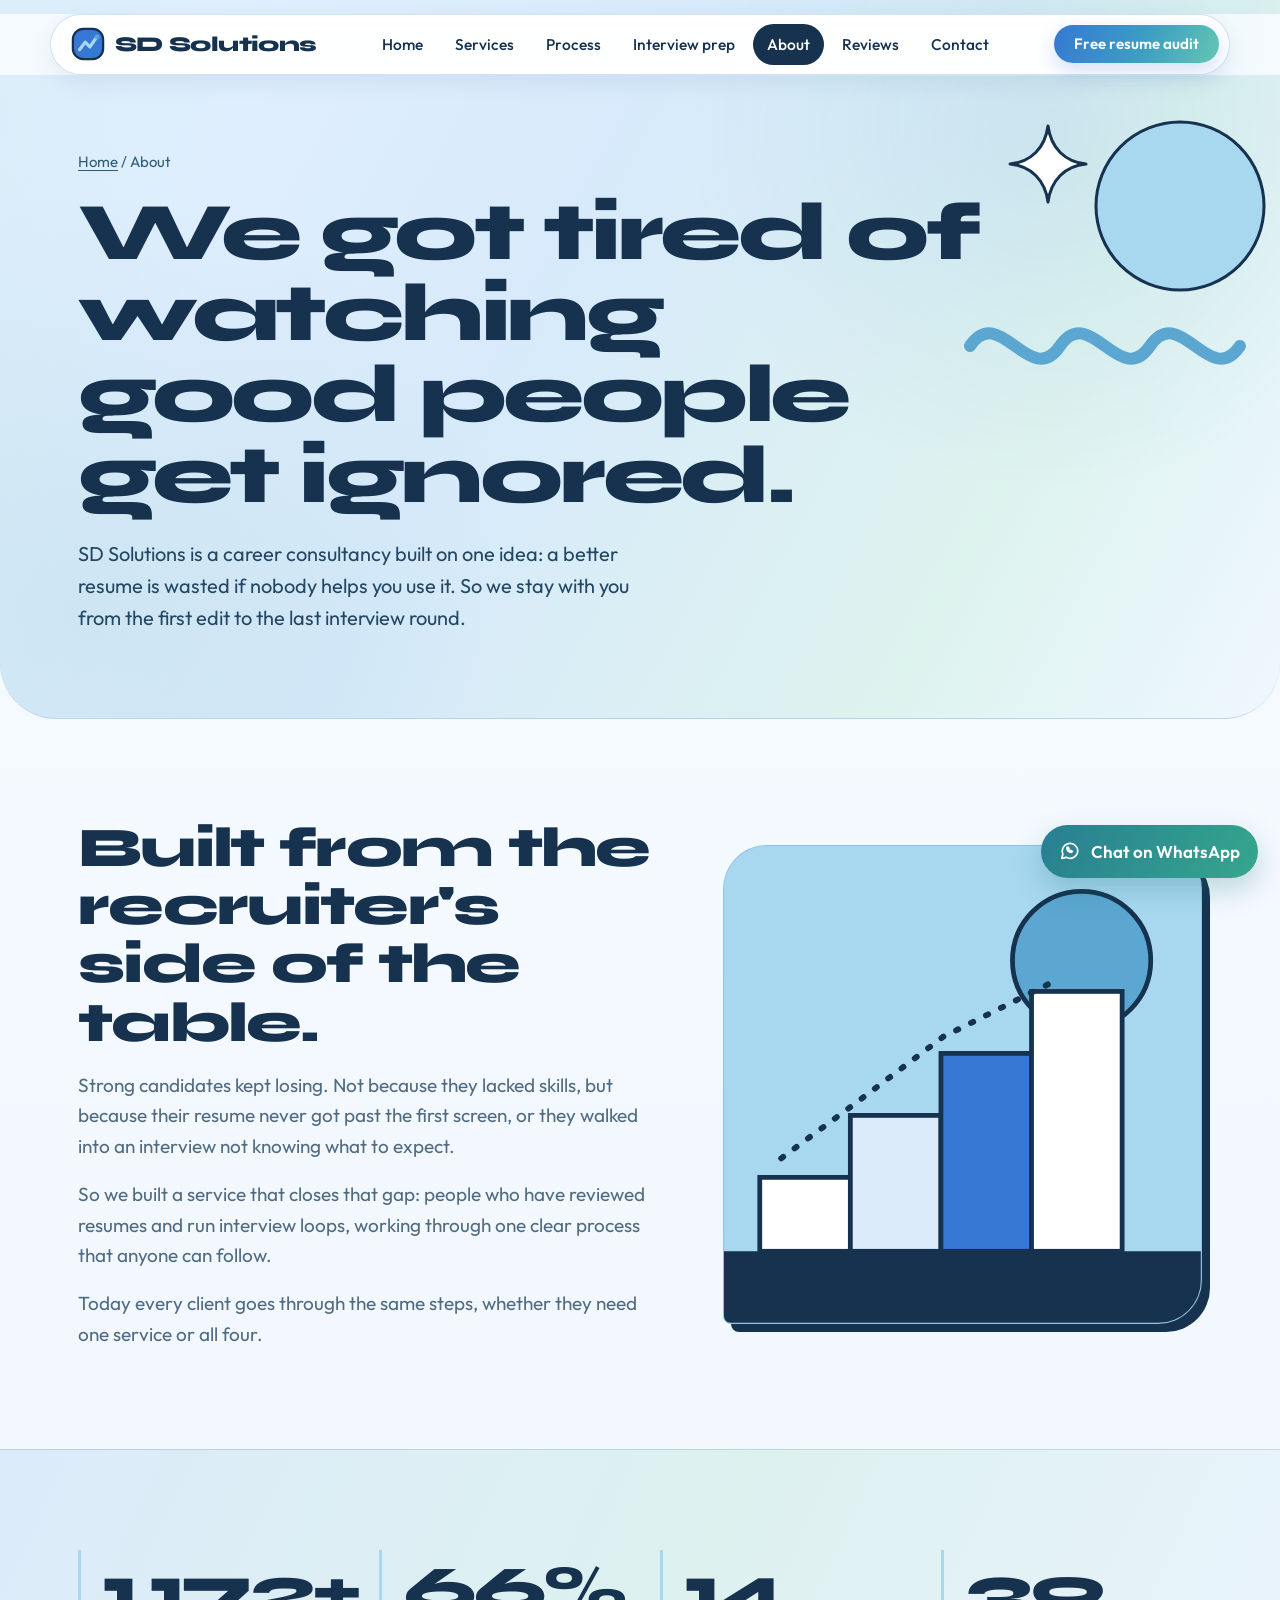
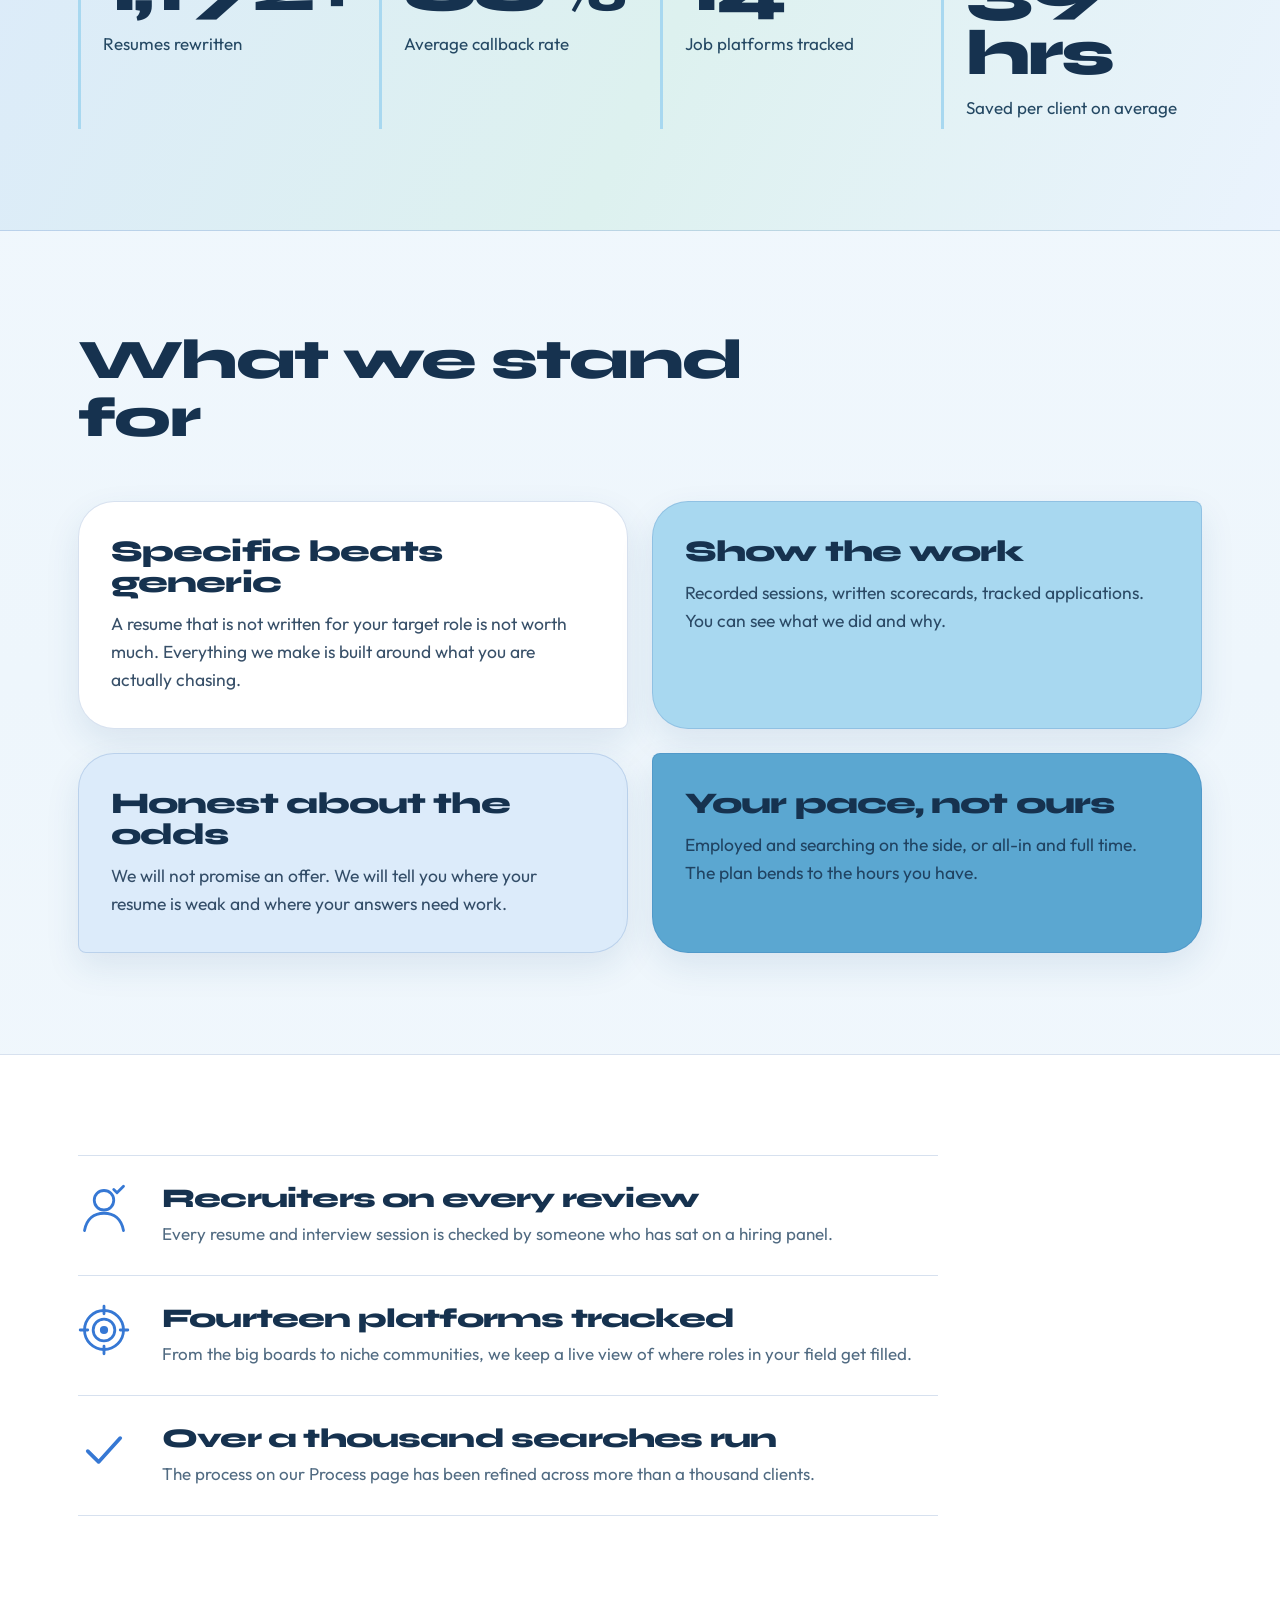
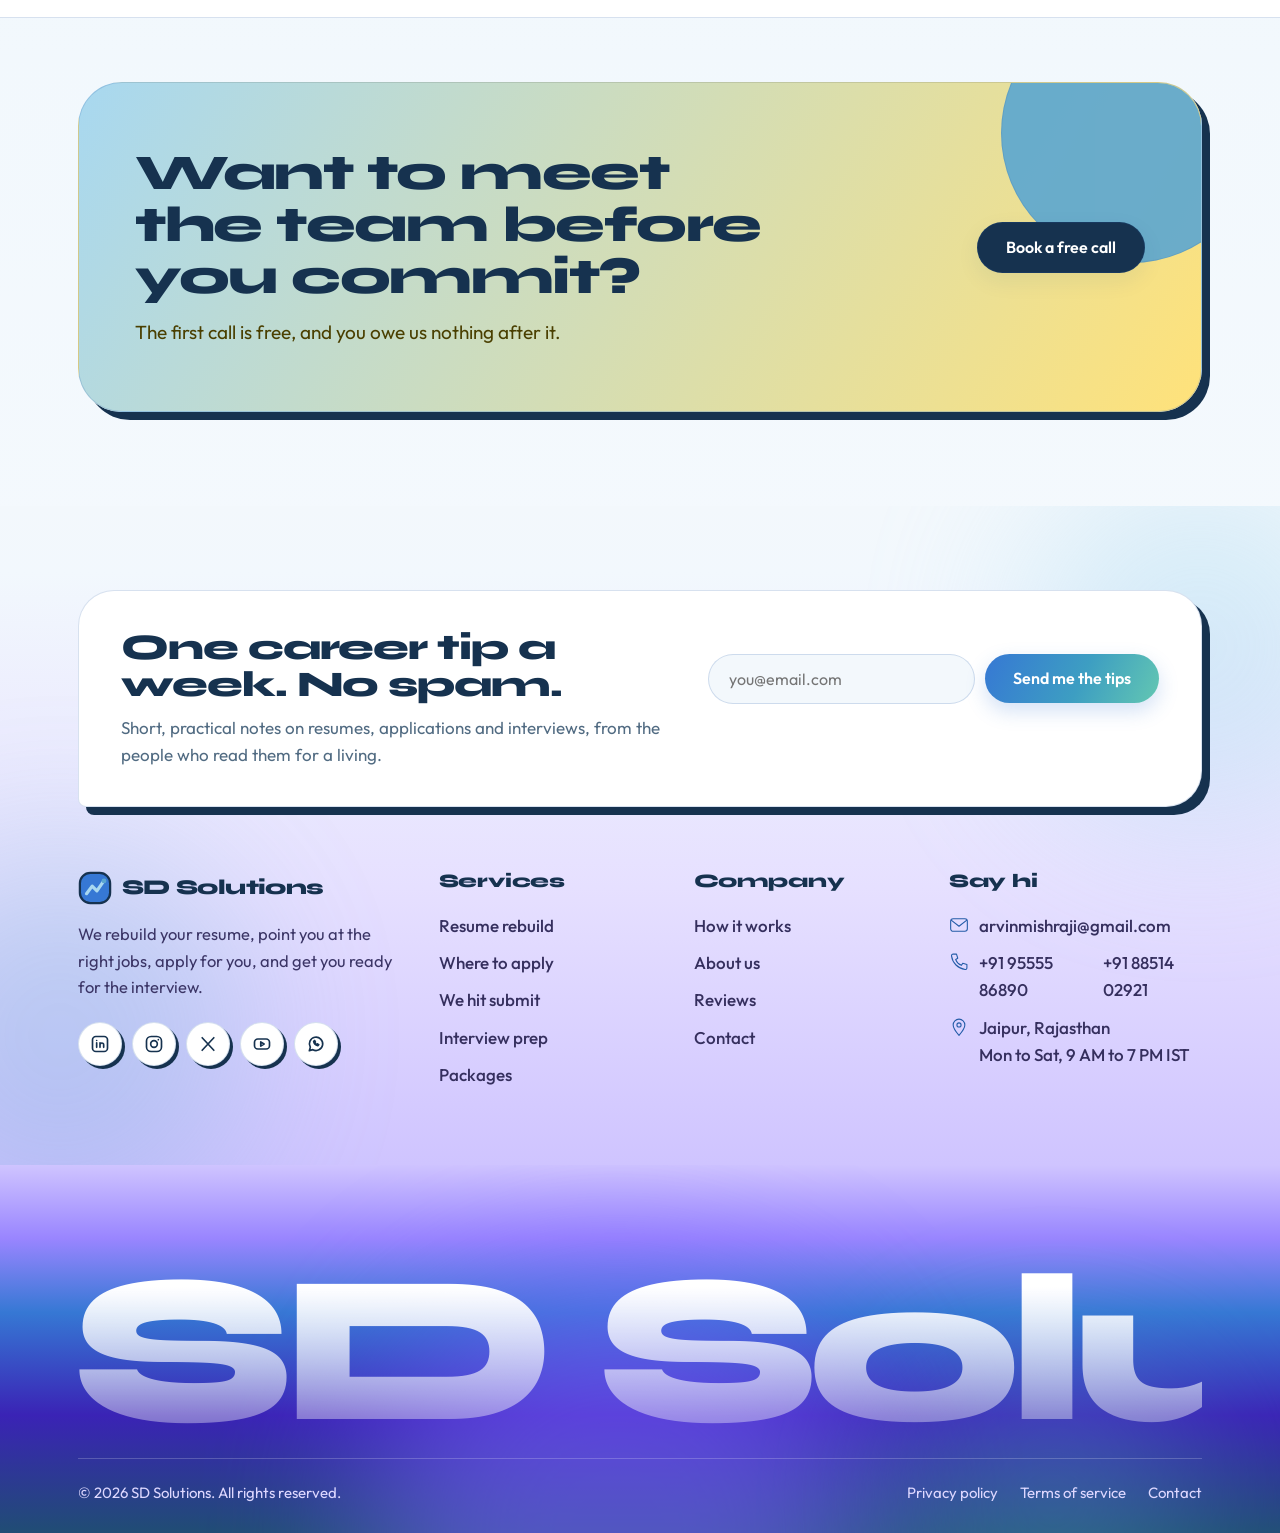
<file: sdSolutions/about.html>
<!DOCTYPE html>
<html lang="en">
<head>
<meta charset="UTF-8">
<meta name="viewport" content="width=device-width, initial-scale=1.0">
<title>About | SD Solutions</title>
<meta name="description" content="Why SD Solutions exists, how we work and what we stand for.">
<meta name="theme-color" content="#3678D4">
<link rel="canonical" href="https://www.sdsolutions.example/about.html">
<meta property="og:type" content="website">
<meta property="og:site_name" content="SD Solutions">
<meta property="og:title" content="About | SD Solutions">
<meta property="og:description" content="Why SD Solutions exists, how we work and what we stand for.">
<meta property="og:url" content="https://www.sdsolutions.example/about.html">
<meta name="twitter:card" content="summary">
<script>document.documentElement.classList.add('js')</script>
<link rel="preconnect" href="https://fonts.googleapis.com">
<link rel="preconnect" href="https://fonts.gstatic.com" crossorigin>
<link href="https://fonts.googleapis.com/css2?family=Outfit:wght@300;400;500;600;700&family=Syne:wght@700;800&display=swap" rel="stylesheet">
<link rel="icon" href="data:image/svg+xml,%3Csvg xmlns='http://www.w3.org/2000/svg' viewBox='0 0 36 36'%3E%3Crect x='2' y='2' width='32' height='32' rx='11' fill='%235B3CFF' stroke='%2315112B' stroke-width='2.4'/%3E%3Cpath d='M9 24l6-8 5 5 7-10' fill='none' stroke='%23FFD23F' stroke-width='3.4' stroke-linecap='round' stroke-linejoin='round'/%3E%3C/svg%3E">
<link rel="stylesheet" href="assets/css/styles.css">
</head>
<body>
<a class="skip" href="#main">Skip to content</a>
<div class="progress" aria-hidden="true"><i></i></div>
<header class="site-header">
  <nav class="nav" aria-label="Main">
    <a href="index.html" class="logo" aria-label="SD Solutions home"><svg viewBox="0 0 36 36" aria-hidden="true"><rect x="2" y="2" width="32" height="32" rx="11" fill="#3678D4" stroke="#16324F" stroke-width="2.4"/><path d="M9 24l6-8 5 5 7-10" fill="none" stroke="#A8D8F0" stroke-width="3.4" stroke-linecap="round" stroke-linejoin="round"/><circle cx="27.5" cy="10.5" r="2.6" fill="#5BA7D1"/></svg><span>SD Solutions</span></a>
    <div class="nav-links" id="site-menu"><a href="index.html">Home</a><a href="services.html">Services</a><a href="process.html">Process</a><a href="interview-coaching.html">Interview prep</a><a href="about.html" class="active" aria-current="page">About</a><a href="reviews.html">Reviews</a><a href="contact.html">Contact</a><a class="nav-cta-mobile" href="contact.html">Get my free resume audit</a></div>
    <div class="nav-right">
      <a href="contact.html" class="btn btn-sun btn-sm"><span class="btn-label">Free resume audit</span></a>
      <button class="burger" type="button" aria-label="Open menu" aria-expanded="false" aria-controls="site-menu"><span></span><span></span><span></span></button>
    </div>
  </nav>
</header>
<main id="main">
<section class="page-hero">
  <div class="wrap">
    <div class="crumb"><a href="index.html">Home</a> / About</div>
    <h1>We got tired of watching good people get ignored.</h1>
    <p class="lede">SD Solutions is a career consultancy built on one idea: a better resume is wasted if nobody helps you use it. So we stay with you from the first edit to the last interview round.</p>
  </div>
  <svg class="deco" viewBox="0 0 380 300" aria-hidden="true">
  <circle cx="250" cy="110" r="84" fill="#A8D8F0" stroke="#16324F" stroke-width="3"/>
  <path d="M40 250c30-44 60 44 90 0s60 44 90 0 60 44 90 0" fill="none" stroke="#5BA7D1" stroke-width="12" stroke-linecap="round"/>
  <path d="M118 30c3 22 17 36 38 38-21 2-35 16-38 38-3-22-17-36-38-38 21-2 35-16 38-38z" fill="#fff" stroke="#16324F" stroke-width="3" stroke-linejoin="round"/>
</svg>
</section>
<section class="section">
  <div class="wrap">
    <div class="story">
      <div class="reveal" data-reveal="left">
        <h2>Built from the recruiter's side of the table.</h2>
        <p>Strong candidates kept losing. Not because they lacked skills, but because their resume never got past the first screen, or they walked into an interview not knowing what to expect.</p>
        <p>So we built a service that closes that gap: people who have reviewed resumes and run interview loops, working through one clear process that anyone can follow.</p>
        <p>Today every client goes through the same steps, whether they need one service or all four.</p>
      </div>
      <div class="story-art reveal" data-reveal="right"><svg viewBox="0 0 400 400" role="img" aria-label="Rising steps toward a goal">
  <rect width="400" height="400" fill="#A8D8F0"/>
  <circle cx="300" cy="96" r="58" fill="#5BA7D1" stroke="#16324F" stroke-width="4"/>
  <path d="M0 340h400v60H0z" fill="#16324F"/>
  <rect x="30" y="278" width="76" height="62" fill="#fff" stroke="#16324F" stroke-width="4"/>
  <rect x="106" y="226" width="76" height="114" fill="#DCEBFA" stroke="#16324F" stroke-width="4"/>
  <rect x="182" y="174" width="76" height="166" fill="#3678D4" stroke="#16324F" stroke-width="4"/>
  <rect x="258" y="122" width="76" height="218" fill="#fff" stroke="#16324F" stroke-width="4"/>
  <path d="M48 262l62-46 74-56 88-44" fill="none" stroke="#16324F" stroke-width="5" stroke-linecap="round" stroke-dasharray="2 12"/>
</svg></div>
    </div>
  </div>
</section>

<section class="section band-grad">
  <div class="wrap">
    <div class="stats" data-stagger>
      <div class="stat reveal"><b data-count="1200" data-suffix="+">1,200+</b><span>Resumes rewritten</span></div>
      <div class="stat reveal"><b data-count="68" data-suffix="%">68%</b><span>Average callback rate</span></div>
      <div class="stat reveal"><b data-count="14">14</b><span>Job platforms tracked</span></div>
      <div class="stat reveal"><b data-count="40" data-suffix=" hrs">40 hrs</b><span>Saved per client on average</span></div>
    </div>
  </div>
</section>

<section class="section">
  <div class="wrap">
    <div class="section-head reveal"><h2>What we stand for</h2></div>
    <div class="beliefs" data-stagger>
      <div class="belief reveal"><h3>Specific beats generic</h3><p>A resume that is not written for your target role is not worth much. Everything we make is built around what you are actually chasing.</p></div>
      <div class="belief reveal"><h3>Show the work</h3><p>Recorded sessions, written scorecards, tracked applications. You can see what we did and why.</p></div>
      <div class="belief reveal"><h3>Honest about the odds</h3><p>We will not promise an offer. We will tell you where your resume is weak and where your answers need work.</p></div>
      <div class="belief reveal"><h3>Your pace, not ours</h3><p>Employed and searching on the side, or all-in and full time. The plan bends to the hours you have.</p></div>
    </div>
  </div>
</section>

<section class="section band">
  <div class="wrap">
    <div class="facts" style="max-width:860px" data-stagger>
      <div class="fact reveal"><svg viewBox="0 0 48 48" fill="none" stroke="currentColor" stroke-width="2.6" stroke-linecap="round" stroke-linejoin="round" aria-hidden="true"><circle cx="24" cy="15" r="9"/><path d="M6 43c2-11 9-16 18-16s16 5 18 16"/><path d="M33 5l3 3 6-6"/></svg><div><h3>Recruiters on every review</h3><p>Every resume and interview session is checked by someone who has sat on a hiring panel.</p></div></div>
      <div class="fact reveal"><svg viewBox="0 0 48 48" fill="none" stroke="currentColor" stroke-width="2.6" stroke-linecap="round" stroke-linejoin="round" aria-hidden="true"><circle cx="24" cy="24" r="18"/><circle cx="24" cy="24" r="10"/><circle cx="24" cy="24" r="2.5" fill="currentColor"/><path d="M24 2v7M24 39v7M2 24h7M39 24h7"/></svg><div><h3>Fourteen platforms tracked</h3><p>From the big boards to niche communities, we keep a live view of where roles in your field get filled.</p></div></div>
      <div class="fact reveal"><svg viewBox="0 0 48 48" fill="none" stroke="currentColor" stroke-width="3.4" stroke-linecap="round" stroke-linejoin="round" aria-hidden="true"><path d="M9 25l10 10 20-22"/></svg><div><h3>Over a thousand searches run</h3><p>The process on our Process page has been refined across more than a thousand clients.</p></div></div>
    </div>
  </div>
</section>
<section class="section-tight">
  <div class="wrap">
    <div class="cta reveal" data-reveal="zoom">
      <div><h2>Want to meet the team before you commit?</h2><p>The first call is free, and you owe us nothing after it.</p></div>
      <a href="contact.html" class="btn btn-ink"><span class="btn-label">Book a free call</span></a>
    </div>
  </div>
</section>
</main>
<footer class="site-footer">
  <div class="foot-top">
    <span class="foot-glow g1" aria-hidden="true"></span><span class="foot-glow g2" aria-hidden="true"></span>
    <div class="wrap">
      <div class="foot-cta">
        <div>
          <h3>One career tip a week. No spam.</h3>
          <p>Short, practical notes on resumes, applications and interviews, from the people who read them for a living.</p>
        </div>
        <form class="sub-form" data-form="newsletter" novalidate aria-label="Newsletter signup">
          <div class="field">
            <label class="sr-only" for="sub-email">Email address</label>
            <input id="sub-email" name="email" type="email" placeholder="you@email.com" autocomplete="email" required data-required-msg="Add your email to subscribe.">
            <span class="err" role="alert"></span>
          </div>
          <div class="hp" aria-hidden="true"><label>Website<input type="text" name="website" tabindex="-1" autocomplete="off"></label></div>
          <button type="submit" class="btn btn-violet"><span class="btn-label">Send me the tips</span></button>
          <p class="sub-msg" role="status" aria-live="polite"></p>
        </form>
      </div>

      <div class="foot-grid">
        <div class="foot-brand">
          <a href="index.html" class="logo"><svg viewBox="0 0 36 36" aria-hidden="true"><rect x="2" y="2" width="32" height="32" rx="11" fill="#3678D4" stroke="#16324F" stroke-width="2.4"/><path d="M9 24l6-8 5 5 7-10" fill="none" stroke="#A8D8F0" stroke-width="3.4" stroke-linecap="round" stroke-linejoin="round"/><circle cx="27.5" cy="10.5" r="2.6" fill="#5BA7D1"/></svg><span>SD Solutions</span></a>
          <p>We rebuild your resume, point you at the right jobs, apply for you, and get you ready for the interview.</p>
          <div class="socials"><a href="#" aria-label="LinkedIn" rel="noopener"><svg viewBox="0 0 24 24" aria-hidden="true"><rect x="3" y="3" width="18" height="18" rx="4"/><path d="M8 10.5V16M8 7.8v.01M12 16v-3a2.2 2.2 0 0 1 4.4 0v3M12 10.5V16"/></svg></a><a href="#" aria-label="Instagram" rel="noopener"><svg viewBox="0 0 24 24" aria-hidden="true"><rect x="3" y="3" width="18" height="18" rx="5.5"/><circle cx="12" cy="12" r="4"/><path d="M17.2 6.8v.01"/></svg></a><a href="#" aria-label="X" rel="noopener"><svg viewBox="0 0 24 24" aria-hidden="true"><path d="M5 4.5l14 15M19 4.5l-14 15"/></svg></a><a href="#" aria-label="YouTube" rel="noopener"><svg viewBox="0 0 24 24" aria-hidden="true"><rect x="3" y="6" width="18" height="12" rx="4"/><path d="M10.5 9.5l4 2.5-4 2.5z"/></svg></a><a href="#" aria-label="WhatsApp" rel="noopener"><svg viewBox="0 0 24 24" aria-hidden="true"><path d="M4 20l1.2-4.1A8 8 0 1 1 8.2 18.8z"/><path d="M9.2 8.8c.3 2.4 2.4 4.6 5 5.2l1.1-1.2-1.9-1-.9.7c-.7-.3-1.5-1.1-1.9-1.9l.7-.9-1-1.9z"/></svg></a></div>
        </div>
        <nav class="foot-col" aria-label="Services">
          <h4>Services</h4>
          <a href="services.html#resume">Resume rebuild</a>
          <a href="services.html#platform">Where to apply</a>
          <a href="services.html#submission">We hit submit</a>
          <a href="interview-coaching.html">Interview prep</a>
          <a href="services.html#plans">Packages</a>
        </nav>
        <nav class="foot-col" aria-label="Company">
          <h4>Company</h4>
          <a href="process.html">How it works</a>
          <a href="about.html">About us</a>
          <a href="reviews.html">Reviews</a>
          <a href="contact.html">Contact</a>
        </nav>
        <div class="foot-col">
          <h4>Say hi</h4>
          <ul class="foot-contact">
            <li><svg viewBox="0 0 48 48" fill="none" stroke="currentColor" stroke-width="2.6" stroke-linecap="round" stroke-linejoin="round" aria-hidden="true"><rect x="4" y="9" width="40" height="30" rx="6"/><path d="M6 13l18 14 18-14"/></svg><a href="mailto:arvinmishraji@gmail.com">arvinmishraji@gmail.com</a></li>
            <li><svg viewBox="0 0 48 48" fill="none" stroke="currentColor" stroke-width="2.6" stroke-linecap="round" stroke-linejoin="round" aria-hidden="true"><path d="M10 5h8l3 10-5 3a24 24 0 0 0 14 14l3-5 10 3v8a4 4 0 0 1-4.4 4A38 38 0 0 1 6 9.4 4 4 0 0 1 10 5z"/></svg><a href="tel:+919555586890">+91 95555 86890</a><br><a href="tel:+918851402921">+91 88514 02921</a></li>
            <li><svg viewBox="0 0 48 48" fill="none" stroke="currentColor" stroke-width="2.6" stroke-linecap="round" stroke-linejoin="round" aria-hidden="true"><path d="M24 44C12 30 10 24 10 19a14 14 0 0 1 28 0c0 5-2 11-14 25z"/><circle cx="24" cy="19" r="5"/></svg><span>Jaipur, Rajasthan<br>Mon to Sat, 9 AM to 7 PM IST</span></li>
          </ul>
        </div>
      </div>
    </div>
  </div>
  <div class="foot-base">
    <span class="foot-glow g3" aria-hidden="true"></span><span class="foot-glow g4" aria-hidden="true"></span>
    <div class="wrap">
      <div class="wordmark" aria-hidden="true">SD Solutions</div>
      <div class="foot-legal">
        <span>&copy; 2026 SD Solutions. All rights reserved.</span>
        <nav class="legal-links" aria-label="Legal"><a href="privacy.html">Privacy policy</a><a href="terms.html">Terms of service</a><a href="contact.html">Contact</a></nav>
      </div>
    </div>
  </div>
</footer>
<button class="to-top" type="button" aria-label="Back to top"><svg viewBox="0 0 48 48" fill="none" stroke="currentColor" stroke-width="3.6" stroke-linecap="round" stroke-linejoin="round" aria-hidden="true"><path d="M24 41V9M10 23L24 9l14 14"/></svg></button>
<script src="assets/js/main.js"></script>
<a class="whatsapp-float" href="https://wa.me/919555586890" target="_blank" rel="noopener" aria-label="Chat on WhatsApp with +91 95555 86890"><svg viewBox="0 0 24 24" fill="none" stroke="currentColor" stroke-width="1.8" stroke-linecap="round" stroke-linejoin="round" aria-hidden="true"><path d="M20.5 11.5a8.5 8.5 0 0 1-12.6 7.4L3 20l1.2-4.5A8.5 8.5 0 1 1 20.5 11.5Z"/><path d="M8.5 8.5c.3 2.7 2.3 4.7 5 5l1.1-1.1-1.8-1-.8.7c-.7-.3-1.4-1-1.8-1.7l.7-.9-.9-1.8z"/></svg><span>Chat on WhatsApp</span></a>
</body>
</html>
</file>
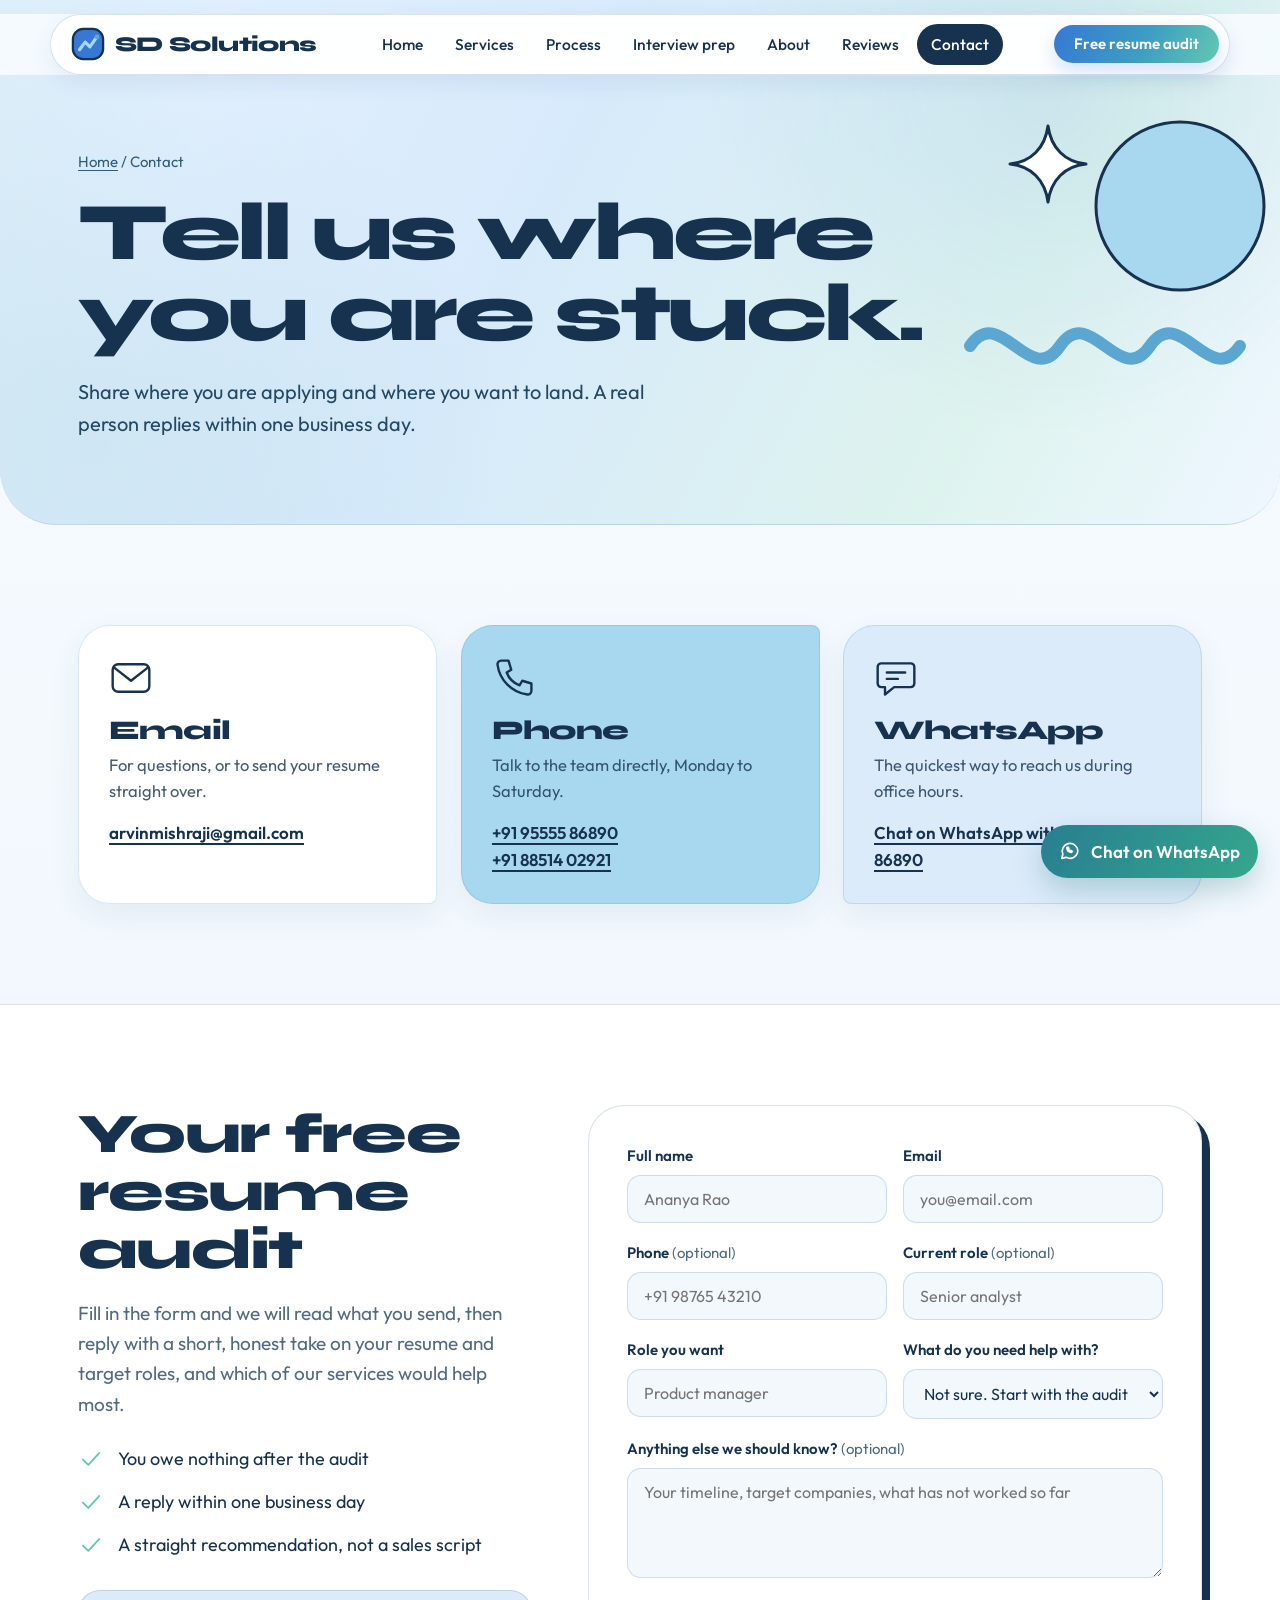
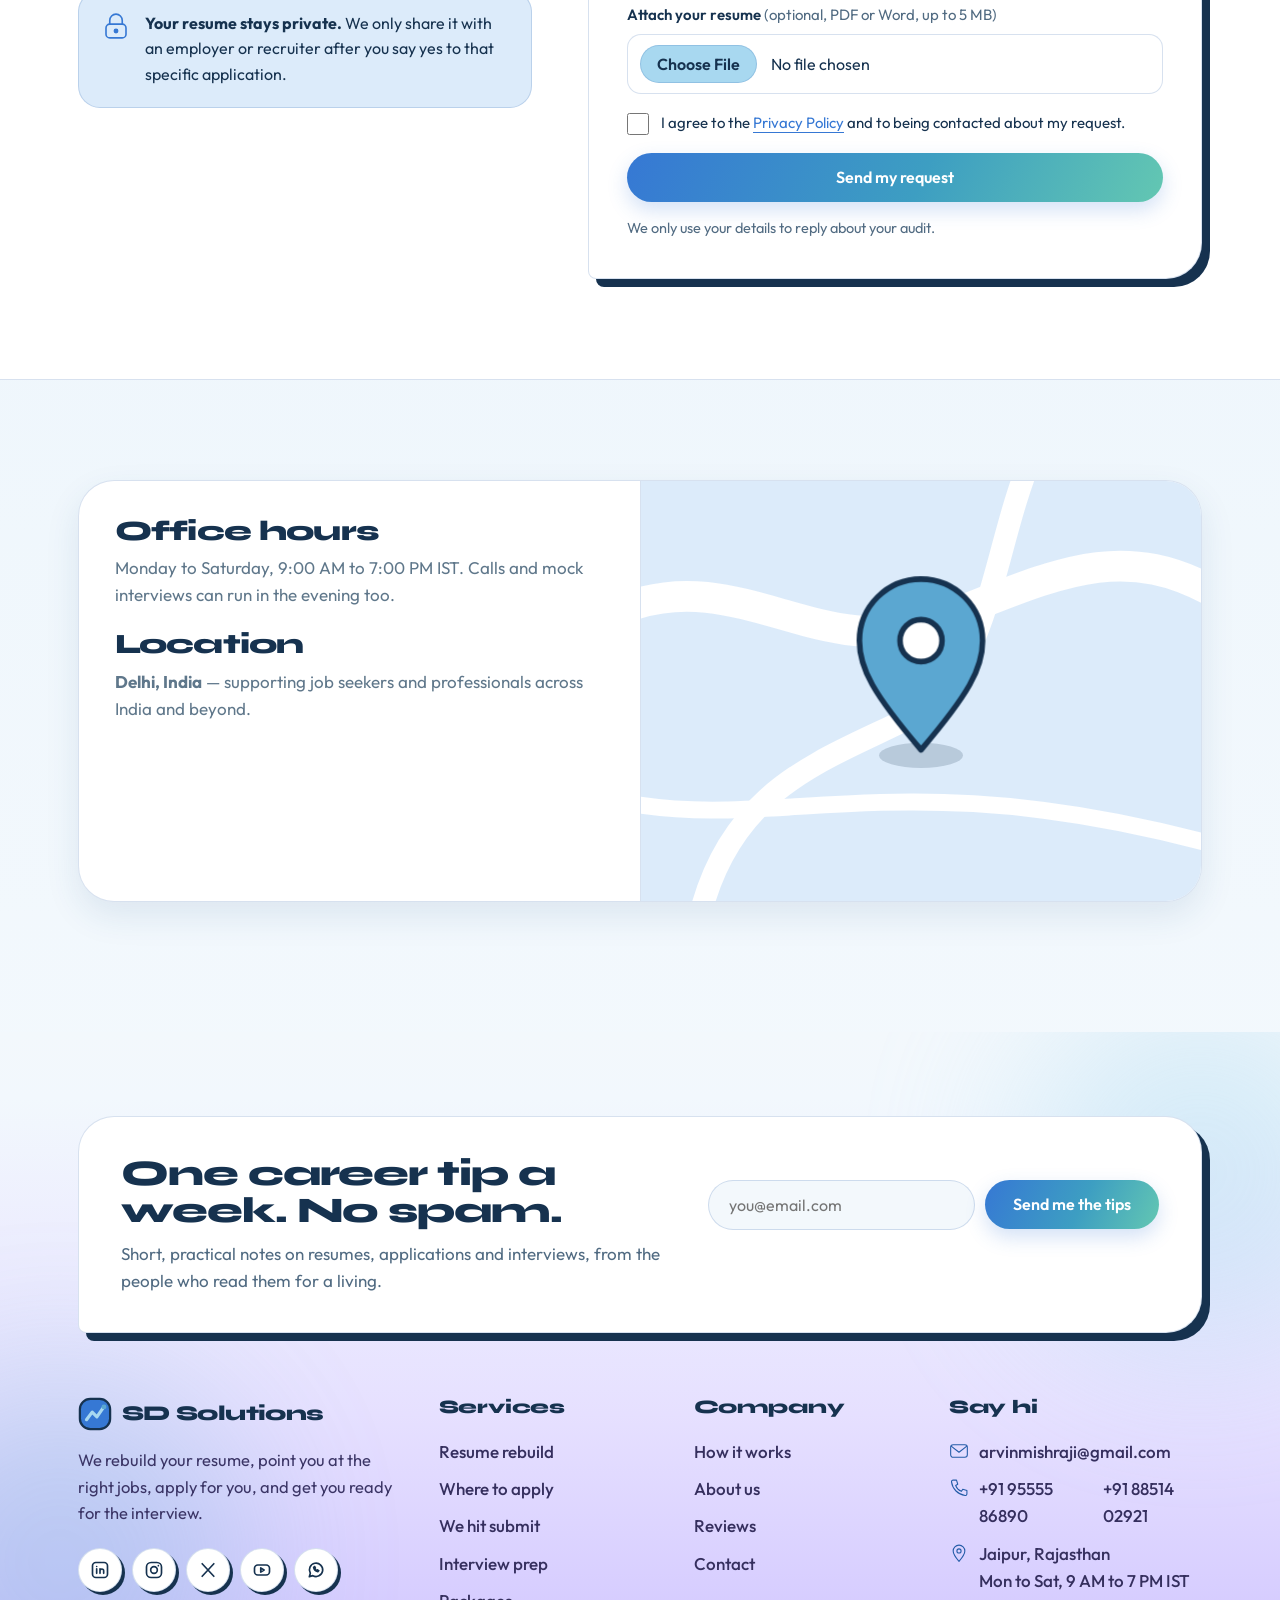
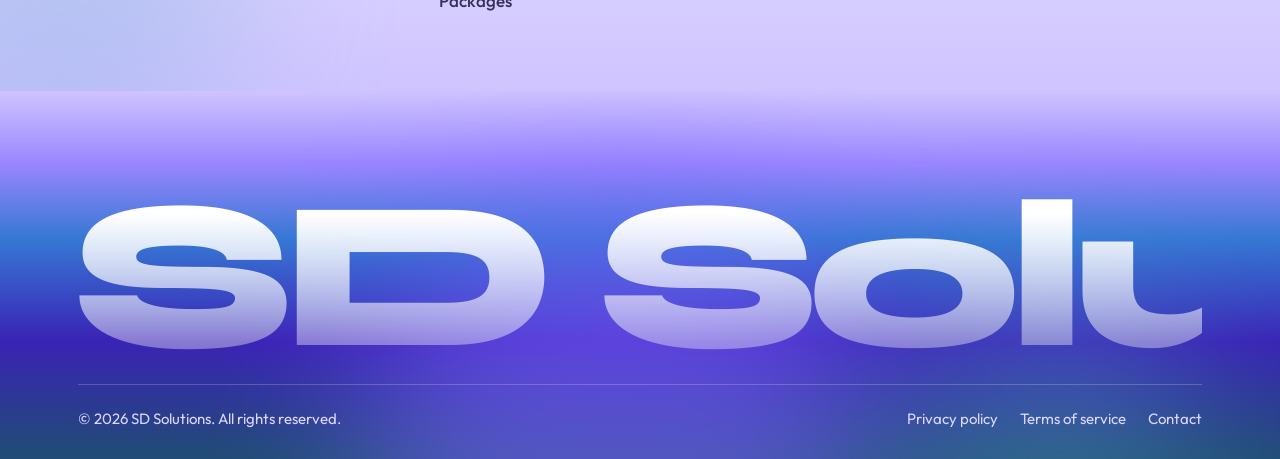
<file: sdSolutions/contact.html>
<!DOCTYPE html>
<html lang="en">
<head>
<meta charset="UTF-8">
<meta name="viewport" content="width=device-width, initial-scale=1.0">
<title>Contact | SD Solutions</title>
<meta name="description" content="Book a free resume audit or get in touch with SD Solutions.">
<meta name="theme-color" content="#3678D4">
<link rel="canonical" href="https://www.sdsolutions.example/contact.html">
<meta property="og:type" content="website">
<meta property="og:site_name" content="SD Solutions">
<meta property="og:title" content="Contact | SD Solutions">
<meta property="og:description" content="Book a free resume audit or get in touch with SD Solutions.">
<meta property="og:url" content="https://www.sdsolutions.example/contact.html">
<meta name="twitter:card" content="summary">
<script>document.documentElement.classList.add('js')</script>
<link rel="preconnect" href="https://fonts.googleapis.com">
<link rel="preconnect" href="https://fonts.gstatic.com" crossorigin>
<link href="https://fonts.googleapis.com/css2?family=Outfit:wght@300;400;500;600;700&family=Syne:wght@700;800&display=swap" rel="stylesheet">
<link rel="icon" href="data:image/svg+xml,%3Csvg xmlns='http://www.w3.org/2000/svg' viewBox='0 0 36 36'%3E%3Crect x='2' y='2' width='32' height='32' rx='11' fill='%235B3CFF' stroke='%2315112B' stroke-width='2.4'/%3E%3Cpath d='M9 24l6-8 5 5 7-10' fill='none' stroke='%23FFD23F' stroke-width='3.4' stroke-linecap='round' stroke-linejoin='round'/%3E%3C/svg%3E">
<link rel="stylesheet" href="assets/css/styles.css">
</head>
<body>
<a class="skip" href="#main">Skip to content</a>
<div class="progress" aria-hidden="true"><i></i></div>
<header class="site-header">
  <nav class="nav" aria-label="Main">
    <a href="index.html" class="logo" aria-label="SD Solutions home"><svg viewBox="0 0 36 36" aria-hidden="true"><rect x="2" y="2" width="32" height="32" rx="11" fill="#3678D4" stroke="#16324F" stroke-width="2.4"/><path d="M9 24l6-8 5 5 7-10" fill="none" stroke="#A8D8F0" stroke-width="3.4" stroke-linecap="round" stroke-linejoin="round"/><circle cx="27.5" cy="10.5" r="2.6" fill="#5BA7D1"/></svg><span>SD Solutions</span></a>
    <div class="nav-links" id="site-menu"><a href="index.html">Home</a><a href="services.html">Services</a><a href="process.html">Process</a><a href="interview-coaching.html">Interview prep</a><a href="about.html">About</a><a href="reviews.html">Reviews</a><a href="contact.html" class="active" aria-current="page">Contact</a><a class="nav-cta-mobile" href="contact.html">Get my free resume audit</a></div>
    <div class="nav-right">
      <a href="contact.html" class="btn btn-sun btn-sm"><span class="btn-label">Free resume audit</span></a>
      <button class="burger" type="button" aria-label="Open menu" aria-expanded="false" aria-controls="site-menu"><span></span><span></span><span></span></button>
    </div>
  </nav>
</header>
<main id="main">
<section class="page-hero">
  <div class="wrap">
    <div class="crumb"><a href="index.html">Home</a> / Contact</div>
    <h1>Tell us where you are stuck.</h1>
    <p class="lede">Share where you are applying and where you want to land. A real person replies within one business day.</p>
  </div>
  <svg class="deco" viewBox="0 0 380 300" aria-hidden="true">
  <circle cx="250" cy="110" r="84" fill="#A8D8F0" stroke="#16324F" stroke-width="3"/>
  <path d="M40 250c30-44 60 44 90 0s60 44 90 0 60 44 90 0" fill="none" stroke="#5BA7D1" stroke-width="12" stroke-linecap="round"/>
  <path d="M118 30c3 22 17 36 38 38-21 2-35 16-38 38-3-22-17-36-38-38 21-2 35-16 38-38z" fill="#fff" stroke="#16324F" stroke-width="3" stroke-linejoin="round"/>
</svg>
</section>
<section class="section">
  <div class="wrap">
    <div class="methods" data-stagger>
      <div class="method reveal"><svg viewBox="0 0 48 48" fill="none" stroke="currentColor" stroke-width="2.6" stroke-linecap="round" stroke-linejoin="round" aria-hidden="true"><rect x="4" y="9" width="40" height="30" rx="6"/><path d="M6 13l18 14 18-14"/></svg><h3>Email</h3><p>For questions, or to send your resume straight over.</p><a class="link-u" href="mailto:arvinmishraji@gmail.com">arvinmishraji@gmail.com</a></div>
      <div class="method reveal"><svg viewBox="0 0 48 48" fill="none" stroke="currentColor" stroke-width="2.6" stroke-linecap="round" stroke-linejoin="round" aria-hidden="true"><path d="M10 5h8l3 10-5 3a24 24 0 0 0 14 14l3-5 10 3v8a4 4 0 0 1-4.4 4A38 38 0 0 1 6 9.4 4 4 0 0 1 10 5z"/></svg><h3>Phone</h3><p>Talk to the team directly, Monday to Saturday.</p><a class="link-u" href="tel:+919555586890">+91 95555 86890</a><br><a class="link-u" href="tel:+918851402921">+91 88514 02921</a></div>
      <div class="method reveal"><svg viewBox="0 0 48 48" fill="none" stroke="currentColor" stroke-width="2.6" stroke-linecap="round" stroke-linejoin="round" aria-hidden="true"><path d="M8 8h32a4 4 0 0 1 4 4v18a4 4 0 0 1-4 4H22l-10 8v-8H8a4 4 0 0 1-4-4V12a4 4 0 0 1 4-4z"/><path d="M14 18h20M14 25h12"/></svg><h3>WhatsApp</h3><p>The quickest way to reach us during office hours.</p><a class="link-u" href="https://wa.me/919555586890" target="_blank" rel="noopener">Chat on WhatsApp with +91 95555 86890</a></div>
    </div>
  </div>
</section>

<section class="section band" id="audit">
  <div class="wrap">
    <div class="contact-split">
      <div class="reveal" data-reveal="left">
        <h2>Your free resume audit</h2>
        <p style="margin-top:18px;font-size:19px">Fill in the form and we will read what you send, then reply with a short, honest take on your resume and target roles, and which of our services would help most.</p>
        <div style="margin-top:26px"><ul class="checks"><li><svg viewBox="0 0 48 48" fill="none" stroke="currentColor" stroke-width="3.4" stroke-linecap="round" stroke-linejoin="round" aria-hidden="true"><path d="M9 25l10 10 20-22"/></svg><span>You owe nothing after the audit</span></li><li><svg viewBox="0 0 48 48" fill="none" stroke="currentColor" stroke-width="3.4" stroke-linecap="round" stroke-linejoin="round" aria-hidden="true"><path d="M9 25l10 10 20-22"/></svg><span>A reply within one business day</span></li><li><svg viewBox="0 0 48 48" fill="none" stroke="currentColor" stroke-width="3.4" stroke-linecap="round" stroke-linejoin="round" aria-hidden="true"><path d="M9 25l10 10 20-22"/></svg><span>A straight recommendation, not a sales script</span></li></ul></div>
        <div class="note-card"><svg viewBox="0 0 48 48" fill="none" stroke="currentColor" stroke-width="2.6" stroke-linecap="round" stroke-linejoin="round" aria-hidden="true"><rect x="8" y="21" width="32" height="22" rx="6"/><path d="M14 21v-6a10 10 0 0 1 20 0v6"/><circle cx="24" cy="32" r="2.6" fill="currentColor"/></svg><p><b>Your resume stays private.</b> We only share it with an employer or recruiter after you say yes to that specific application.</p></div>
      </div>
      <div class="form reveal" data-reveal="right">
        <form id="contact-form" data-form="contact" novalidate>
          <div class="fields">
            <div class="row">
              <div class="field"><label for="name">Full name</label><input id="name" name="name" type="text" autocomplete="name" placeholder="Ananya Rao" required data-required-msg="Please tell us your name."><span class="err" role="alert"></span></div>
              <div class="field"><label for="email">Email</label><input id="email" name="email" type="email" autocomplete="email" placeholder="you@email.com" required data-required-msg="We need an email to reply to."><span class="err" role="alert"></span></div>
            </div>
            <div class="row">
              <div class="field"><label for="phone">Phone <span class="opt">(optional)</span></label><input id="phone" name="phone" type="tel" autocomplete="tel" placeholder="+91 98765 43210"><span class="err" role="alert"></span></div>
              <div class="field"><label for="current-role">Current role <span class="opt">(optional)</span></label><input id="current-role" name="currentRole" type="text" placeholder="Senior analyst"></div>
            </div>
            <div class="row">
              <div class="field"><label for="target-role">Role you want</label><input id="target-role" name="targetRole" type="text" placeholder="Product manager" required data-required-msg="Tell us the role you are aiming for."><span class="err" role="alert"></span></div>
              <div class="field"><label for="service">What do you need help with?</label>
                <select id="service" name="service">
                  <option>Not sure. Start with the audit</option>
                  <option>Resume rebuild</option>
                  <option>Know where to apply</option>
                  <option>We hit submit</option>
                  <option>Camera-ready interviews</option>
                  <option>The full runway</option>
                </select>
              </div>
            </div>
            <div class="field"><label for="message">Anything else we should know? <span class="opt">(optional)</span></label><textarea id="message" name="message" placeholder="Your timeline, target companies, what has not worked so far"></textarea></div>
            <div class="field"><label for="resume">Attach your resume <span class="opt">(optional, PDF or Word, up to 5 MB)</span></label><input id="resume" name="resume" type="file" accept=".pdf,.doc,.docx,application/pdf"><span class="err" role="alert"></span></div>
            <div class="field"><label class="consent" for="consent"><input type="checkbox" id="consent" name="consent" required data-required-msg="Please tick this so we are allowed to reply."><span>I agree to the <a href="privacy.html">Privacy Policy</a> and to being contacted about my request.</span></label><span class="err" role="alert"></span></div>
            <div class="hp" aria-hidden="true"><label>Website<input type="text" name="website" tabindex="-1" autocomplete="off"></label></div>
            <button type="submit" class="btn btn-sun" style="width:100%"><span class="btn-label">Send my request</span></button>
            <p class="form-note">We only use your details to reply about your audit.</p>
            <div class="form-status" role="alert"></div>
          </div>
        </form>
        <div class="success" role="status" aria-live="polite">
          <svg viewBox="0 0 96 96" aria-hidden="true"><circle class="ring" cx="48" cy="48" r="38" fill="#63C7B2" stroke="#16324F" stroke-width="4"/><path class="tickmark" d="M30 50l12 12 24-26" fill="none" stroke="#16324F" stroke-width="6" stroke-linecap="round" stroke-linejoin="round"/></svg>
          <h3>Got it. Thank you.</h3>
          <p>A real person will read your request and reply within one business day.</p>
          <p style="margin-top:20px"><a href="index.html" class="btn btn-white"><span class="btn-label">Back to home</span></a></p>
        </div>
      </div>
    </div>
  </div>
</section>

<section class="section">
  <div class="wrap">
    <div class="office reveal" data-reveal="zoom">
      <div class="office-info">
        <h3>Office hours</h3>
        <p>Monday to Saturday, 9:00 AM to 7:00 PM IST. Calls and mock interviews can run in the evening too.</p>
        <h3>Location</h3>
        <p><strong>Delhi, India</strong> — supporting job seekers and professionals across India and beyond.</p>
      </div>
      <div class="office-map"><svg viewBox="0 0 400 300" preserveAspectRatio="xMidYMid slice" role="img" aria-label="Map pin for Delhi, India">
  <rect width="400" height="300" fill="#DCEBFA"/>
  <path d="M-10 90c80-30 140 40 220 10s130-60 200-20" fill="none" stroke="#fff" stroke-width="22" stroke-linecap="round"/>
  <path d="M40 320c20-100 90-120 150-150s60-120 90-190" fill="none" stroke="#fff" stroke-width="16" stroke-linecap="round"/>
  <path d="M-10 230c110 20 200-30 420 30" fill="none" stroke="#fff" stroke-width="12" stroke-linecap="round"/>
  <ellipse cx="200" cy="196" rx="30" ry="9" fill="#16324F" opacity=".18"/>
  <g class="pin"><path d="M200 192c-34-40-44-58-44-78a44 44 0 0 1 88 0c0 20-10 38-44 78z" fill="#5BA7D1" stroke="#16324F" stroke-width="4" stroke-linejoin="round"/>
  <circle cx="200" cy="114" r="15" fill="#fff" stroke="#16324F" stroke-width="4"/></g>
</svg></div>
    </div>
  </div>
</section>

</main>
<footer class="site-footer">
  <div class="foot-top">
    <span class="foot-glow g1" aria-hidden="true"></span><span class="foot-glow g2" aria-hidden="true"></span>
    <div class="wrap">
      <div class="foot-cta">
        <div>
          <h3>One career tip a week. No spam.</h3>
          <p>Short, practical notes on resumes, applications and interviews, from the people who read them for a living.</p>
        </div>
        <form class="sub-form" data-form="newsletter" novalidate aria-label="Newsletter signup">
          <div class="field">
            <label class="sr-only" for="sub-email">Email address</label>
            <input id="sub-email" name="email" type="email" placeholder="you@email.com" autocomplete="email" required data-required-msg="Add your email to subscribe.">
            <span class="err" role="alert"></span>
          </div>
          <div class="hp" aria-hidden="true"><label>Website<input type="text" name="website" tabindex="-1" autocomplete="off"></label></div>
          <button type="submit" class="btn btn-violet"><span class="btn-label">Send me the tips</span></button>
          <p class="sub-msg" role="status" aria-live="polite"></p>
        </form>
      </div>

      <div class="foot-grid">
        <div class="foot-brand">
          <a href="index.html" class="logo"><svg viewBox="0 0 36 36" aria-hidden="true"><rect x="2" y="2" width="32" height="32" rx="11" fill="#3678D4" stroke="#16324F" stroke-width="2.4"/><path d="M9 24l6-8 5 5 7-10" fill="none" stroke="#A8D8F0" stroke-width="3.4" stroke-linecap="round" stroke-linejoin="round"/><circle cx="27.5" cy="10.5" r="2.6" fill="#5BA7D1"/></svg><span>SD Solutions</span></a>
          <p>We rebuild your resume, point you at the right jobs, apply for you, and get you ready for the interview.</p>
          <div class="socials"><a href="#" aria-label="LinkedIn" rel="noopener"><svg viewBox="0 0 24 24" aria-hidden="true"><rect x="3" y="3" width="18" height="18" rx="4"/><path d="M8 10.5V16M8 7.8v.01M12 16v-3a2.2 2.2 0 0 1 4.4 0v3M12 10.5V16"/></svg></a><a href="#" aria-label="Instagram" rel="noopener"><svg viewBox="0 0 24 24" aria-hidden="true"><rect x="3" y="3" width="18" height="18" rx="5.5"/><circle cx="12" cy="12" r="4"/><path d="M17.2 6.8v.01"/></svg></a><a href="#" aria-label="X" rel="noopener"><svg viewBox="0 0 24 24" aria-hidden="true"><path d="M5 4.5l14 15M19 4.5l-14 15"/></svg></a><a href="#" aria-label="YouTube" rel="noopener"><svg viewBox="0 0 24 24" aria-hidden="true"><rect x="3" y="6" width="18" height="12" rx="4"/><path d="M10.5 9.5l4 2.5-4 2.5z"/></svg></a><a href="#" aria-label="WhatsApp" rel="noopener"><svg viewBox="0 0 24 24" aria-hidden="true"><path d="M4 20l1.2-4.1A8 8 0 1 1 8.2 18.8z"/><path d="M9.2 8.8c.3 2.4 2.4 4.6 5 5.2l1.1-1.2-1.9-1-.9.7c-.7-.3-1.5-1.1-1.9-1.9l.7-.9-1-1.9z"/></svg></a></div>
        </div>
        <nav class="foot-col" aria-label="Services">
          <h4>Services</h4>
          <a href="services.html#resume">Resume rebuild</a>
          <a href="services.html#platform">Where to apply</a>
          <a href="services.html#submission">We hit submit</a>
          <a href="interview-coaching.html">Interview prep</a>
          <a href="services.html#plans">Packages</a>
        </nav>
        <nav class="foot-col" aria-label="Company">
          <h4>Company</h4>
          <a href="process.html">How it works</a>
          <a href="about.html">About us</a>
          <a href="reviews.html">Reviews</a>
          <a href="contact.html">Contact</a>
        </nav>
        <div class="foot-col">
          <h4>Say hi</h4>
          <ul class="foot-contact">
            <li><svg viewBox="0 0 48 48" fill="none" stroke="currentColor" stroke-width="2.6" stroke-linecap="round" stroke-linejoin="round" aria-hidden="true"><rect x="4" y="9" width="40" height="30" rx="6"/><path d="M6 13l18 14 18-14"/></svg><a href="mailto:arvinmishraji@gmail.com">arvinmishraji@gmail.com</a></li>
            <li><svg viewBox="0 0 48 48" fill="none" stroke="currentColor" stroke-width="2.6" stroke-linecap="round" stroke-linejoin="round" aria-hidden="true"><path d="M10 5h8l3 10-5 3a24 24 0 0 0 14 14l3-5 10 3v8a4 4 0 0 1-4.4 4A38 38 0 0 1 6 9.4 4 4 0 0 1 10 5z"/></svg><a href="tel:+919555586890">+91 95555 86890</a><br><a href="tel:+918851402921">+91 88514 02921</a></li>
            <li><svg viewBox="0 0 48 48" fill="none" stroke="currentColor" stroke-width="2.6" stroke-linecap="round" stroke-linejoin="round" aria-hidden="true"><path d="M24 44C12 30 10 24 10 19a14 14 0 0 1 28 0c0 5-2 11-14 25z"/><circle cx="24" cy="19" r="5"/></svg><span>Jaipur, Rajasthan<br>Mon to Sat, 9 AM to 7 PM IST</span></li>
          </ul>
        </div>
      </div>
    </div>
  </div>
  <div class="foot-base">
    <span class="foot-glow g3" aria-hidden="true"></span><span class="foot-glow g4" aria-hidden="true"></span>
    <div class="wrap">
      <div class="wordmark" aria-hidden="true">SD Solutions</div>
      <div class="foot-legal">
        <span>&copy; 2026 SD Solutions. All rights reserved.</span>
        <nav class="legal-links" aria-label="Legal"><a href="privacy.html">Privacy policy</a><a href="terms.html">Terms of service</a><a href="contact.html">Contact</a></nav>
      </div>
    </div>
  </div>
</footer>
<button class="to-top" type="button" aria-label="Back to top"><svg viewBox="0 0 48 48" fill="none" stroke="currentColor" stroke-width="3.6" stroke-linecap="round" stroke-linejoin="round" aria-hidden="true"><path d="M24 41V9M10 23L24 9l14 14"/></svg></button>
<script src="assets/js/main.js"></script>
<a class="whatsapp-float" href="https://wa.me/919555586890" target="_blank" rel="noopener" aria-label="Chat on WhatsApp with +91 95555 86890"><svg viewBox="0 0 24 24" fill="none" stroke="currentColor" stroke-width="1.8" stroke-linecap="round" stroke-linejoin="round" aria-hidden="true"><path d="M20.5 11.5a8.5 8.5 0 0 1-12.6 7.4L3 20l1.2-4.5A8.5 8.5 0 1 1 20.5 11.5Z"/><path d="M8.5 8.5c.3 2.7 2.3 4.7 5 5l1.1-1.1-1.8-1-.8.7c-.7-.3-1.4-1-1.8-1.7l.7-.9-.9-1.8z"/></svg><span>Chat on WhatsApp</span></a>
</body>
</html>
</file>
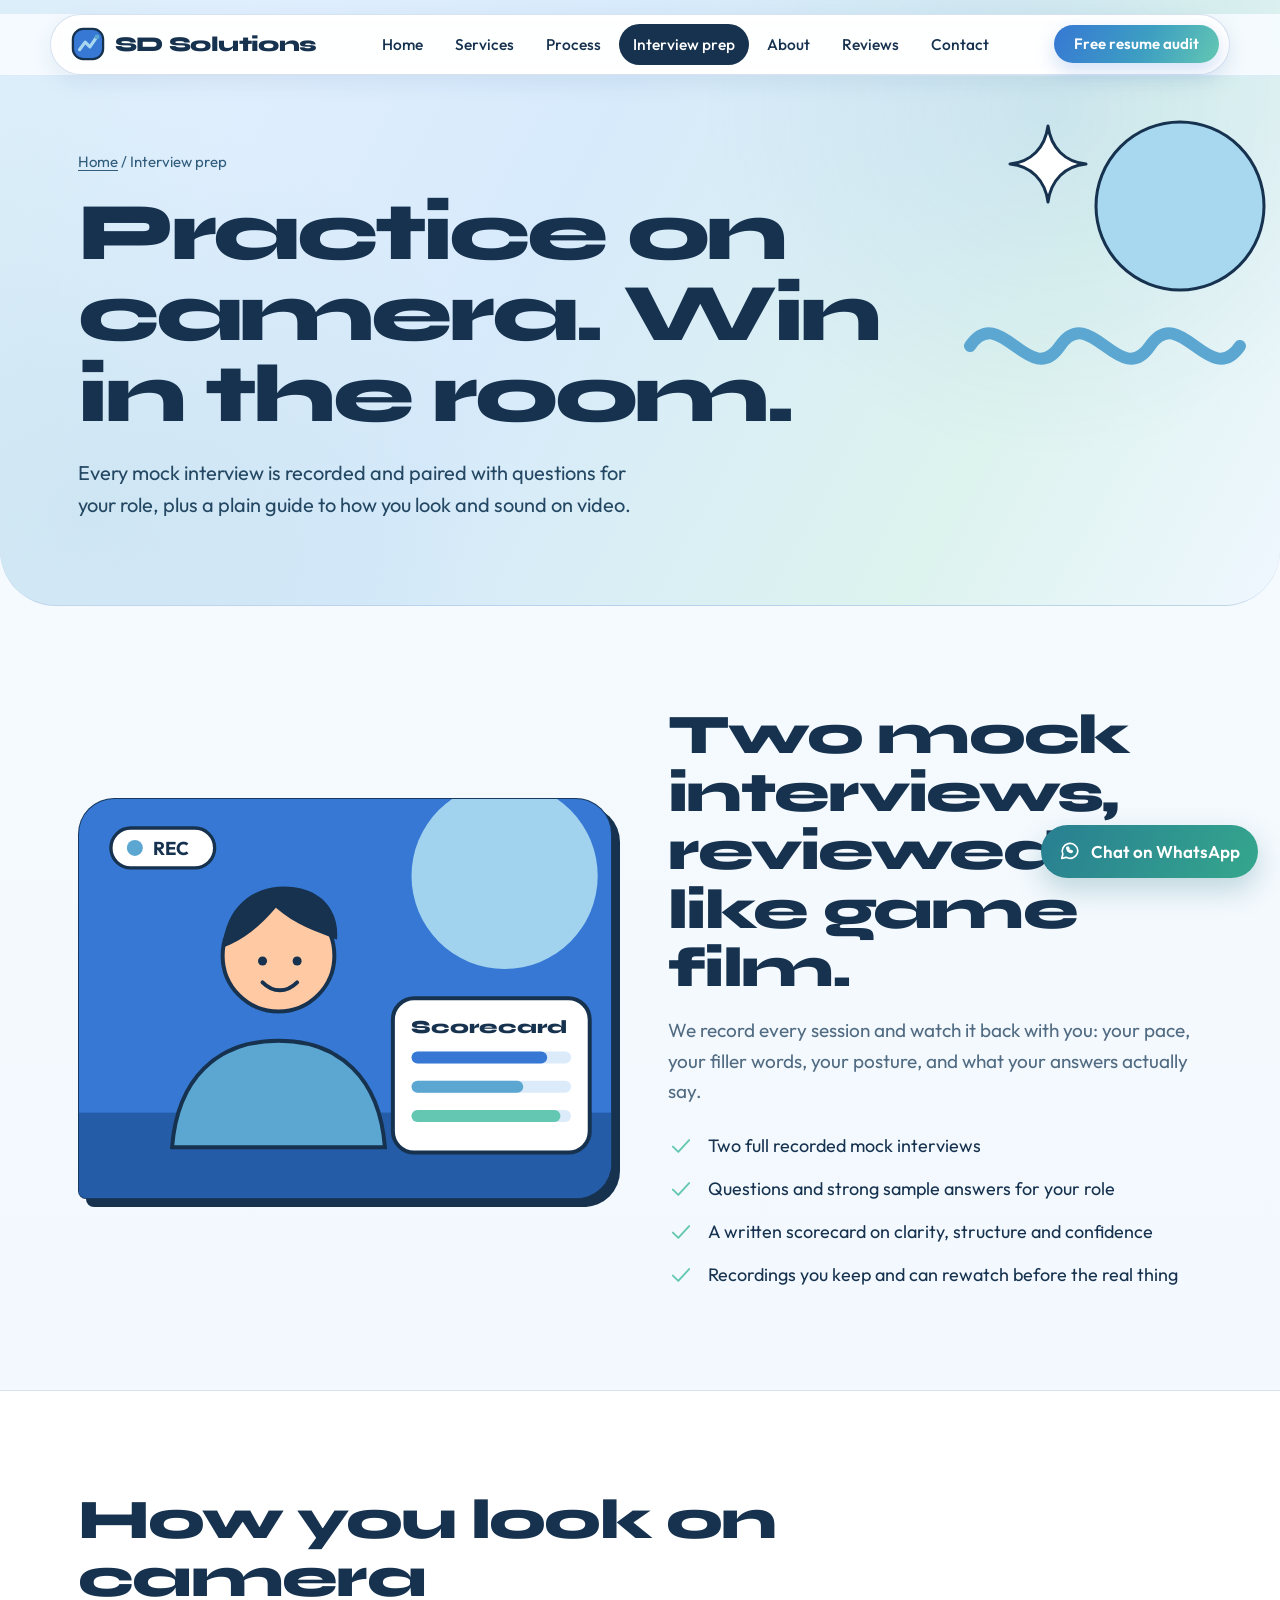
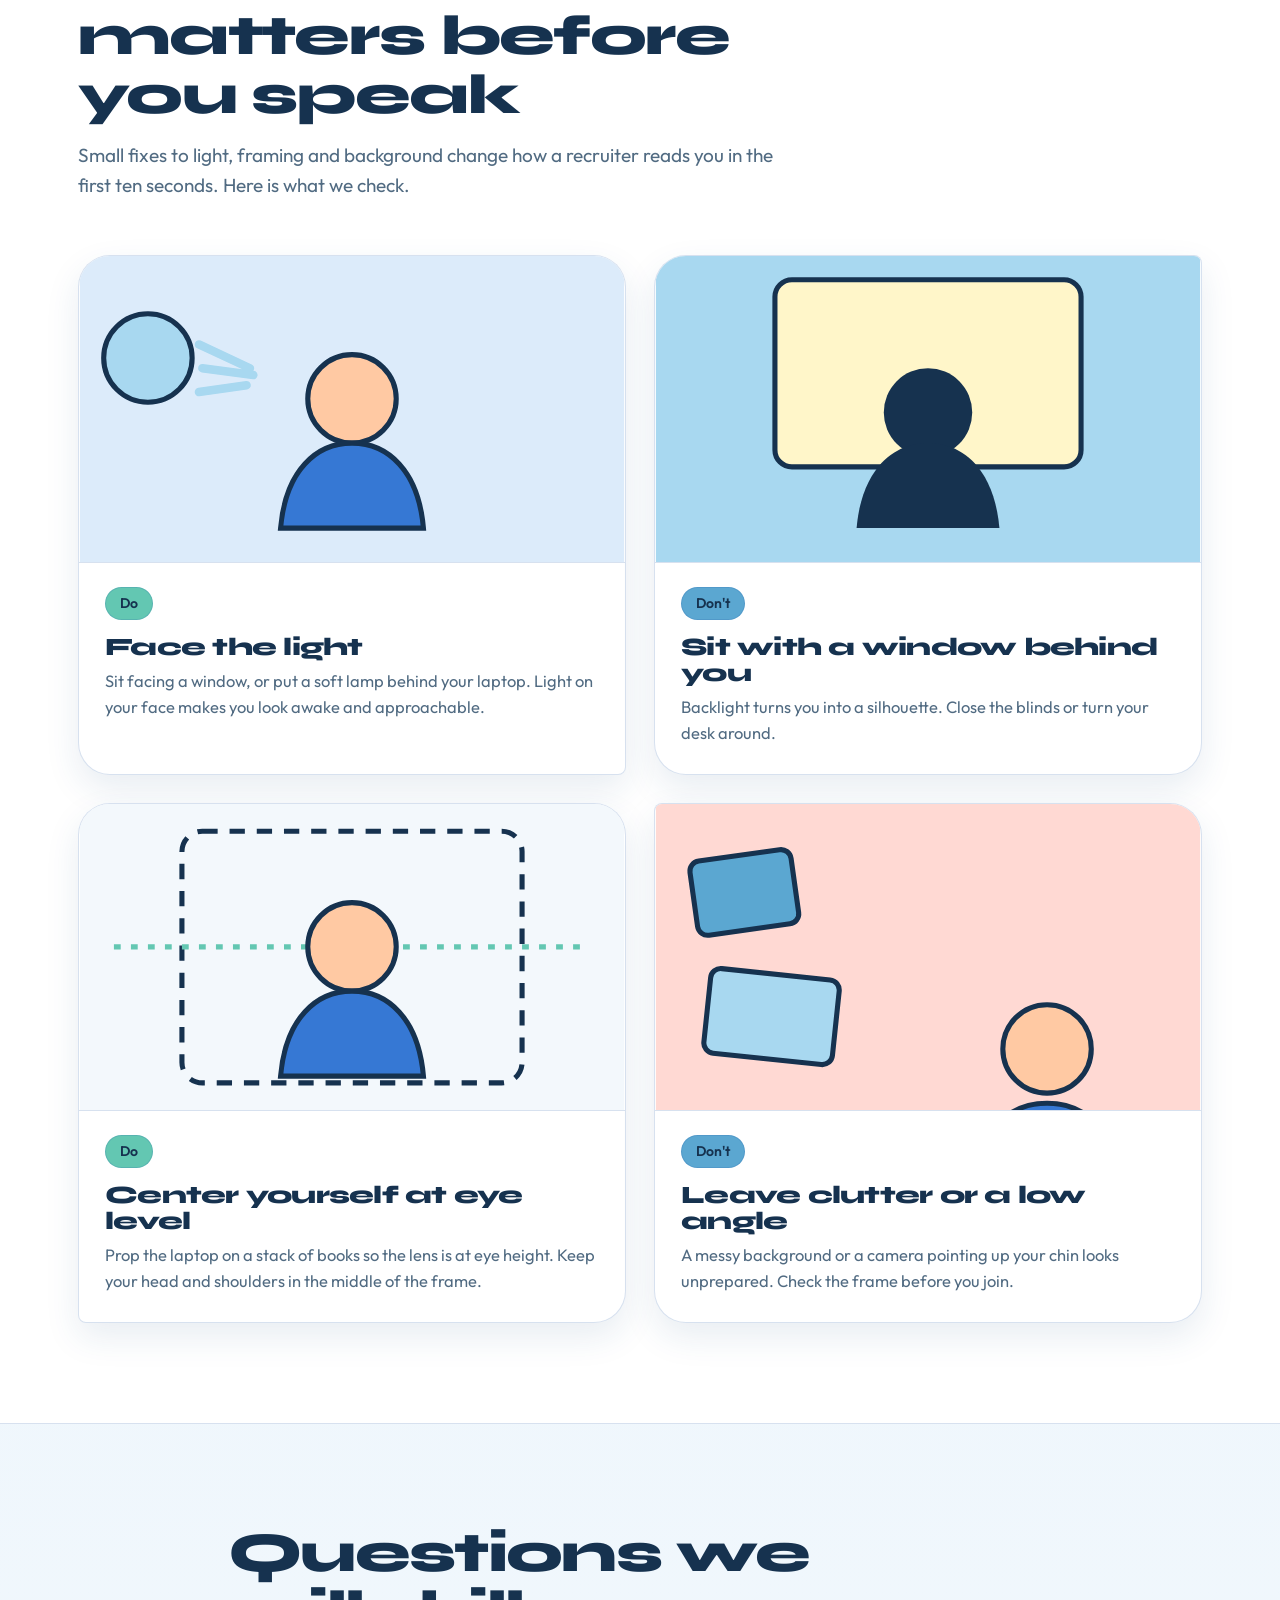
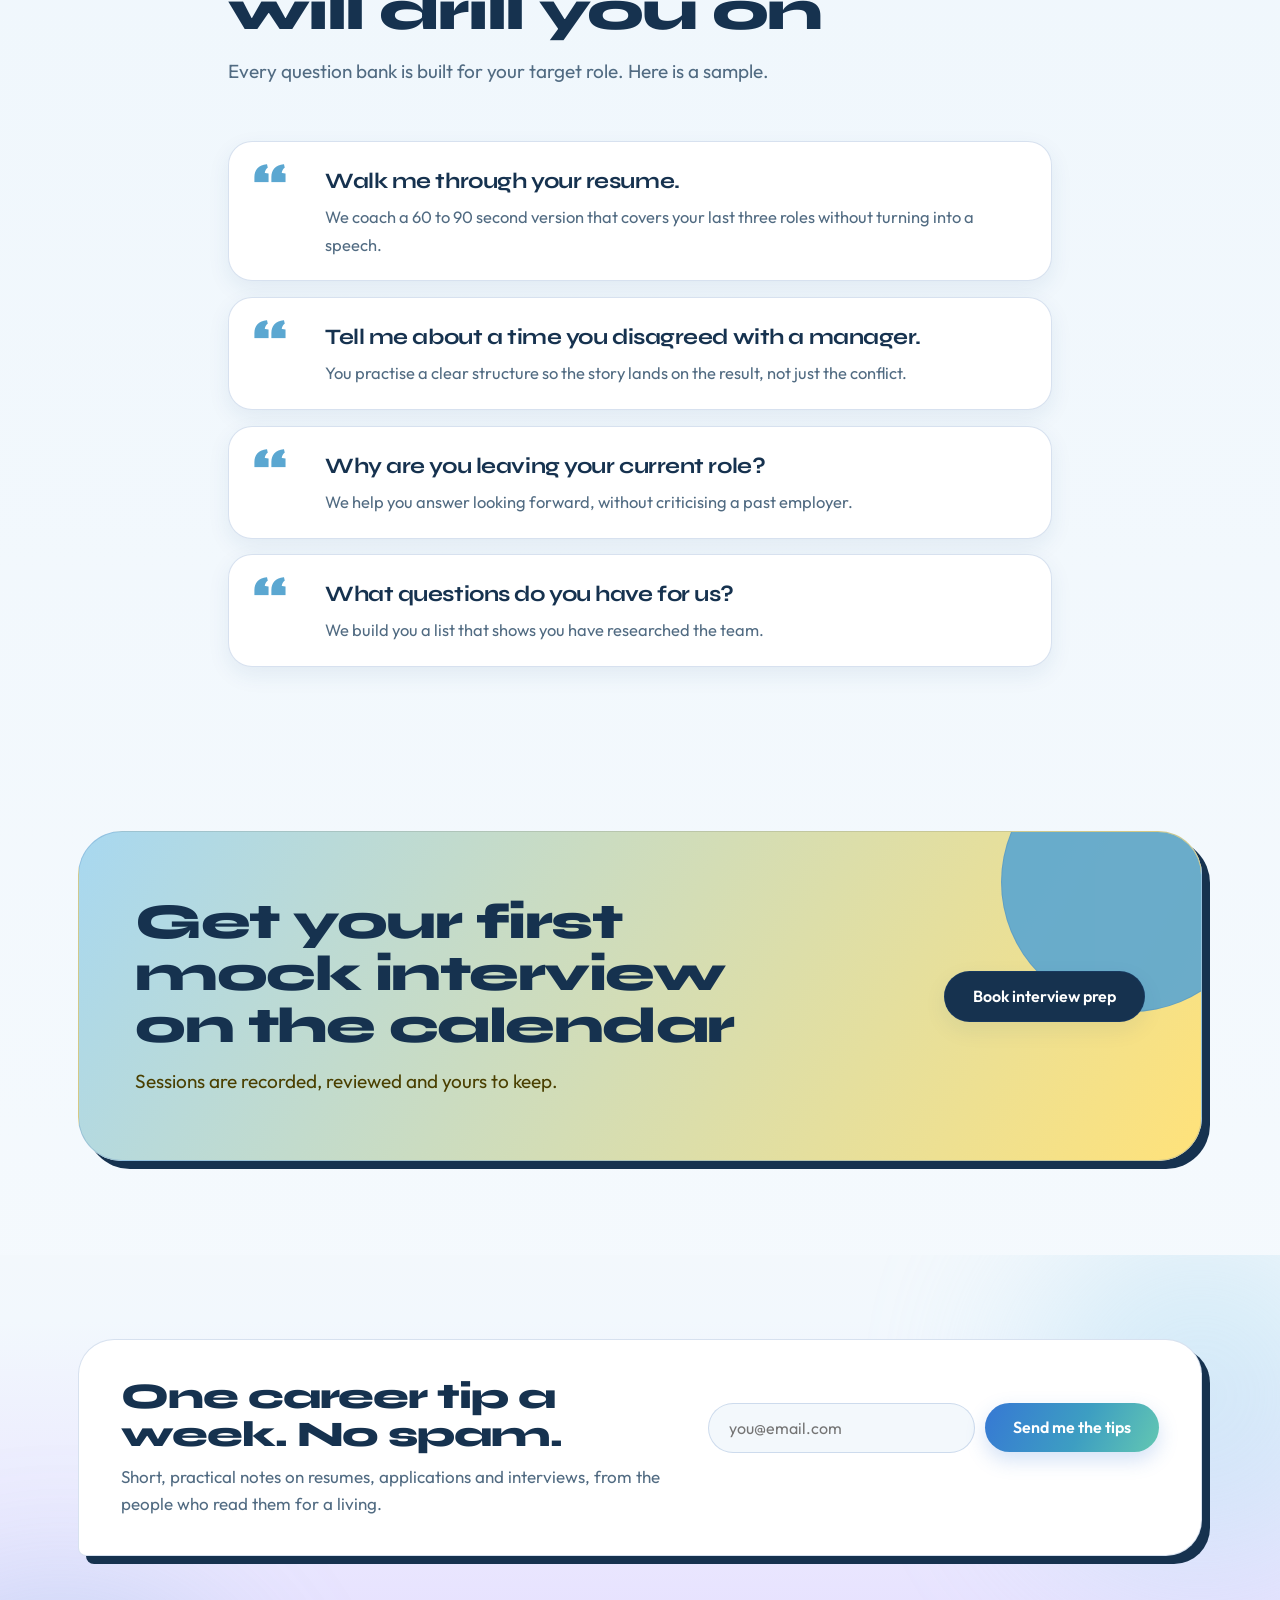
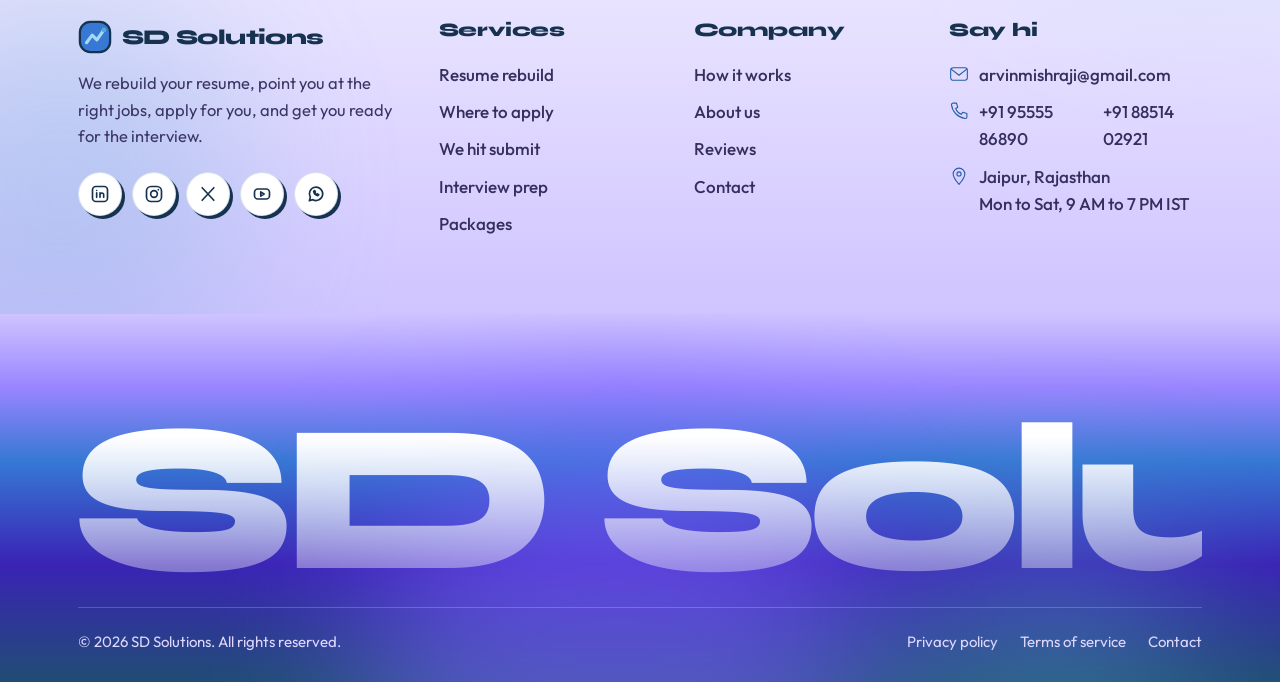
<file: sdSolutions/interview-coaching.html>
<!DOCTYPE html>
<html lang="en">
<head>
<meta charset="UTF-8">
<meta name="viewport" content="width=device-width, initial-scale=1.0">
<title>Interview prep | SD Solutions</title>
<meta name="description" content="Recorded mock interviews, role-specific questions and a guide to looking good on video from SD Solutions.">
<meta name="theme-color" content="#3678D4">
<link rel="canonical" href="https://www.sdsolutions.example/interview-coaching.html">
<meta property="og:type" content="website">
<meta property="og:site_name" content="SD Solutions">
<meta property="og:title" content="Interview prep | SD Solutions">
<meta property="og:description" content="Recorded mock interviews, role-specific questions and a guide to looking good on video from SD Solutions.">
<meta property="og:url" content="https://www.sdsolutions.example/interview-coaching.html">
<meta name="twitter:card" content="summary">
<script>document.documentElement.classList.add('js')</script>
<link rel="preconnect" href="https://fonts.googleapis.com">
<link rel="preconnect" href="https://fonts.gstatic.com" crossorigin>
<link href="https://fonts.googleapis.com/css2?family=Outfit:wght@300;400;500;600;700&family=Syne:wght@700;800&display=swap" rel="stylesheet">
<link rel="icon" href="data:image/svg+xml,%3Csvg xmlns='http://www.w3.org/2000/svg' viewBox='0 0 36 36'%3E%3Crect x='2' y='2' width='32' height='32' rx='11' fill='%235B3CFF' stroke='%2315112B' stroke-width='2.4'/%3E%3Cpath d='M9 24l6-8 5 5 7-10' fill='none' stroke='%23FFD23F' stroke-width='3.4' stroke-linecap='round' stroke-linejoin='round'/%3E%3C/svg%3E">
<link rel="stylesheet" href="assets/css/styles.css">
</head>
<body>
<a class="skip" href="#main">Skip to content</a>
<div class="progress" aria-hidden="true"><i></i></div>
<header class="site-header">
  <nav class="nav" aria-label="Main">
    <a href="index.html" class="logo" aria-label="SD Solutions home"><svg viewBox="0 0 36 36" aria-hidden="true"><rect x="2" y="2" width="32" height="32" rx="11" fill="#3678D4" stroke="#16324F" stroke-width="2.4"/><path d="M9 24l6-8 5 5 7-10" fill="none" stroke="#A8D8F0" stroke-width="3.4" stroke-linecap="round" stroke-linejoin="round"/><circle cx="27.5" cy="10.5" r="2.6" fill="#5BA7D1"/></svg><span>SD Solutions</span></a>
    <div class="nav-links" id="site-menu"><a href="index.html">Home</a><a href="services.html">Services</a><a href="process.html">Process</a><a href="interview-coaching.html" class="active" aria-current="page">Interview prep</a><a href="about.html">About</a><a href="reviews.html">Reviews</a><a href="contact.html">Contact</a><a class="nav-cta-mobile" href="contact.html">Get my free resume audit</a></div>
    <div class="nav-right">
      <a href="contact.html" class="btn btn-sun btn-sm"><span class="btn-label">Free resume audit</span></a>
      <button class="burger" type="button" aria-label="Open menu" aria-expanded="false" aria-controls="site-menu"><span></span><span></span><span></span></button>
    </div>
  </nav>
</header>
<main id="main">
<section class="page-hero">
  <div class="wrap">
    <div class="crumb"><a href="index.html">Home</a> / Interview prep</div>
    <h1>Practice on camera. Win in the room.</h1>
    <p class="lede">Every mock interview is recorded and paired with questions for your role, plus a plain guide to how you look and sound on video.</p>
  </div>
  <svg class="deco" viewBox="0 0 380 300" aria-hidden="true">
  <circle cx="250" cy="110" r="84" fill="#A8D8F0" stroke="#16324F" stroke-width="3"/>
  <path d="M40 250c30-44 60 44 90 0s60 44 90 0 60 44 90 0" fill="none" stroke="#5BA7D1" stroke-width="12" stroke-linecap="round"/>
  <path d="M118 30c3 22 17 36 38 38-21 2-35 16-38 38-3-22-17-36-38-38 21-2 35-16 38-38z" fill="#fff" stroke="#16324F" stroke-width="3" stroke-linejoin="round"/>
</svg>
</section>
<section class="section">
  <div class="wrap">
    <div class="video-split">
      <div class="video-frame reveal" data-reveal="left"><svg viewBox="0 0 400 300" preserveAspectRatio="xMidYMid slice" role="img" aria-label="Mock interview recording with a scorecard">
  <rect width="400" height="300" fill="#3678D4"/>
  <circle cx="320" cy="58" r="70" fill="#A8D8F0" opacity=".95"/>
  <rect x="0" y="236" width="400" height="64" fill="#245CA8"/>
  <circle cx="150" cy="118" r="42" fill="#FFC9A3" stroke="#16324F" stroke-width="3"/>
  <path d="M108 112c2-30 22-46 46-46 26 0 42 16 40 40-14-6-30-10-46-24-12 14-24 24-40 30z" fill="#16324F"/>
  <circle cx="138" cy="122" r="3.4" fill="#16324F"/><circle cx="164" cy="122" r="3.4" fill="#16324F"/>
  <path d="M138 138c8 8 18 8 26 0" fill="none" stroke="#16324F" stroke-width="3" stroke-linecap="round"/>
  <path d="M70 262c4-52 34-80 80-80s76 28 80 80z" fill="#5BA7D1" stroke="#16324F" stroke-width="3"/>
  <g transform="translate(24 22)"><rect width="78" height="30" rx="15" fill="#fff" stroke="#16324F" stroke-width="2.5"/><circle class="rec-dot" cx="18" cy="15" r="6" fill="#5BA7D1"/><text x="32" y="20" font-family="Outfit,sans-serif" font-size="14" font-weight="700" fill="#16324F">REC</text></g>
  <g transform="translate(236 150)"><rect width="148" height="116" rx="16" fill="#fff" stroke="#16324F" stroke-width="3"/>
    <text x="14" y="26" font-family="Syne,sans-serif" font-size="14" font-weight="800" fill="#16324F">Scorecard</text>
    <rect x="14" y="40" width="120" height="9" rx="4.5" fill="#DCEBFA"/><rect x="14" y="40" width="102" height="9" rx="4.5" fill="#3678D4"/>
    <rect x="14" y="62" width="120" height="9" rx="4.5" fill="#DCEBFA"/><rect x="14" y="62" width="84" height="9" rx="4.5" fill="#5BA7D1"/>
    <rect x="14" y="84" width="120" height="9" rx="4.5" fill="#DCEBFA"/><rect x="14" y="84" width="112" height="9" rx="4.5" fill="#63C7B2"/>
  </g>
</svg></div>
      <div class="reveal" data-reveal="right">
        <h2>Two mock interviews, reviewed like game film.</h2>
        <p style="margin-top:18px;font-size:19px">We record every session and watch it back with you: your pace, your filler words, your posture, and what your answers actually say.</p>
        <div style="margin-top:26px"><ul class="checks"><li><svg viewBox="0 0 48 48" fill="none" stroke="currentColor" stroke-width="3.4" stroke-linecap="round" stroke-linejoin="round" aria-hidden="true"><path d="M9 25l10 10 20-22"/></svg><span>Two full recorded mock interviews</span></li><li><svg viewBox="0 0 48 48" fill="none" stroke="currentColor" stroke-width="3.4" stroke-linecap="round" stroke-linejoin="round" aria-hidden="true"><path d="M9 25l10 10 20-22"/></svg><span>Questions and strong sample answers for your role</span></li><li><svg viewBox="0 0 48 48" fill="none" stroke="currentColor" stroke-width="3.4" stroke-linecap="round" stroke-linejoin="round" aria-hidden="true"><path d="M9 25l10 10 20-22"/></svg><span>A written scorecard on clarity, structure and confidence</span></li><li><svg viewBox="0 0 48 48" fill="none" stroke="currentColor" stroke-width="3.4" stroke-linecap="round" stroke-linejoin="round" aria-hidden="true"><path d="M9 25l10 10 20-22"/></svg><span>Recordings you keep and can rewatch before the real thing</span></li></ul></div>
      </div>
    </div>
  </div>
</section>

<section class="section band">
  <div class="wrap">
    <div class="section-head reveal">
      <h2>How you look on camera matters before you speak</h2>
      <p>Small fixes to light, framing and background change how a recruiter reads you in the first ten seconds. Here is what we check.</p>
    </div>
    <div class="guide" data-stagger>
<article class="gcard reveal"><div class="gv"><svg viewBox="0 0 320 180" role="img" aria-label="Person lit from the front"><rect width="320" height="180" fill="#DCEBFA"/><circle cx="40" cy="60" r="26" fill="#A8D8F0" stroke="#16324F" stroke-width="3"/><path d="M70 52l30 14M72 66l30 4M70 80l28-4" stroke="#A8D8F0" stroke-width="5" stroke-linecap="round"/><circle cx="160" cy="84" r="26" fill="#FFC9A3" stroke="#16324F" stroke-width="3"/><path d="M118 160c3-34 21-50 42-50s39 16 42 50z" fill="#3678D4" stroke="#16324F" stroke-width="3"/></svg></div><div class="gb"><span class="badge do">Do</span><h3>Face the light</h3><p>Sit facing a window, or put a soft lamp behind your laptop. Light on your face makes you look awake and approachable.</p></div></article><article class="gcard reveal"><div class="gv"><svg viewBox="0 0 320 180" role="img" aria-label="Person in silhouette against a bright window"><rect width="320" height="180" fill="#A8D8F0"/><rect x="70" y="14" width="180" height="110" rx="10" fill="#FFF6C9" stroke="#16324F" stroke-width="3"/><circle cx="160" cy="92" r="26" fill="#16324F"/><path d="M118 160c3-34 21-50 42-50s39 16 42 50z" fill="#16324F"/></svg></div><div class="gb"><span class="badge dont">Don't</span><h3>Sit with a window behind you</h3><p>Backlight turns you into a silhouette. Close the blinds or turn your desk around.</p></div></article><article class="gcard reveal"><div class="gv"><svg viewBox="0 0 320 180" role="img" aria-label="Person centered in frame at eye level"><rect width="320" height="180" fill="#F3F8FC"/><rect x="60" y="16" width="200" height="148" rx="12" fill="none" stroke="#16324F" stroke-width="3" stroke-dasharray="9 7"/><path d="M20 84h280" stroke="#63C7B2" stroke-width="3" stroke-dasharray="4 6"/><circle cx="160" cy="84" r="26" fill="#FFC9A3" stroke="#16324F" stroke-width="3"/><path d="M118 160c3-34 21-50 42-50s39 16 42 50z" fill="#3678D4" stroke="#16324F" stroke-width="3"/></svg></div><div class="gb"><span class="badge do">Do</span><h3>Center yourself at eye level</h3><p>Prop the laptop on a stack of books so the lens is at eye height. Keep your head and shoulders in the middle of the frame.</p></div></article><article class="gcard reveal"><div class="gv"><svg viewBox="0 0 320 180" role="img" aria-label="Cluttered background and off-center framing"><rect width="320" height="180" fill="#FFD9D3"/><rect x="22" y="30" width="60" height="44" rx="6" fill="#5BA7D1" stroke="#16324F" stroke-width="3" transform="rotate(-8 52 52)"/><rect x="30" y="100" width="76" height="50" rx="6" fill="#A8D8F0" stroke="#16324F" stroke-width="3" transform="rotate(6 68 125)"/><g transform="translate(70 40)"><circle cx="160" cy="104" r="26" fill="#FFC9A3" stroke="#16324F" stroke-width="3"/><path d="M118 180c3-30 21-44 42-44s39 14 42 44z" fill="#3678D4" stroke="#16324F" stroke-width="3"/></g></svg></div><div class="gb"><span class="badge dont">Don't</span><h3>Leave clutter or a low angle</h3><p>A messy background or a camera pointing up your chin looks unprepared. Check the frame before you join.</p></div></article>
    </div>
  </div>
</section>

<section class="section">
  <div class="wrap-narrow">
    <div class="section-head reveal"><h2>Questions we will drill you on</h2><p>Every question bank is built for your target role. Here is a sample.</p></div>
    <div class="qa" data-stagger><div class="qa-item reveal"><div class="qm" aria-hidden="true">&ldquo;</div><div><b>Walk me through your resume.</b><span>We coach a 60 to 90 second version that covers your last three roles without turning into a speech.</span></div></div><div class="qa-item reveal"><div class="qm" aria-hidden="true">&ldquo;</div><div><b>Tell me about a time you disagreed with a manager.</b><span>You practise a clear structure so the story lands on the result, not just the conflict.</span></div></div><div class="qa-item reveal"><div class="qm" aria-hidden="true">&ldquo;</div><div><b>Why are you leaving your current role?</b><span>We help you answer looking forward, without criticising a past employer.</span></div></div><div class="qa-item reveal"><div class="qm" aria-hidden="true">&ldquo;</div><div><b>What questions do you have for us?</b><span>We build you a list that shows you have researched the team.</span></div></div></div>
  </div>
</section>
<section class="section-tight">
  <div class="wrap">
    <div class="cta reveal" data-reveal="zoom">
      <div><h2>Get your first mock interview on the calendar</h2><p>Sessions are recorded, reviewed and yours to keep.</p></div>
      <a href="contact.html" class="btn btn-ink"><span class="btn-label">Book interview prep</span></a>
    </div>
  </div>
</section>
</main>
<footer class="site-footer">
  <div class="foot-top">
    <span class="foot-glow g1" aria-hidden="true"></span><span class="foot-glow g2" aria-hidden="true"></span>
    <div class="wrap">
      <div class="foot-cta">
        <div>
          <h3>One career tip a week. No spam.</h3>
          <p>Short, practical notes on resumes, applications and interviews, from the people who read them for a living.</p>
        </div>
        <form class="sub-form" data-form="newsletter" novalidate aria-label="Newsletter signup">
          <div class="field">
            <label class="sr-only" for="sub-email">Email address</label>
            <input id="sub-email" name="email" type="email" placeholder="you@email.com" autocomplete="email" required data-required-msg="Add your email to subscribe.">
            <span class="err" role="alert"></span>
          </div>
          <div class="hp" aria-hidden="true"><label>Website<input type="text" name="website" tabindex="-1" autocomplete="off"></label></div>
          <button type="submit" class="btn btn-violet"><span class="btn-label">Send me the tips</span></button>
          <p class="sub-msg" role="status" aria-live="polite"></p>
        </form>
      </div>

      <div class="foot-grid">
        <div class="foot-brand">
          <a href="index.html" class="logo"><svg viewBox="0 0 36 36" aria-hidden="true"><rect x="2" y="2" width="32" height="32" rx="11" fill="#3678D4" stroke="#16324F" stroke-width="2.4"/><path d="M9 24l6-8 5 5 7-10" fill="none" stroke="#A8D8F0" stroke-width="3.4" stroke-linecap="round" stroke-linejoin="round"/><circle cx="27.5" cy="10.5" r="2.6" fill="#5BA7D1"/></svg><span>SD Solutions</span></a>
          <p>We rebuild your resume, point you at the right jobs, apply for you, and get you ready for the interview.</p>
          <div class="socials"><a href="#" aria-label="LinkedIn" rel="noopener"><svg viewBox="0 0 24 24" aria-hidden="true"><rect x="3" y="3" width="18" height="18" rx="4"/><path d="M8 10.5V16M8 7.8v.01M12 16v-3a2.2 2.2 0 0 1 4.4 0v3M12 10.5V16"/></svg></a><a href="#" aria-label="Instagram" rel="noopener"><svg viewBox="0 0 24 24" aria-hidden="true"><rect x="3" y="3" width="18" height="18" rx="5.5"/><circle cx="12" cy="12" r="4"/><path d="M17.2 6.8v.01"/></svg></a><a href="#" aria-label="X" rel="noopener"><svg viewBox="0 0 24 24" aria-hidden="true"><path d="M5 4.5l14 15M19 4.5l-14 15"/></svg></a><a href="#" aria-label="YouTube" rel="noopener"><svg viewBox="0 0 24 24" aria-hidden="true"><rect x="3" y="6" width="18" height="12" rx="4"/><path d="M10.5 9.5l4 2.5-4 2.5z"/></svg></a><a href="#" aria-label="WhatsApp" rel="noopener"><svg viewBox="0 0 24 24" aria-hidden="true"><path d="M4 20l1.2-4.1A8 8 0 1 1 8.2 18.8z"/><path d="M9.2 8.8c.3 2.4 2.4 4.6 5 5.2l1.1-1.2-1.9-1-.9.7c-.7-.3-1.5-1.1-1.9-1.9l.7-.9-1-1.9z"/></svg></a></div>
        </div>
        <nav class="foot-col" aria-label="Services">
          <h4>Services</h4>
          <a href="services.html#resume">Resume rebuild</a>
          <a href="services.html#platform">Where to apply</a>
          <a href="services.html#submission">We hit submit</a>
          <a href="interview-coaching.html">Interview prep</a>
          <a href="services.html#plans">Packages</a>
        </nav>
        <nav class="foot-col" aria-label="Company">
          <h4>Company</h4>
          <a href="process.html">How it works</a>
          <a href="about.html">About us</a>
          <a href="reviews.html">Reviews</a>
          <a href="contact.html">Contact</a>
        </nav>
        <div class="foot-col">
          <h4>Say hi</h4>
          <ul class="foot-contact">
            <li><svg viewBox="0 0 48 48" fill="none" stroke="currentColor" stroke-width="2.6" stroke-linecap="round" stroke-linejoin="round" aria-hidden="true"><rect x="4" y="9" width="40" height="30" rx="6"/><path d="M6 13l18 14 18-14"/></svg><a href="mailto:arvinmishraji@gmail.com">arvinmishraji@gmail.com</a></li>
            <li><svg viewBox="0 0 48 48" fill="none" stroke="currentColor" stroke-width="2.6" stroke-linecap="round" stroke-linejoin="round" aria-hidden="true"><path d="M10 5h8l3 10-5 3a24 24 0 0 0 14 14l3-5 10 3v8a4 4 0 0 1-4.4 4A38 38 0 0 1 6 9.4 4 4 0 0 1 10 5z"/></svg><a href="tel:+919555586890">+91 95555 86890</a><br><a href="tel:+918851402921">+91 88514 02921</a></li>
            <li><svg viewBox="0 0 48 48" fill="none" stroke="currentColor" stroke-width="2.6" stroke-linecap="round" stroke-linejoin="round" aria-hidden="true"><path d="M24 44C12 30 10 24 10 19a14 14 0 0 1 28 0c0 5-2 11-14 25z"/><circle cx="24" cy="19" r="5"/></svg><span>Jaipur, Rajasthan<br>Mon to Sat, 9 AM to 7 PM IST</span></li>
          </ul>
        </div>
      </div>
    </div>
  </div>
  <div class="foot-base">
    <span class="foot-glow g3" aria-hidden="true"></span><span class="foot-glow g4" aria-hidden="true"></span>
    <div class="wrap">
      <div class="wordmark" aria-hidden="true">SD Solutions</div>
      <div class="foot-legal">
        <span>&copy; 2026 SD Solutions. All rights reserved.</span>
        <nav class="legal-links" aria-label="Legal"><a href="privacy.html">Privacy policy</a><a href="terms.html">Terms of service</a><a href="contact.html">Contact</a></nav>
      </div>
    </div>
  </div>
</footer>
<button class="to-top" type="button" aria-label="Back to top"><svg viewBox="0 0 48 48" fill="none" stroke="currentColor" stroke-width="3.6" stroke-linecap="round" stroke-linejoin="round" aria-hidden="true"><path d="M24 41V9M10 23L24 9l14 14"/></svg></button>
<script src="assets/js/main.js"></script>
<a class="whatsapp-float" href="https://wa.me/919555586890" target="_blank" rel="noopener" aria-label="Chat on WhatsApp with +91 95555 86890"><svg viewBox="0 0 24 24" fill="none" stroke="currentColor" stroke-width="1.8" stroke-linecap="round" stroke-linejoin="round" aria-hidden="true"><path d="M20.5 11.5a8.5 8.5 0 0 1-12.6 7.4L3 20l1.2-4.5A8.5 8.5 0 1 1 20.5 11.5Z"/><path d="M8.5 8.5c.3 2.7 2.3 4.7 5 5l1.1-1.1-1.8-1-.8.7c-.7-.3-1.4-1-1.8-1.7l.7-.9-.9-1.8z"/></svg><span>Chat on WhatsApp</span></a>
</body>
</html>
</file>
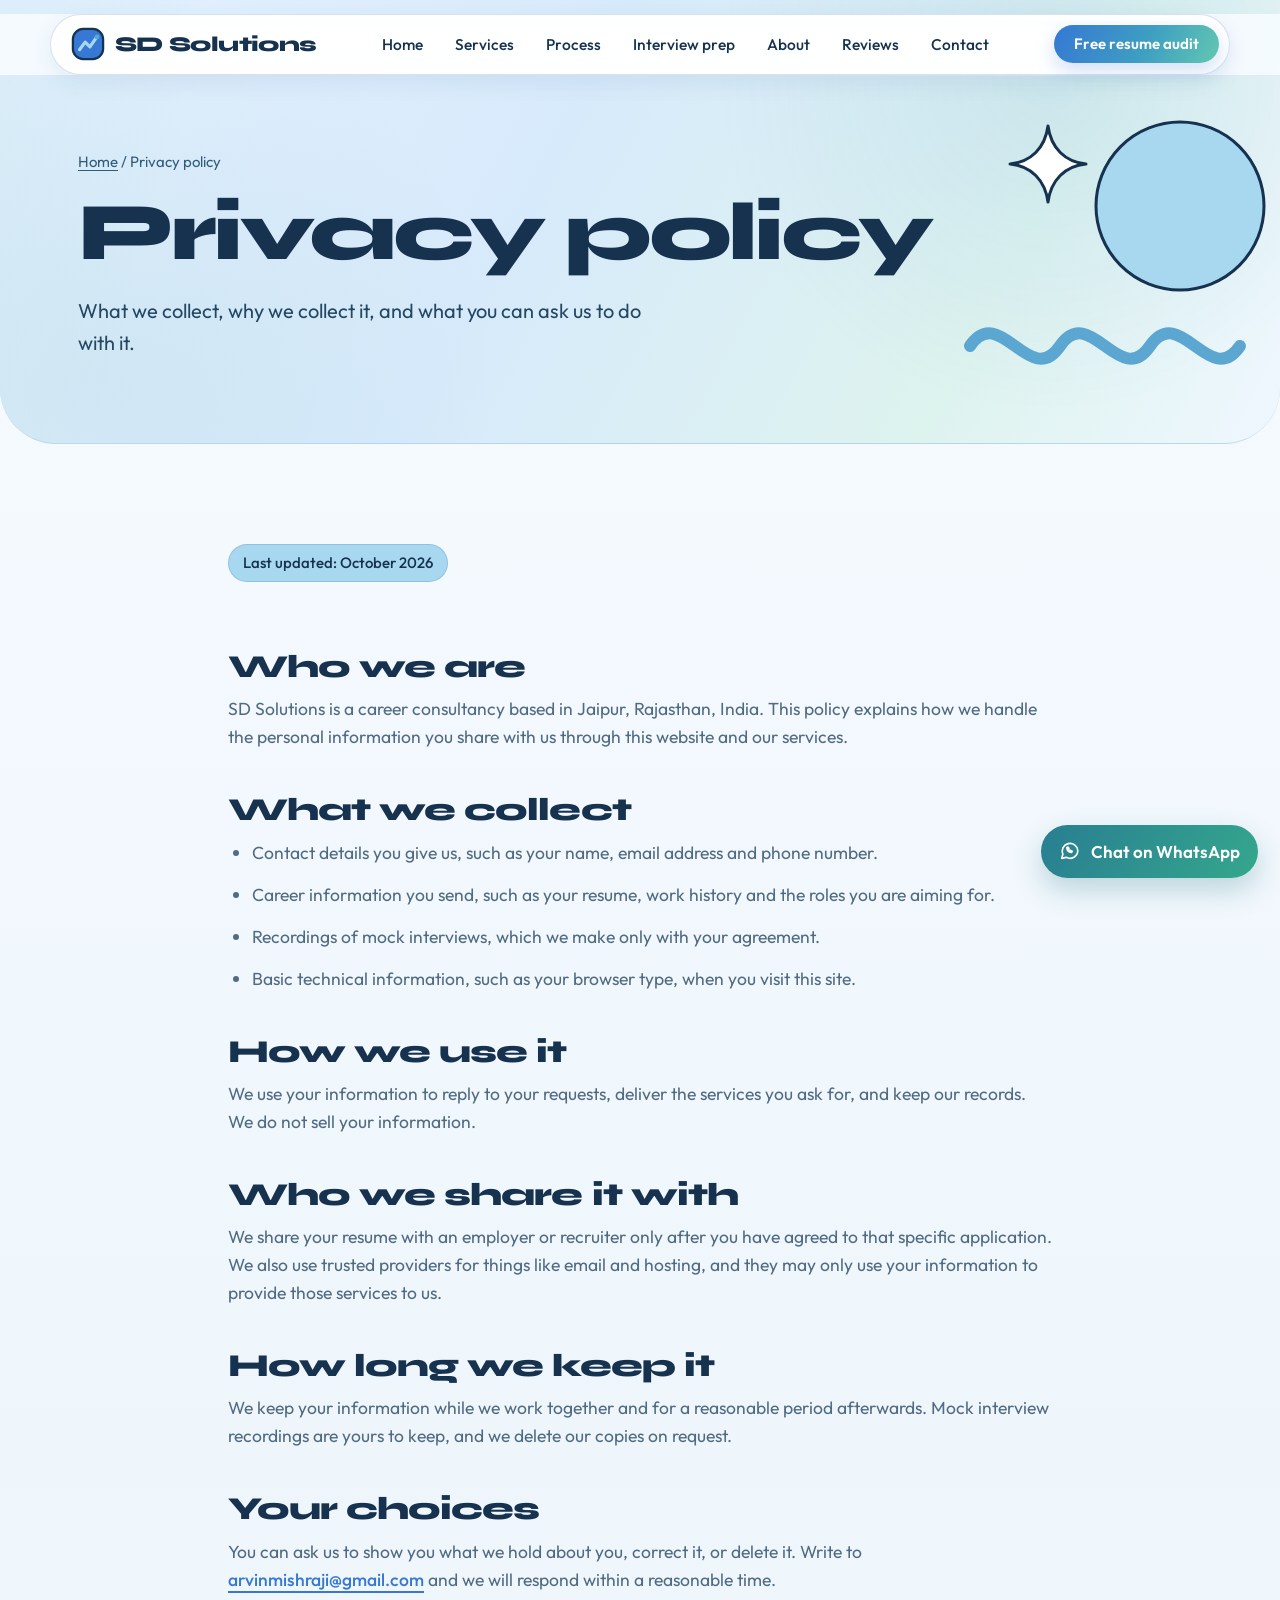
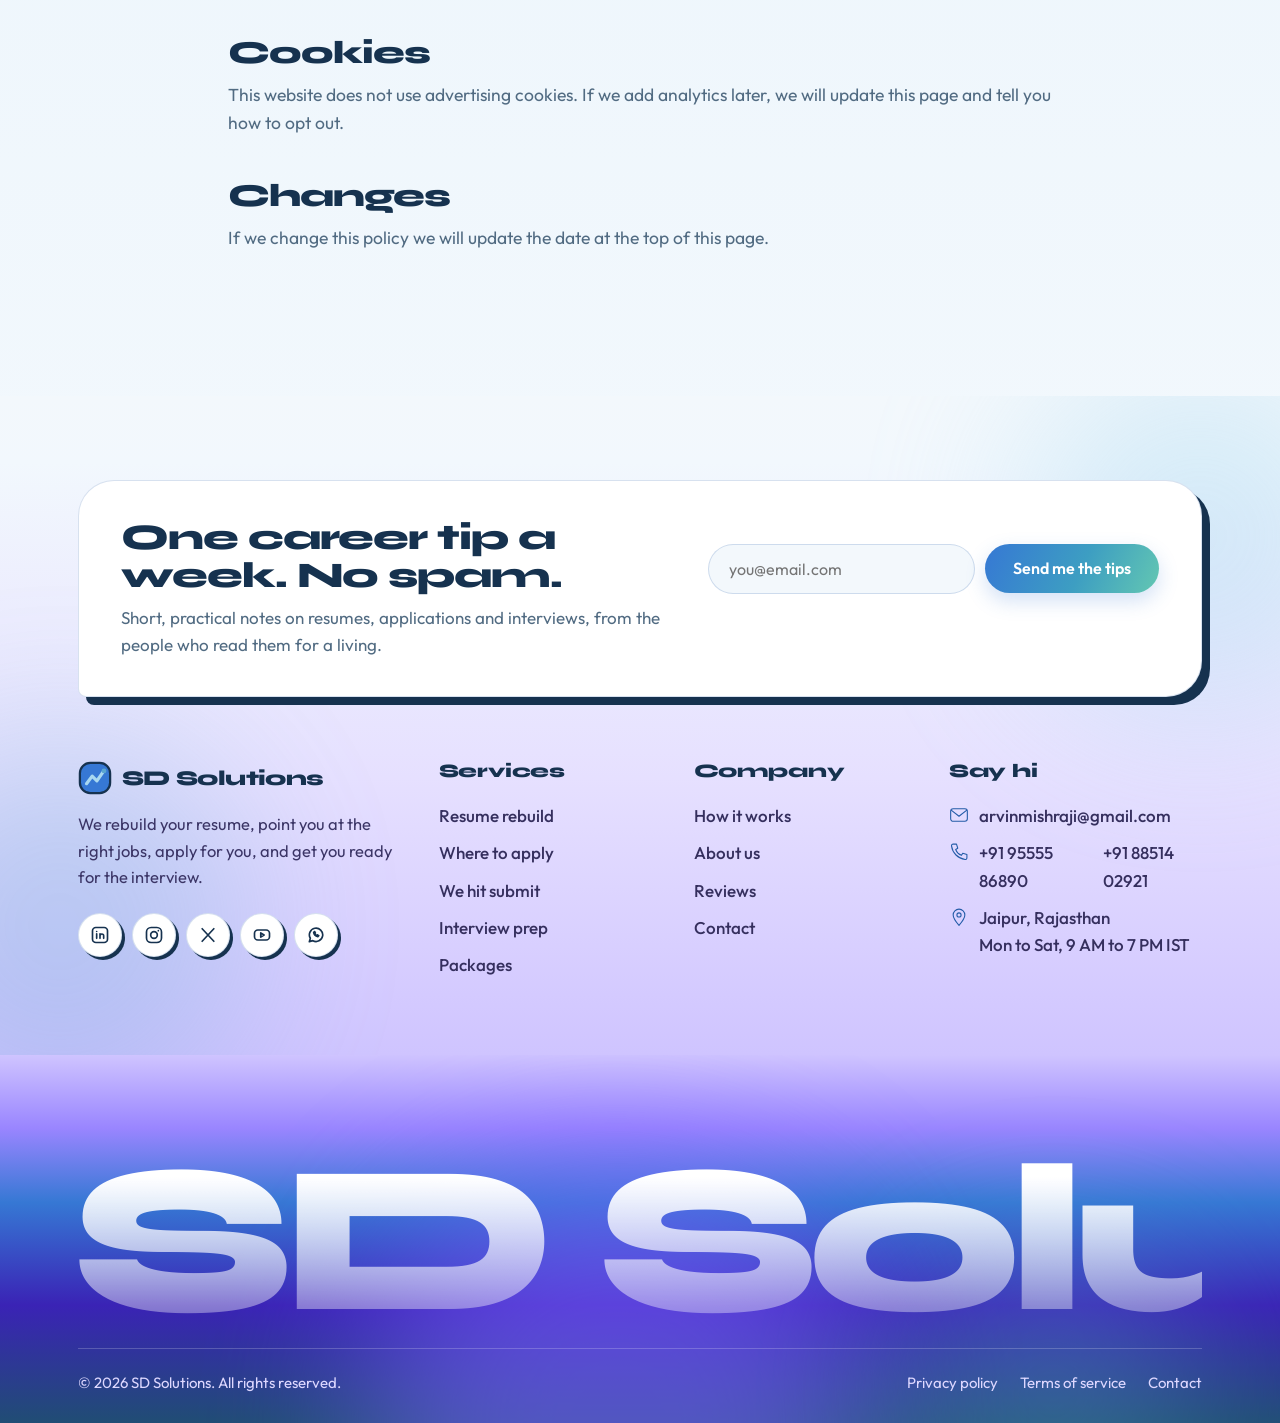
<file: sdSolutions/privacy.html>
<!DOCTYPE html>
<html lang="en">
<head>
<meta charset="UTF-8">
<meta name="viewport" content="width=device-width, initial-scale=1.0">
<title>Privacy policy | SD Solutions</title>
<meta name="description" content="What we collect, why we collect it, and what you can ask us to do with it.">
<meta name="theme-color" content="#3678D4">
<link rel="canonical" href="https://www.sdsolutions.example/privacy.html">
<meta property="og:type" content="website">
<meta property="og:site_name" content="SD Solutions">
<meta property="og:title" content="Privacy policy | SD Solutions">
<meta property="og:description" content="What we collect, why we collect it, and what you can ask us to do with it.">
<meta property="og:url" content="https://www.sdsolutions.example/privacy.html">
<meta name="twitter:card" content="summary">
<script>document.documentElement.classList.add('js')</script>
<link rel="preconnect" href="https://fonts.googleapis.com">
<link rel="preconnect" href="https://fonts.gstatic.com" crossorigin>
<link href="https://fonts.googleapis.com/css2?family=Outfit:wght@300;400;500;600;700&family=Syne:wght@700;800&display=swap" rel="stylesheet">
<link rel="icon" href="data:image/svg+xml,%3Csvg xmlns='http://www.w3.org/2000/svg' viewBox='0 0 36 36'%3E%3Crect x='2' y='2' width='32' height='32' rx='11' fill='%235B3CFF' stroke='%2315112B' stroke-width='2.4'/%3E%3Cpath d='M9 24l6-8 5 5 7-10' fill='none' stroke='%23FFD23F' stroke-width='3.4' stroke-linecap='round' stroke-linejoin='round'/%3E%3C/svg%3E">
<link rel="stylesheet" href="assets/css/styles.css">
</head>
<body>
<a class="skip" href="#main">Skip to content</a>
<div class="progress" aria-hidden="true"><i></i></div>
<header class="site-header">
  <nav class="nav" aria-label="Main">
    <a href="index.html" class="logo" aria-label="SD Solutions home"><svg viewBox="0 0 36 36" aria-hidden="true"><rect x="2" y="2" width="32" height="32" rx="11" fill="#3678D4" stroke="#16324F" stroke-width="2.4"/><path d="M9 24l6-8 5 5 7-10" fill="none" stroke="#A8D8F0" stroke-width="3.4" stroke-linecap="round" stroke-linejoin="round"/><circle cx="27.5" cy="10.5" r="2.6" fill="#5BA7D1"/></svg><span>SD Solutions</span></a>
    <div class="nav-links" id="site-menu"><a href="index.html">Home</a><a href="services.html">Services</a><a href="process.html">Process</a><a href="interview-coaching.html">Interview prep</a><a href="about.html">About</a><a href="reviews.html">Reviews</a><a href="contact.html">Contact</a><a class="nav-cta-mobile" href="contact.html">Get my free resume audit</a></div>
    <div class="nav-right">
      <a href="contact.html" class="btn btn-sun btn-sm"><span class="btn-label">Free resume audit</span></a>
      <button class="burger" type="button" aria-label="Open menu" aria-expanded="false" aria-controls="site-menu"><span></span><span></span><span></span></button>
    </div>
  </nav>
</header>
<main id="main">
<section class="page-hero">
  <div class="wrap">
    <div class="crumb"><a href="index.html">Home</a> / Privacy policy</div>
    <h1>Privacy policy</h1>
    <p class="lede">What we collect, why we collect it, and what you can ask us to do with it.</p>
  </div>
  <svg class="deco" viewBox="0 0 380 300" aria-hidden="true">
  <circle cx="250" cy="110" r="84" fill="#A8D8F0" stroke="#16324F" stroke-width="3"/>
  <path d="M40 250c30-44 60 44 90 0s60 44 90 0 60 44 90 0" fill="none" stroke="#5BA7D1" stroke-width="12" stroke-linecap="round"/>
  <path d="M118 30c3 22 17 36 38 38-21 2-35 16-38 38-3-22-17-36-38-38 21-2 35-16 38-38z" fill="#fff" stroke="#16324F" stroke-width="3" stroke-linejoin="round"/>
</svg>
</section><section class="section"><div class="wrap-narrow prose"><!-- Template text. Have a qualified professional review it for your business and region before publishing. -->
<span class="updated">Last updated: October 2026</span>
<h2>Who we are</h2>
<p>SD Solutions is a career consultancy based in Jaipur, Rajasthan, India. This policy explains how we handle the personal information you share with us through this website and our services.</p>
<h2>What we collect</h2>
<ul>
<li>Contact details you give us, such as your name, email address and phone number.</li>
<li>Career information you send, such as your resume, work history and the roles you are aiming for.</li>
<li>Recordings of mock interviews, which we make only with your agreement.</li>
<li>Basic technical information, such as your browser type, when you visit this site.</li>
</ul>
<h2>How we use it</h2>
<p>We use your information to reply to your requests, deliver the services you ask for, and keep our records. We do not sell your information.</p>
<h2>Who we share it with</h2>
<p>We share your resume with an employer or recruiter only after you have agreed to that specific application. We also use trusted providers for things like email and hosting, and they may only use your information to provide those services to us.</p>
<h2>How long we keep it</h2>
<p>We keep your information while we work together and for a reasonable period afterwards. Mock interview recordings are yours to keep, and we delete our copies on request.</p>
<h2>Your choices</h2>
<p>You can ask us to show you what we hold about you, correct it, or delete it. Write to <a href="mailto:arvinmishraji@gmail.com">arvinmishraji@gmail.com</a> and we will respond within a reasonable time.</p>
<h2>Cookies</h2>
<p>This website does not use advertising cookies. If we add analytics later, we will update this page and tell you how to opt out.</p>
<h2>Changes</h2>
<p>If we change this policy we will update the date at the top of this page.</p></div></section>
</main>
<footer class="site-footer">
  <div class="foot-top">
    <span class="foot-glow g1" aria-hidden="true"></span><span class="foot-glow g2" aria-hidden="true"></span>
    <div class="wrap">
      <div class="foot-cta">
        <div>
          <h3>One career tip a week. No spam.</h3>
          <p>Short, practical notes on resumes, applications and interviews, from the people who read them for a living.</p>
        </div>
        <form class="sub-form" data-form="newsletter" novalidate aria-label="Newsletter signup">
          <div class="field">
            <label class="sr-only" for="sub-email">Email address</label>
            <input id="sub-email" name="email" type="email" placeholder="you@email.com" autocomplete="email" required data-required-msg="Add your email to subscribe.">
            <span class="err" role="alert"></span>
          </div>
          <div class="hp" aria-hidden="true"><label>Website<input type="text" name="website" tabindex="-1" autocomplete="off"></label></div>
          <button type="submit" class="btn btn-violet"><span class="btn-label">Send me the tips</span></button>
          <p class="sub-msg" role="status" aria-live="polite"></p>
        </form>
      </div>

      <div class="foot-grid">
        <div class="foot-brand">
          <a href="index.html" class="logo"><svg viewBox="0 0 36 36" aria-hidden="true"><rect x="2" y="2" width="32" height="32" rx="11" fill="#3678D4" stroke="#16324F" stroke-width="2.4"/><path d="M9 24l6-8 5 5 7-10" fill="none" stroke="#A8D8F0" stroke-width="3.4" stroke-linecap="round" stroke-linejoin="round"/><circle cx="27.5" cy="10.5" r="2.6" fill="#5BA7D1"/></svg><span>SD Solutions</span></a>
          <p>We rebuild your resume, point you at the right jobs, apply for you, and get you ready for the interview.</p>
          <div class="socials"><a href="#" aria-label="LinkedIn" rel="noopener"><svg viewBox="0 0 24 24" aria-hidden="true"><rect x="3" y="3" width="18" height="18" rx="4"/><path d="M8 10.5V16M8 7.8v.01M12 16v-3a2.2 2.2 0 0 1 4.4 0v3M12 10.5V16"/></svg></a><a href="#" aria-label="Instagram" rel="noopener"><svg viewBox="0 0 24 24" aria-hidden="true"><rect x="3" y="3" width="18" height="18" rx="5.5"/><circle cx="12" cy="12" r="4"/><path d="M17.2 6.8v.01"/></svg></a><a href="#" aria-label="X" rel="noopener"><svg viewBox="0 0 24 24" aria-hidden="true"><path d="M5 4.5l14 15M19 4.5l-14 15"/></svg></a><a href="#" aria-label="YouTube" rel="noopener"><svg viewBox="0 0 24 24" aria-hidden="true"><rect x="3" y="6" width="18" height="12" rx="4"/><path d="M10.5 9.5l4 2.5-4 2.5z"/></svg></a><a href="#" aria-label="WhatsApp" rel="noopener"><svg viewBox="0 0 24 24" aria-hidden="true"><path d="M4 20l1.2-4.1A8 8 0 1 1 8.2 18.8z"/><path d="M9.2 8.8c.3 2.4 2.4 4.6 5 5.2l1.1-1.2-1.9-1-.9.7c-.7-.3-1.5-1.1-1.9-1.9l.7-.9-1-1.9z"/></svg></a></div>
        </div>
        <nav class="foot-col" aria-label="Services">
          <h4>Services</h4>
          <a href="services.html#resume">Resume rebuild</a>
          <a href="services.html#platform">Where to apply</a>
          <a href="services.html#submission">We hit submit</a>
          <a href="interview-coaching.html">Interview prep</a>
          <a href="services.html#plans">Packages</a>
        </nav>
        <nav class="foot-col" aria-label="Company">
          <h4>Company</h4>
          <a href="process.html">How it works</a>
          <a href="about.html">About us</a>
          <a href="reviews.html">Reviews</a>
          <a href="contact.html">Contact</a>
        </nav>
        <div class="foot-col">
          <h4>Say hi</h4>
          <ul class="foot-contact">
            <li><svg viewBox="0 0 48 48" fill="none" stroke="currentColor" stroke-width="2.6" stroke-linecap="round" stroke-linejoin="round" aria-hidden="true"><rect x="4" y="9" width="40" height="30" rx="6"/><path d="M6 13l18 14 18-14"/></svg><a href="mailto:arvinmishraji@gmail.com">arvinmishraji@gmail.com</a></li>
            <li><svg viewBox="0 0 48 48" fill="none" stroke="currentColor" stroke-width="2.6" stroke-linecap="round" stroke-linejoin="round" aria-hidden="true"><path d="M10 5h8l3 10-5 3a24 24 0 0 0 14 14l3-5 10 3v8a4 4 0 0 1-4.4 4A38 38 0 0 1 6 9.4 4 4 0 0 1 10 5z"/></svg><a href="tel:+919555586890">+91 95555 86890</a><br><a href="tel:+918851402921">+91 88514 02921</a></li>
            <li><svg viewBox="0 0 48 48" fill="none" stroke="currentColor" stroke-width="2.6" stroke-linecap="round" stroke-linejoin="round" aria-hidden="true"><path d="M24 44C12 30 10 24 10 19a14 14 0 0 1 28 0c0 5-2 11-14 25z"/><circle cx="24" cy="19" r="5"/></svg><span>Jaipur, Rajasthan<br>Mon to Sat, 9 AM to 7 PM IST</span></li>
          </ul>
        </div>
      </div>
    </div>
  </div>
  <div class="foot-base">
    <span class="foot-glow g3" aria-hidden="true"></span><span class="foot-glow g4" aria-hidden="true"></span>
    <div class="wrap">
      <div class="wordmark" aria-hidden="true">SD Solutions</div>
      <div class="foot-legal">
        <span>&copy; 2026 SD Solutions. All rights reserved.</span>
        <nav class="legal-links" aria-label="Legal"><a href="privacy.html">Privacy policy</a><a href="terms.html">Terms of service</a><a href="contact.html">Contact</a></nav>
      </div>
    </div>
  </div>
</footer>
<button class="to-top" type="button" aria-label="Back to top"><svg viewBox="0 0 48 48" fill="none" stroke="currentColor" stroke-width="3.6" stroke-linecap="round" stroke-linejoin="round" aria-hidden="true"><path d="M24 41V9M10 23L24 9l14 14"/></svg></button>
<script src="assets/js/main.js"></script>
<a class="whatsapp-float" href="https://wa.me/919555586890" target="_blank" rel="noopener" aria-label="Chat on WhatsApp with +91 95555 86890"><svg viewBox="0 0 24 24" fill="none" stroke="currentColor" stroke-width="1.8" stroke-linecap="round" stroke-linejoin="round" aria-hidden="true"><path d="M20.5 11.5a8.5 8.5 0 0 1-12.6 7.4L3 20l1.2-4.5A8.5 8.5 0 1 1 20.5 11.5Z"/><path d="M8.5 8.5c.3 2.7 2.3 4.7 5 5l1.1-1.1-1.8-1-.8.7c-.7-.3-1.4-1-1.8-1.7l.7-.9-.9-1.8z"/></svg><span>Chat on WhatsApp</span></a>
</body>
</html>
</file>
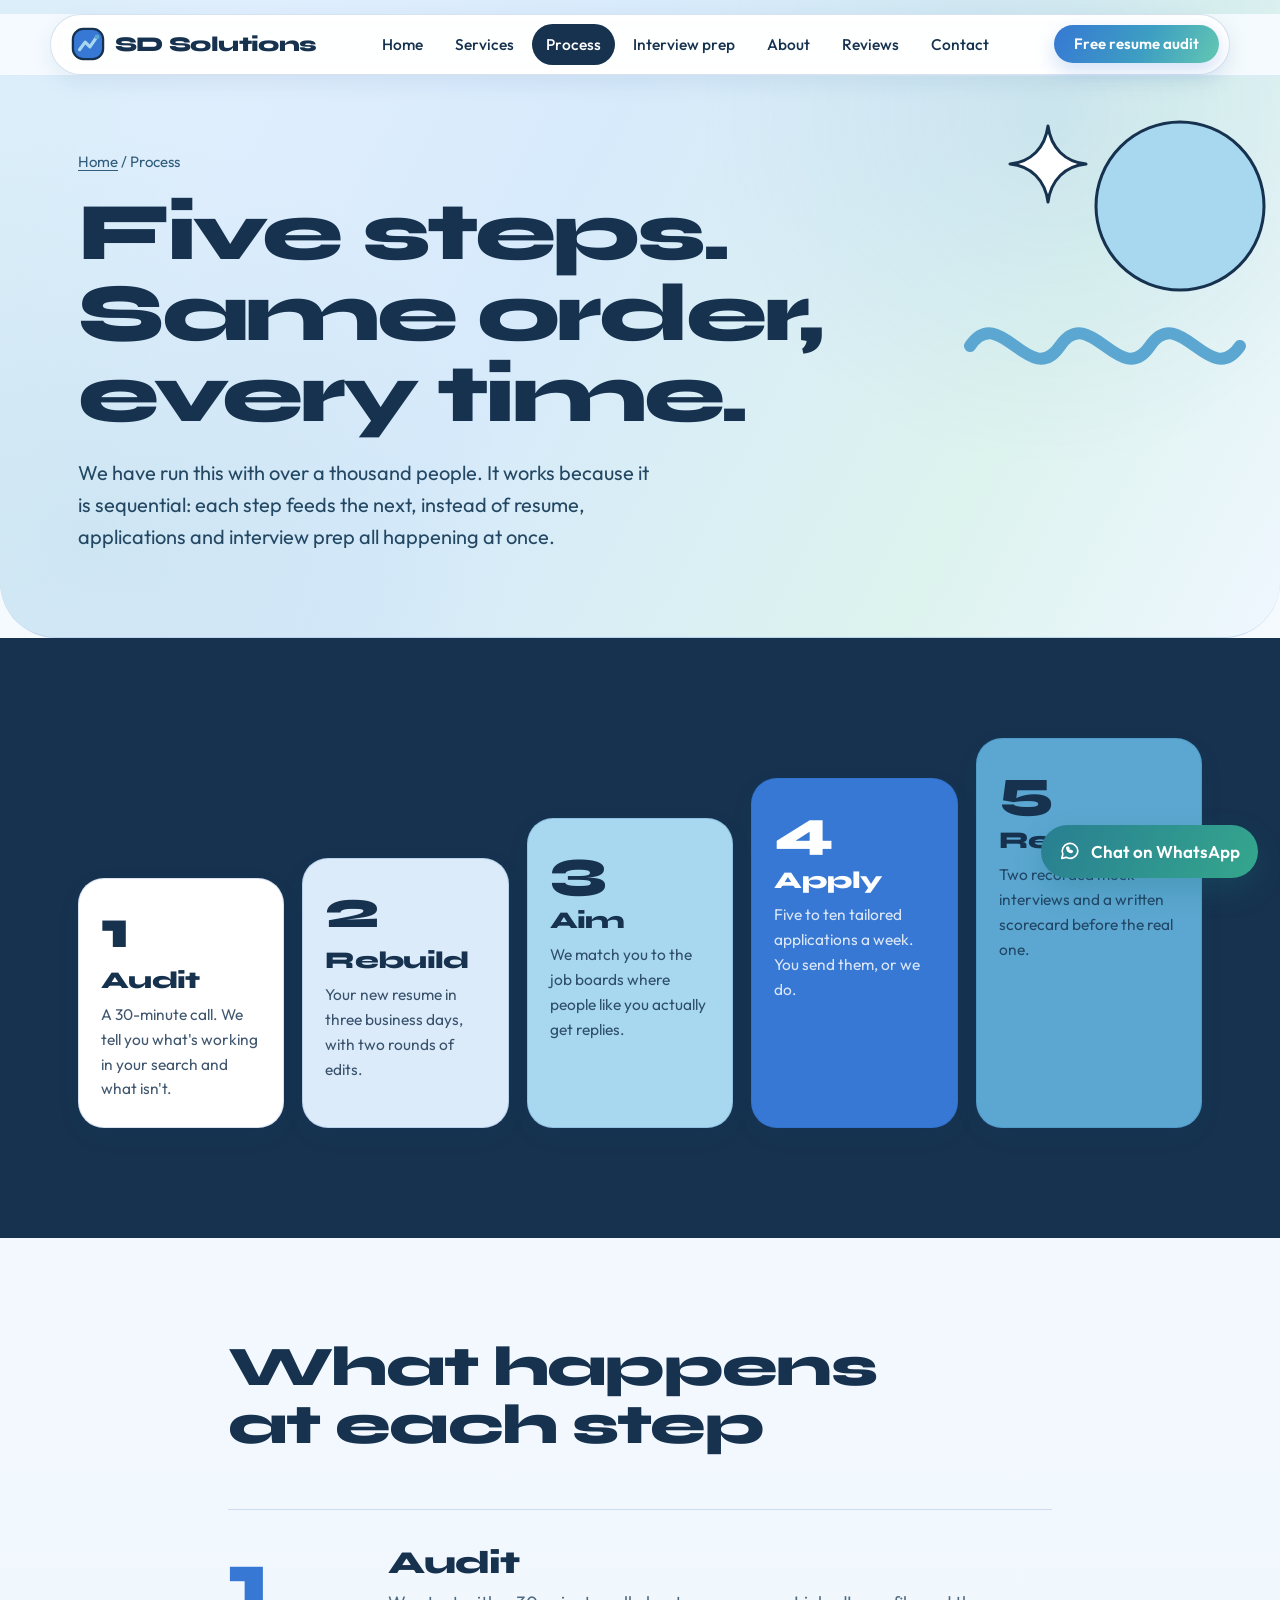
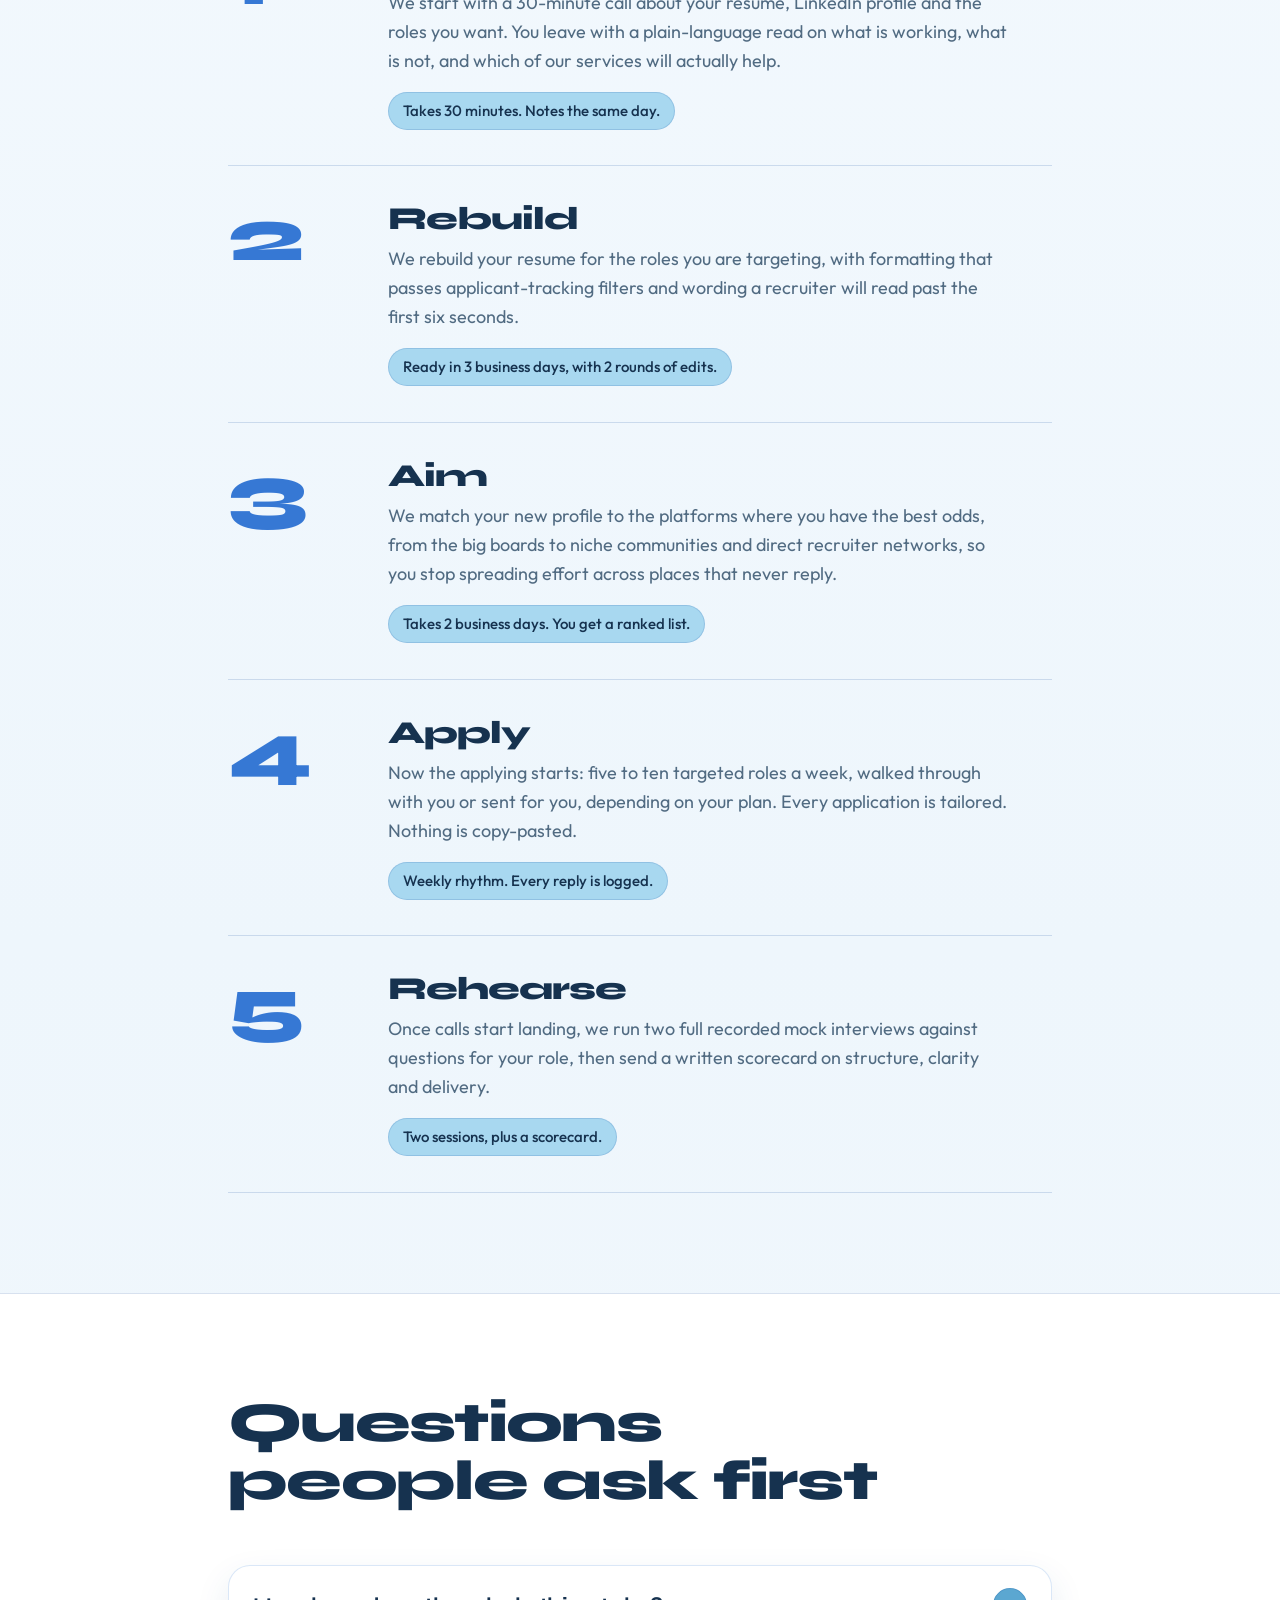
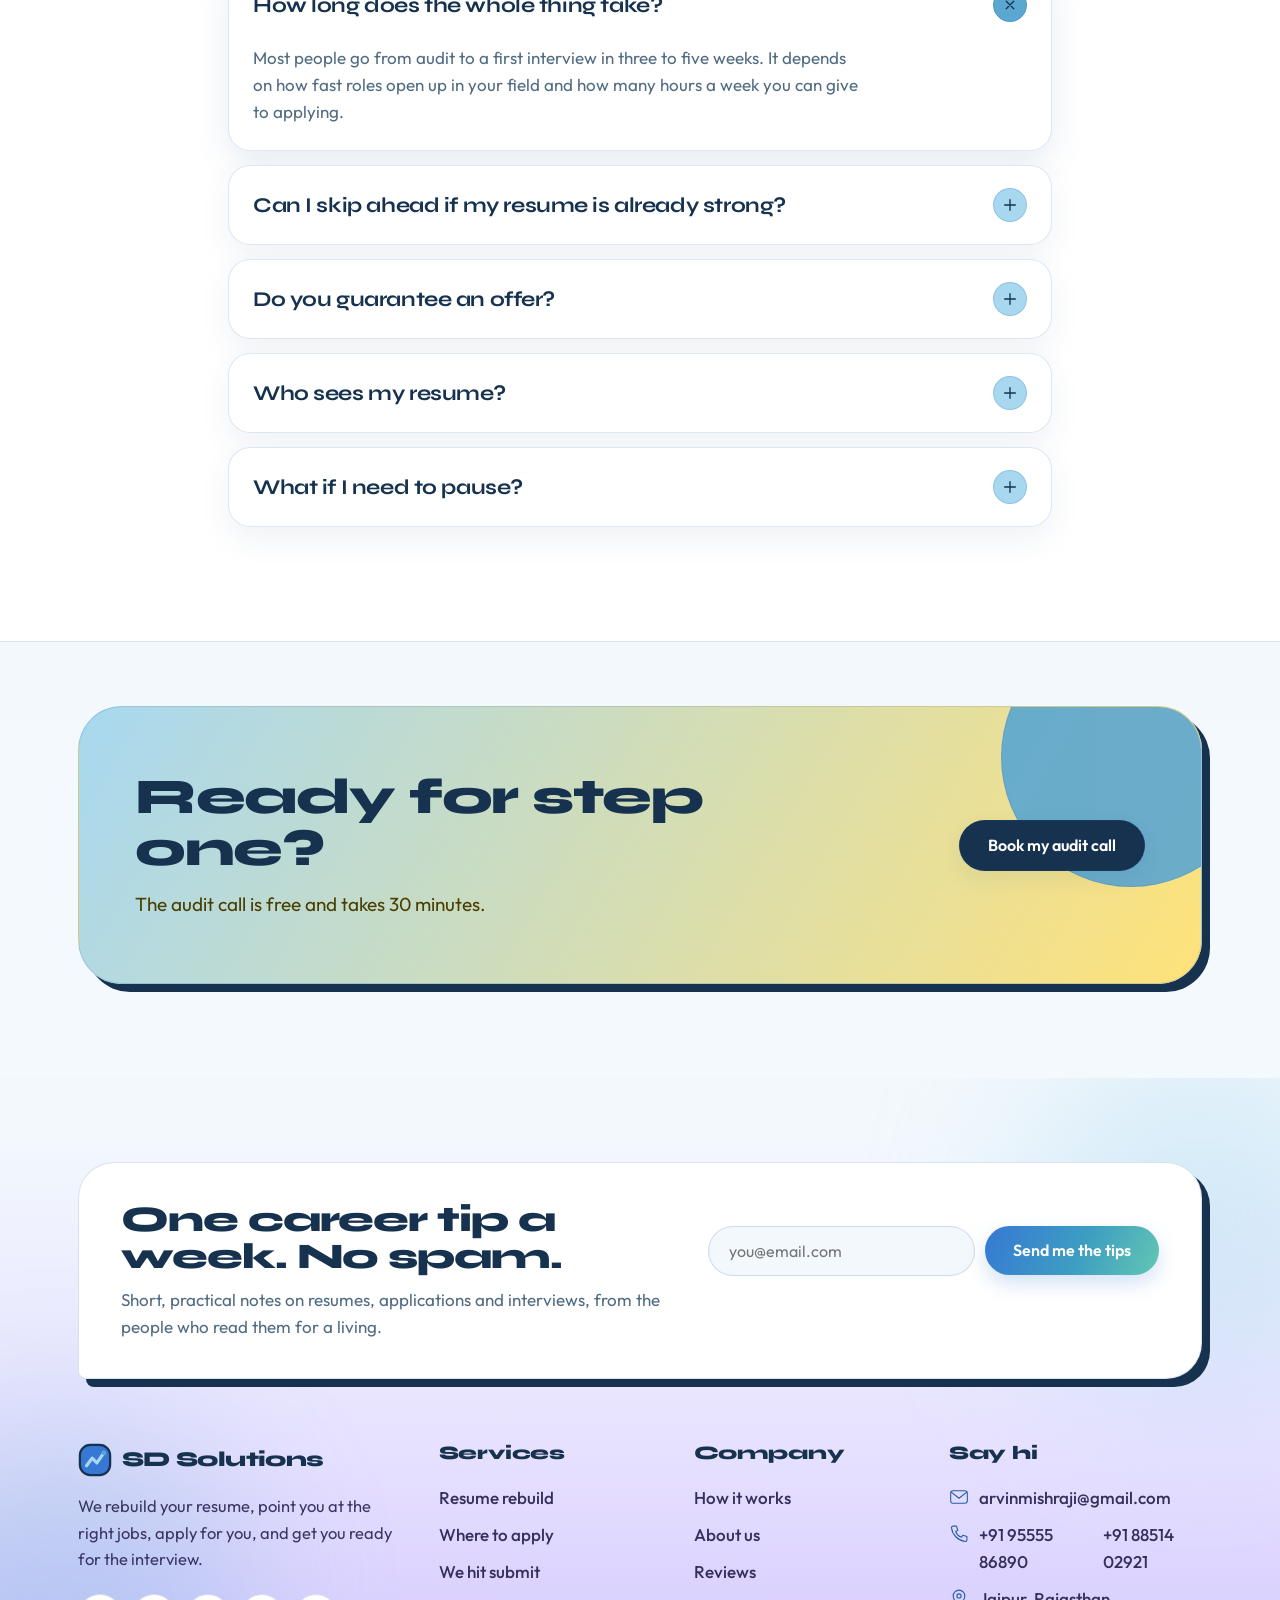
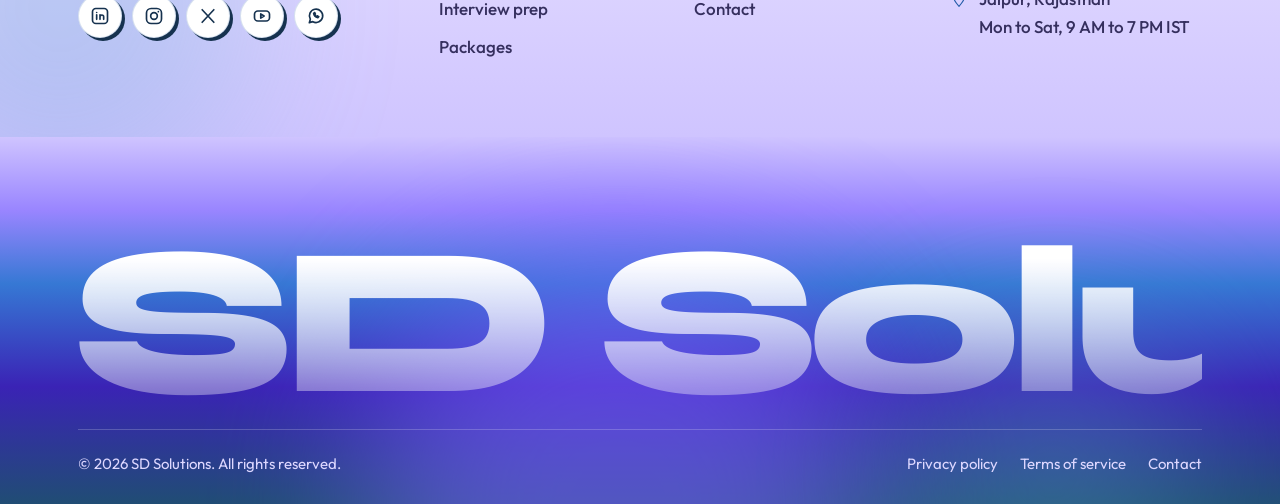
<file: sdSolutions/process.html>
<!DOCTYPE html>
<html lang="en">
<head>
<meta charset="UTF-8">
<meta name="viewport" content="width=device-width, initial-scale=1.0">
<title>How it works | SD Solutions</title>
<meta name="description" content="The five-step process SD Solutions uses to take you from resume audit to signed offer.">
<meta name="theme-color" content="#3678D4">
<link rel="canonical" href="https://www.sdsolutions.example/process.html">
<meta property="og:type" content="website">
<meta property="og:site_name" content="SD Solutions">
<meta property="og:title" content="How it works | SD Solutions">
<meta property="og:description" content="The five-step process SD Solutions uses to take you from resume audit to signed offer.">
<meta property="og:url" content="https://www.sdsolutions.example/process.html">
<meta name="twitter:card" content="summary">
<script>document.documentElement.classList.add('js')</script>
<link rel="preconnect" href="https://fonts.googleapis.com">
<link rel="preconnect" href="https://fonts.gstatic.com" crossorigin>
<link href="https://fonts.googleapis.com/css2?family=Outfit:wght@300;400;500;600;700&family=Syne:wght@700;800&display=swap" rel="stylesheet">
<link rel="icon" href="data:image/svg+xml,%3Csvg xmlns='http://www.w3.org/2000/svg' viewBox='0 0 36 36'%3E%3Crect x='2' y='2' width='32' height='32' rx='11' fill='%235B3CFF' stroke='%2315112B' stroke-width='2.4'/%3E%3Cpath d='M9 24l6-8 5 5 7-10' fill='none' stroke='%23FFD23F' stroke-width='3.4' stroke-linecap='round' stroke-linejoin='round'/%3E%3C/svg%3E">
<link rel="stylesheet" href="assets/css/styles.css">
</head>
<body>
<a class="skip" href="#main">Skip to content</a>
<div class="progress" aria-hidden="true"><i></i></div>
<header class="site-header">
  <nav class="nav" aria-label="Main">
    <a href="index.html" class="logo" aria-label="SD Solutions home"><svg viewBox="0 0 36 36" aria-hidden="true"><rect x="2" y="2" width="32" height="32" rx="11" fill="#3678D4" stroke="#16324F" stroke-width="2.4"/><path d="M9 24l6-8 5 5 7-10" fill="none" stroke="#A8D8F0" stroke-width="3.4" stroke-linecap="round" stroke-linejoin="round"/><circle cx="27.5" cy="10.5" r="2.6" fill="#5BA7D1"/></svg><span>SD Solutions</span></a>
    <div class="nav-links" id="site-menu"><a href="index.html">Home</a><a href="services.html">Services</a><a href="process.html" class="active" aria-current="page">Process</a><a href="interview-coaching.html">Interview prep</a><a href="about.html">About</a><a href="reviews.html">Reviews</a><a href="contact.html">Contact</a><a class="nav-cta-mobile" href="contact.html">Get my free resume audit</a></div>
    <div class="nav-right">
      <a href="contact.html" class="btn btn-sun btn-sm"><span class="btn-label">Free resume audit</span></a>
      <button class="burger" type="button" aria-label="Open menu" aria-expanded="false" aria-controls="site-menu"><span></span><span></span><span></span></button>
    </div>
  </nav>
</header>
<main id="main">
<section class="page-hero">
  <div class="wrap">
    <div class="crumb"><a href="index.html">Home</a> / Process</div>
    <h1>Five steps. Same order, every time.</h1>
    <p class="lede">We have run this with over a thousand people. It works because it is sequential: each step feeds the next, instead of resume, applications and interview prep all happening at once.</p>
  </div>
  <svg class="deco" viewBox="0 0 380 300" aria-hidden="true">
  <circle cx="250" cy="110" r="84" fill="#A8D8F0" stroke="#16324F" stroke-width="3"/>
  <path d="M40 250c30-44 60 44 90 0s60 44 90 0 60 44 90 0" fill="none" stroke="#5BA7D1" stroke-width="12" stroke-linecap="round"/>
  <path d="M118 30c3 22 17 36 38 38-21 2-35 16-38 38-3-22-17-36-38-38 21-2 35-16 38-38z" fill="#fff" stroke="#16324F" stroke-width="3" stroke-linejoin="round"/>
</svg>
</section>
<section class="section band-ink">
  <div class="wrap"><div class="stairs"><div class="step"><div class="n">1</div><h3>Audit</h3><p>A 30-minute call. We tell you what's working in your search and what isn't.</p></div><div class="step"><div class="n">2</div><h3>Rebuild</h3><p>Your new resume in three business days, with two rounds of edits.</p></div><div class="step"><div class="n">3</div><h3>Aim</h3><p>We match you to the job boards where people like you actually get replies.</p></div><div class="step"><div class="n">4</div><h3>Apply</h3><p>Five to ten tailored applications a week. You send them, or we do.</p></div><div class="step"><div class="n">5</div><h3>Rehearse</h3><p>Two recorded mock interviews and a written scorecard before the real one.</p></div></div></div>
</section>

<section class="section">
  <div class="wrap-narrow">
    <div class="section-head reveal"><h2>What happens at each step</h2></div>
    <div class="detail-list"><div class="detail reveal"><div class="big">1</div><div><h3>Audit</h3><p>We start with a 30-minute call about your resume, LinkedIn profile and the roles you want. You leave with a plain-language read on what is working, what is not, and which of our services will actually help.</p><span class="when">Takes 30 minutes. Notes the same day.</span></div></div><div class="detail reveal"><div class="big">2</div><div><h3>Rebuild</h3><p>We rebuild your resume for the roles you are targeting, with formatting that passes applicant-tracking filters and wording a recruiter will read past the first six seconds.</p><span class="when">Ready in 3 business days, with 2 rounds of edits.</span></div></div><div class="detail reveal"><div class="big">3</div><div><h3>Aim</h3><p>We match your new profile to the platforms where you have the best odds, from the big boards to niche communities and direct recruiter networks, so you stop spreading effort across places that never reply.</p><span class="when">Takes 2 business days. You get a ranked list.</span></div></div><div class="detail reveal"><div class="big">4</div><div><h3>Apply</h3><p>Now the applying starts: five to ten targeted roles a week, walked through with you or sent for you, depending on your plan. Every application is tailored. Nothing is copy-pasted.</p><span class="when">Weekly rhythm. Every reply is logged.</span></div></div><div class="detail reveal"><div class="big">5</div><div><h3>Rehearse</h3><p>Once calls start landing, we run two full recorded mock interviews against questions for your role, then send a written scorecard on structure, clarity and delivery.</p><span class="when">Two sessions, plus a scorecard.</span></div></div></div>
  </div>
</section>

<section class="section band">
  <div class="wrap-narrow">
    <div class="section-head reveal"><h2>Questions people ask first</h2></div>
    <div class="faq-item open reveal"><button class="faq-q" type="button" aria-expanded="true">How long does the whole thing take?<span class="plus"><svg viewBox="0 0 48 48" fill="none" stroke="currentColor" stroke-width="4" stroke-linecap="round" stroke-linejoin="round" aria-hidden="true"><path d="M24 8v32M8 24h32"/></svg></span></button><div class="faq-a"><p>Most people go from audit to a first interview in three to five weeks. It depends on how fast roles open up in your field and how many hours a week you can give to applying.</p></div></div><div class="faq-item reveal"><button class="faq-q" type="button" aria-expanded="false">Can I skip ahead if my resume is already strong?<span class="plus"><svg viewBox="0 0 48 48" fill="none" stroke="currentColor" stroke-width="4" stroke-linecap="round" stroke-linejoin="round" aria-hidden="true"><path d="M24 8v32M8 24h32"/></svg></span></button><div class="faq-a"><p>Yes. The audit tells us whether your resume needs a rebuild or a light polish. If it is already strong, we go straight to aiming and applying.</p></div></div><div class="faq-item reveal"><button class="faq-q" type="button" aria-expanded="false">Do you guarantee an offer?<span class="plus"><svg viewBox="0 0 48 48" fill="none" stroke="currentColor" stroke-width="4" stroke-linecap="round" stroke-linejoin="round" aria-hidden="true"><path d="M24 8v32M8 24h32"/></svg></span></button><div class="faq-a"><p>No, and be wary of anyone who does. A company you have never met makes that decision. We control the quality of your resume, where you apply, and how ready you are for the interview.</p></div></div><div class="faq-item reveal"><button class="faq-q" type="button" aria-expanded="false">Who sees my resume?<span class="plus"><svg viewBox="0 0 48 48" fill="none" stroke="currentColor" stroke-width="4" stroke-linecap="round" stroke-linejoin="round" aria-hidden="true"><path d="M24 8v32M8 24h32"/></svg></span></button><div class="faq-a"><p>You and our team. We only share it with an employer or recruiter after you have said yes to that specific application.</p></div></div><div class="faq-item reveal"><button class="faq-q" type="button" aria-expanded="false">What if I need to pause?<span class="plus"><svg viewBox="0 0 48 48" fill="none" stroke="currentColor" stroke-width="4" stroke-linecap="round" stroke-linejoin="round" aria-hidden="true"><path d="M24 8v32M8 24h32"/></svg></span></button><div class="faq-a"><p>Go ahead. The process runs at your pace. If you land an offer or hit a busy stretch at work, we hold your place and restart when you are ready.</p></div></div>
  </div>
</section>
<section class="section-tight">
  <div class="wrap">
    <div class="cta reveal" data-reveal="zoom">
      <div><h2>Ready for step one?</h2><p>The audit call is free and takes 30 minutes.</p></div>
      <a href="contact.html" class="btn btn-ink"><span class="btn-label">Book my audit call</span></a>
    </div>
  </div>
</section>
</main>
<footer class="site-footer">
  <div class="foot-top">
    <span class="foot-glow g1" aria-hidden="true"></span><span class="foot-glow g2" aria-hidden="true"></span>
    <div class="wrap">
      <div class="foot-cta">
        <div>
          <h3>One career tip a week. No spam.</h3>
          <p>Short, practical notes on resumes, applications and interviews, from the people who read them for a living.</p>
        </div>
        <form class="sub-form" data-form="newsletter" novalidate aria-label="Newsletter signup">
          <div class="field">
            <label class="sr-only" for="sub-email">Email address</label>
            <input id="sub-email" name="email" type="email" placeholder="you@email.com" autocomplete="email" required data-required-msg="Add your email to subscribe.">
            <span class="err" role="alert"></span>
          </div>
          <div class="hp" aria-hidden="true"><label>Website<input type="text" name="website" tabindex="-1" autocomplete="off"></label></div>
          <button type="submit" class="btn btn-violet"><span class="btn-label">Send me the tips</span></button>
          <p class="sub-msg" role="status" aria-live="polite"></p>
        </form>
      </div>

      <div class="foot-grid">
        <div class="foot-brand">
          <a href="index.html" class="logo"><svg viewBox="0 0 36 36" aria-hidden="true"><rect x="2" y="2" width="32" height="32" rx="11" fill="#3678D4" stroke="#16324F" stroke-width="2.4"/><path d="M9 24l6-8 5 5 7-10" fill="none" stroke="#A8D8F0" stroke-width="3.4" stroke-linecap="round" stroke-linejoin="round"/><circle cx="27.5" cy="10.5" r="2.6" fill="#5BA7D1"/></svg><span>SD Solutions</span></a>
          <p>We rebuild your resume, point you at the right jobs, apply for you, and get you ready for the interview.</p>
          <div class="socials"><a href="#" aria-label="LinkedIn" rel="noopener"><svg viewBox="0 0 24 24" aria-hidden="true"><rect x="3" y="3" width="18" height="18" rx="4"/><path d="M8 10.5V16M8 7.8v.01M12 16v-3a2.2 2.2 0 0 1 4.4 0v3M12 10.5V16"/></svg></a><a href="#" aria-label="Instagram" rel="noopener"><svg viewBox="0 0 24 24" aria-hidden="true"><rect x="3" y="3" width="18" height="18" rx="5.5"/><circle cx="12" cy="12" r="4"/><path d="M17.2 6.8v.01"/></svg></a><a href="#" aria-label="X" rel="noopener"><svg viewBox="0 0 24 24" aria-hidden="true"><path d="M5 4.5l14 15M19 4.5l-14 15"/></svg></a><a href="#" aria-label="YouTube" rel="noopener"><svg viewBox="0 0 24 24" aria-hidden="true"><rect x="3" y="6" width="18" height="12" rx="4"/><path d="M10.5 9.5l4 2.5-4 2.5z"/></svg></a><a href="#" aria-label="WhatsApp" rel="noopener"><svg viewBox="0 0 24 24" aria-hidden="true"><path d="M4 20l1.2-4.1A8 8 0 1 1 8.2 18.8z"/><path d="M9.2 8.8c.3 2.4 2.4 4.6 5 5.2l1.1-1.2-1.9-1-.9.7c-.7-.3-1.5-1.1-1.9-1.9l.7-.9-1-1.9z"/></svg></a></div>
        </div>
        <nav class="foot-col" aria-label="Services">
          <h4>Services</h4>
          <a href="services.html#resume">Resume rebuild</a>
          <a href="services.html#platform">Where to apply</a>
          <a href="services.html#submission">We hit submit</a>
          <a href="interview-coaching.html">Interview prep</a>
          <a href="services.html#plans">Packages</a>
        </nav>
        <nav class="foot-col" aria-label="Company">
          <h4>Company</h4>
          <a href="process.html">How it works</a>
          <a href="about.html">About us</a>
          <a href="reviews.html">Reviews</a>
          <a href="contact.html">Contact</a>
        </nav>
        <div class="foot-col">
          <h4>Say hi</h4>
          <ul class="foot-contact">
            <li><svg viewBox="0 0 48 48" fill="none" stroke="currentColor" stroke-width="2.6" stroke-linecap="round" stroke-linejoin="round" aria-hidden="true"><rect x="4" y="9" width="40" height="30" rx="6"/><path d="M6 13l18 14 18-14"/></svg><a href="mailto:arvinmishraji@gmail.com">arvinmishraji@gmail.com</a></li>
            <li><svg viewBox="0 0 48 48" fill="none" stroke="currentColor" stroke-width="2.6" stroke-linecap="round" stroke-linejoin="round" aria-hidden="true"><path d="M10 5h8l3 10-5 3a24 24 0 0 0 14 14l3-5 10 3v8a4 4 0 0 1-4.4 4A38 38 0 0 1 6 9.4 4 4 0 0 1 10 5z"/></svg><a href="tel:+919555586890">+91 95555 86890</a><br><a href="tel:+918851402921">+91 88514 02921</a></li>
            <li><svg viewBox="0 0 48 48" fill="none" stroke="currentColor" stroke-width="2.6" stroke-linecap="round" stroke-linejoin="round" aria-hidden="true"><path d="M24 44C12 30 10 24 10 19a14 14 0 0 1 28 0c0 5-2 11-14 25z"/><circle cx="24" cy="19" r="5"/></svg><span>Jaipur, Rajasthan<br>Mon to Sat, 9 AM to 7 PM IST</span></li>
          </ul>
        </div>
      </div>
    </div>
  </div>
  <div class="foot-base">
    <span class="foot-glow g3" aria-hidden="true"></span><span class="foot-glow g4" aria-hidden="true"></span>
    <div class="wrap">
      <div class="wordmark" aria-hidden="true">SD Solutions</div>
      <div class="foot-legal">
        <span>&copy; 2026 SD Solutions. All rights reserved.</span>
        <nav class="legal-links" aria-label="Legal"><a href="privacy.html">Privacy policy</a><a href="terms.html">Terms of service</a><a href="contact.html">Contact</a></nav>
      </div>
    </div>
  </div>
</footer>
<button class="to-top" type="button" aria-label="Back to top"><svg viewBox="0 0 48 48" fill="none" stroke="currentColor" stroke-width="3.6" stroke-linecap="round" stroke-linejoin="round" aria-hidden="true"><path d="M24 41V9M10 23L24 9l14 14"/></svg></button>
<script src="assets/js/main.js"></script>
<a class="whatsapp-float" href="https://wa.me/919555586890" target="_blank" rel="noopener" aria-label="Chat on WhatsApp with +91 95555 86890"><svg viewBox="0 0 24 24" fill="none" stroke="currentColor" stroke-width="1.8" stroke-linecap="round" stroke-linejoin="round" aria-hidden="true"><path d="M20.5 11.5a8.5 8.5 0 0 1-12.6 7.4L3 20l1.2-4.5A8.5 8.5 0 1 1 20.5 11.5Z"/><path d="M8.5 8.5c.3 2.7 2.3 4.7 5 5l1.1-1.1-1.8-1-.8.7c-.7-.3-1.4-1-1.8-1.7l.7-.9-.9-1.8z"/></svg><span>Chat on WhatsApp</span></a>
</body>
</html>
</file>
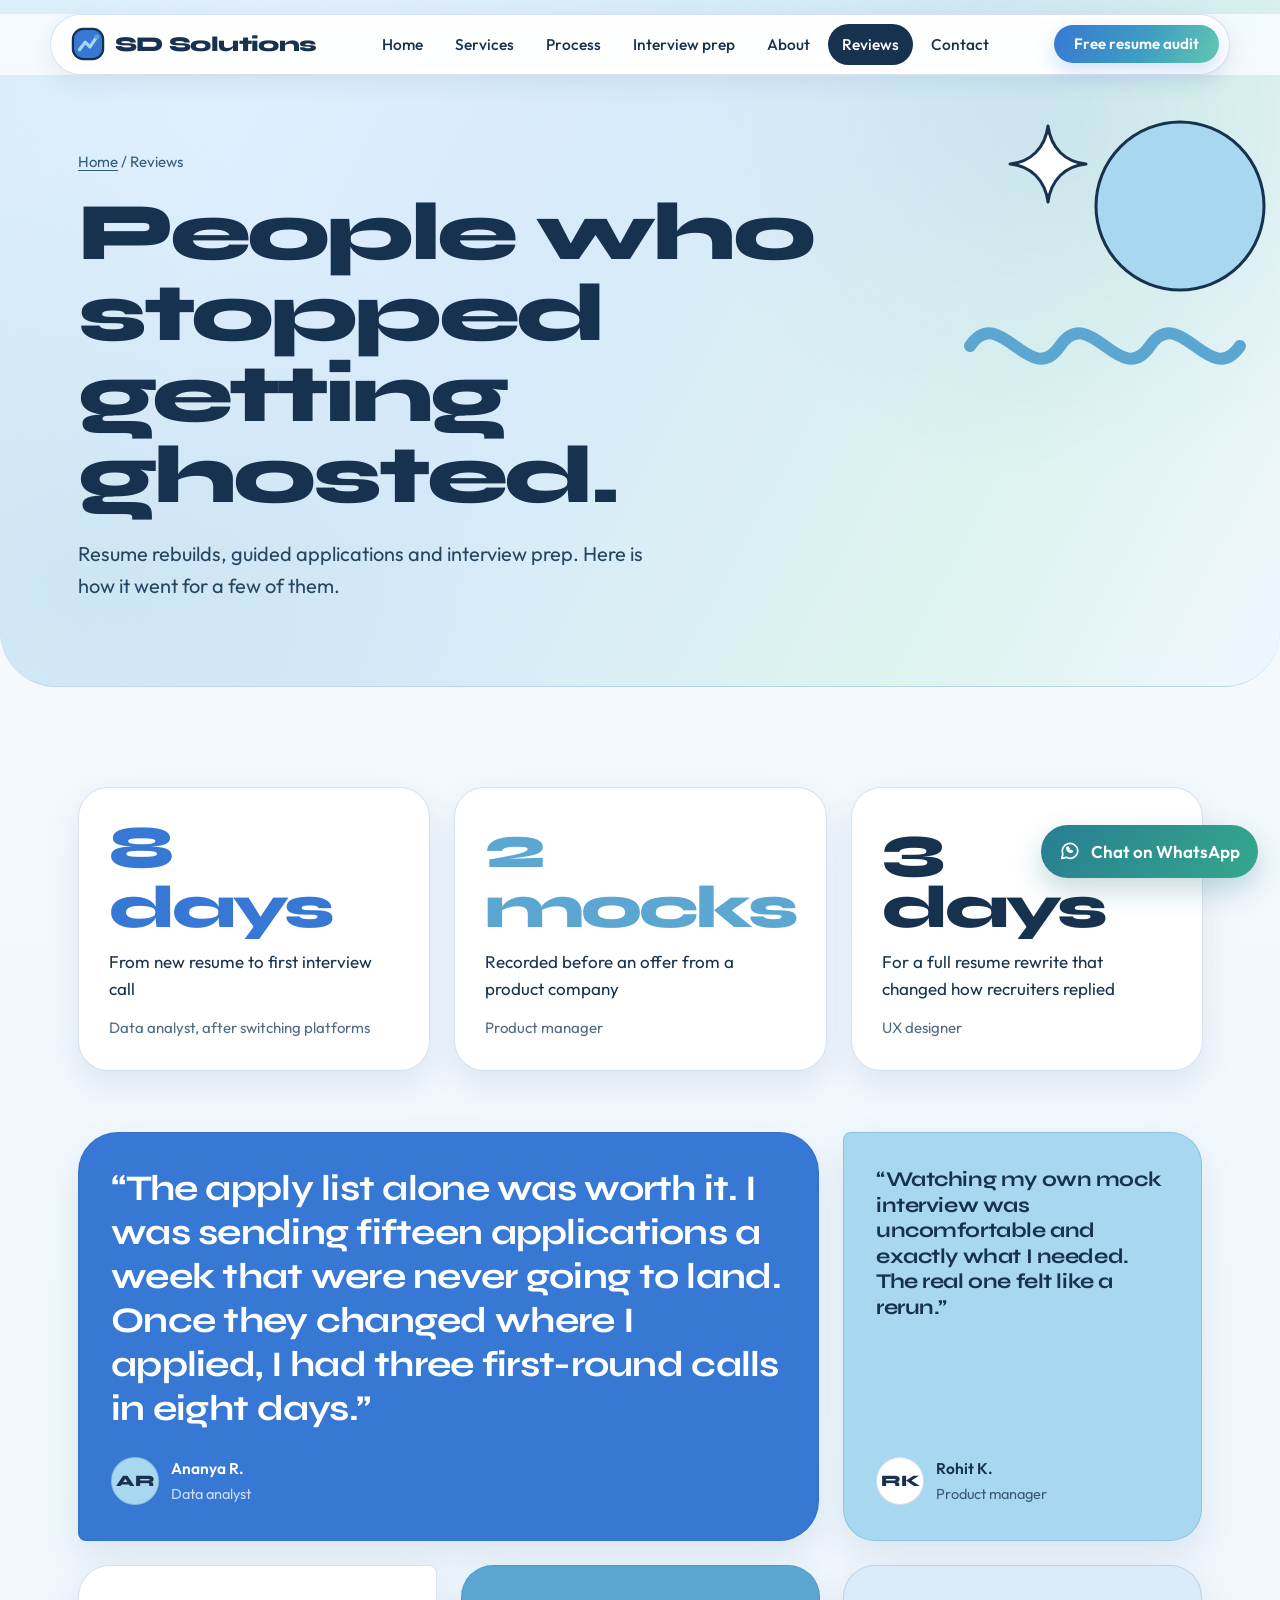
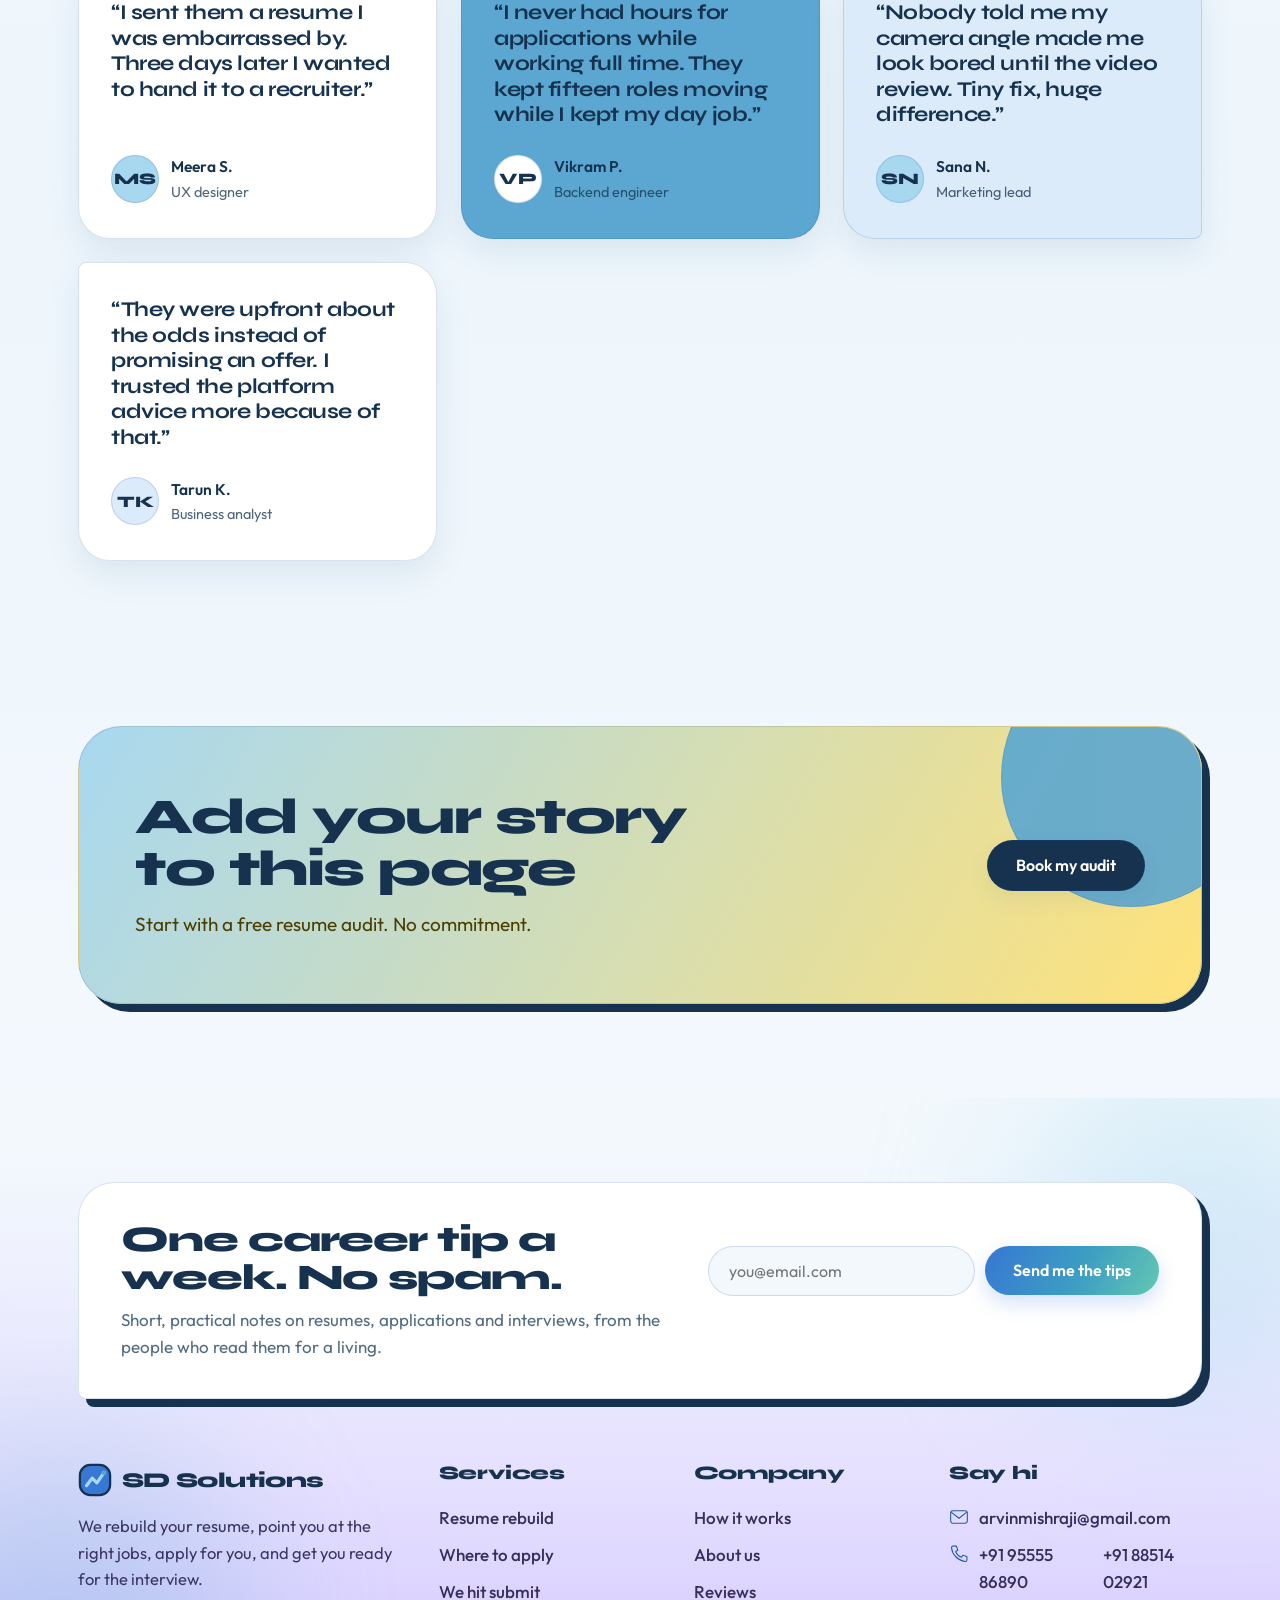
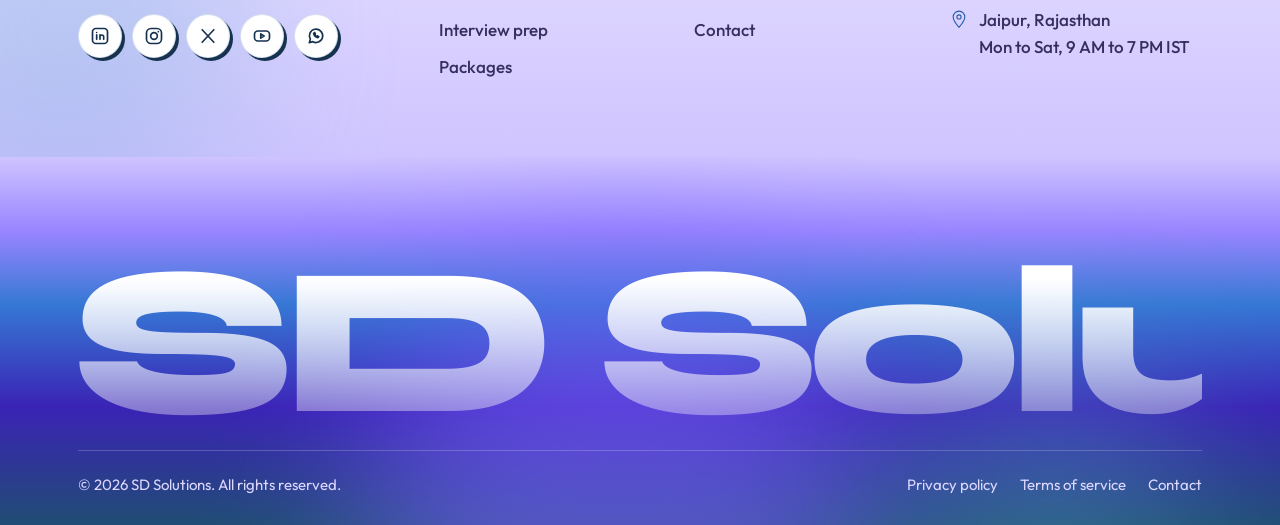
<file: sdSolutions/reviews.html>
<!DOCTYPE html>
<html lang="en">
<head>
<meta charset="UTF-8">
<meta name="viewport" content="width=device-width, initial-scale=1.0">
<title>Reviews | SD Solutions</title>
<meta name="description" content="What clients say about working with SD Solutions.">
<meta name="theme-color" content="#3678D4">
<link rel="canonical" href="https://www.sdsolutions.example/reviews.html">
<meta property="og:type" content="website">
<meta property="og:site_name" content="SD Solutions">
<meta property="og:title" content="Reviews | SD Solutions">
<meta property="og:description" content="What clients say about working with SD Solutions.">
<meta property="og:url" content="https://www.sdsolutions.example/reviews.html">
<meta name="twitter:card" content="summary">
<script>document.documentElement.classList.add('js')</script>
<link rel="preconnect" href="https://fonts.googleapis.com">
<link rel="preconnect" href="https://fonts.gstatic.com" crossorigin>
<link href="https://fonts.googleapis.com/css2?family=Outfit:wght@300;400;500;600;700&family=Syne:wght@700;800&display=swap" rel="stylesheet">
<link rel="icon" href="data:image/svg+xml,%3Csvg xmlns='http://www.w3.org/2000/svg' viewBox='0 0 36 36'%3E%3Crect x='2' y='2' width='32' height='32' rx='11' fill='%235B3CFF' stroke='%2315112B' stroke-width='2.4'/%3E%3Cpath d='M9 24l6-8 5 5 7-10' fill='none' stroke='%23FFD23F' stroke-width='3.4' stroke-linecap='round' stroke-linejoin='round'/%3E%3C/svg%3E">
<link rel="stylesheet" href="assets/css/styles.css">
</head>
<body>
<a class="skip" href="#main">Skip to content</a>
<div class="progress" aria-hidden="true"><i></i></div>
<header class="site-header">
  <nav class="nav" aria-label="Main">
    <a href="index.html" class="logo" aria-label="SD Solutions home"><svg viewBox="0 0 36 36" aria-hidden="true"><rect x="2" y="2" width="32" height="32" rx="11" fill="#3678D4" stroke="#16324F" stroke-width="2.4"/><path d="M9 24l6-8 5 5 7-10" fill="none" stroke="#A8D8F0" stroke-width="3.4" stroke-linecap="round" stroke-linejoin="round"/><circle cx="27.5" cy="10.5" r="2.6" fill="#5BA7D1"/></svg><span>SD Solutions</span></a>
    <div class="nav-links" id="site-menu"><a href="index.html">Home</a><a href="services.html">Services</a><a href="process.html">Process</a><a href="interview-coaching.html">Interview prep</a><a href="about.html">About</a><a href="reviews.html" class="active" aria-current="page">Reviews</a><a href="contact.html">Contact</a><a class="nav-cta-mobile" href="contact.html">Get my free resume audit</a></div>
    <div class="nav-right">
      <a href="contact.html" class="btn btn-sun btn-sm"><span class="btn-label">Free resume audit</span></a>
      <button class="burger" type="button" aria-label="Open menu" aria-expanded="false" aria-controls="site-menu"><span></span><span></span><span></span></button>
    </div>
  </nav>
</header>
<main id="main">
<section class="page-hero">
  <div class="wrap">
    <div class="crumb"><a href="index.html">Home</a> / Reviews</div>
    <h1>People who stopped getting ghosted.</h1>
    <p class="lede">Resume rebuilds, guided applications and interview prep. Here is how it went for a few of them.</p>
  </div>
  <svg class="deco" viewBox="0 0 380 300" aria-hidden="true">
  <circle cx="250" cy="110" r="84" fill="#A8D8F0" stroke="#16324F" stroke-width="3"/>
  <path d="M40 250c30-44 60 44 90 0s60 44 90 0 60 44 90 0" fill="none" stroke="#5BA7D1" stroke-width="12" stroke-linecap="round"/>
  <path d="M118 30c3 22 17 36 38 38-21 2-35 16-38 38-3-22-17-36-38-38 21-2 35-16 38-38z" fill="#fff" stroke="#16324F" stroke-width="3" stroke-linejoin="round"/>
</svg>
</section>
<section class="section">
  <div class="wrap">
    <div class="results" data-stagger>
      <div class="result reveal"><div class="big">8 days</div><p>From new resume to first interview call</p><small>Data analyst, after switching platforms</small></div>
      <div class="result reveal"><div class="big">2 mocks</div><p>Recorded before an offer from a product company</p><small>Product manager</small></div>
      <div class="result reveal"><div class="big">3 days</div><p>For a full resume rewrite that changed how recruiters replied</p><small>UX designer</small></div>
    </div>
    <div class="quotes" data-stagger>
<figure class="quote q1 reveal"><blockquote>&ldquo;The apply list alone was worth it. I was sending fifteen applications a week that were never going to land. Once they changed where I applied, I had three first-round calls in eight days.&rdquo;</blockquote><figcaption class="by"><span class="avatar" style="background:#A8D8F0">AR</span><span><b>Ananya R.</b><span>Data analyst</span></span></figcaption></figure><figure class="quote q2 reveal"><blockquote>&ldquo;Watching my own mock interview was uncomfortable and exactly what I needed. The real one felt like a rerun.&rdquo;</blockquote><figcaption class="by"><span class="avatar" style="background:#fff">RK</span><span><b>Rohit K.</b><span>Product manager</span></span></figcaption></figure><figure class="quote q3 reveal"><blockquote>&ldquo;I sent them a resume I was embarrassed by. Three days later I wanted to hand it to a recruiter.&rdquo;</blockquote><figcaption class="by"><span class="avatar" style="background:#A8D8F0">MS</span><span><b>Meera S.</b><span>UX designer</span></span></figcaption></figure><figure class="quote q4 reveal"><blockquote>&ldquo;I never had hours for applications while working full time. They kept fifteen roles moving while I kept my day job.&rdquo;</blockquote><figcaption class="by"><span class="avatar" style="background:#fff">VP</span><span><b>Vikram P.</b><span>Backend engineer</span></span></figcaption></figure><figure class="quote q5 reveal"><blockquote>&ldquo;Nobody told me my camera angle made me look bored until the video review. Tiny fix, huge difference.&rdquo;</blockquote><figcaption class="by"><span class="avatar" style="background:#A8D8F0">SN</span><span><b>Sana N.</b><span>Marketing lead</span></span></figcaption></figure><figure class="quote q6 reveal"><blockquote>&ldquo;They were upfront about the odds instead of promising an offer. I trusted the platform advice more because of that.&rdquo;</blockquote><figcaption class="by"><span class="avatar" style="background:#DCEBFA">TK</span><span><b>Tarun K.</b><span>Business analyst</span></span></figcaption></figure>
    </div>
  </div>
</section>
<section class="section-tight">
  <div class="wrap">
    <div class="cta reveal" data-reveal="zoom">
      <div><h2>Add your story to this page</h2><p>Start with a free resume audit. No commitment.</p></div>
      <a href="contact.html" class="btn btn-ink"><span class="btn-label">Book my audit</span></a>
    </div>
  </div>
</section>
</main>
<footer class="site-footer">
  <div class="foot-top">
    <span class="foot-glow g1" aria-hidden="true"></span><span class="foot-glow g2" aria-hidden="true"></span>
    <div class="wrap">
      <div class="foot-cta">
        <div>
          <h3>One career tip a week. No spam.</h3>
          <p>Short, practical notes on resumes, applications and interviews, from the people who read them for a living.</p>
        </div>
        <form class="sub-form" data-form="newsletter" novalidate aria-label="Newsletter signup">
          <div class="field">
            <label class="sr-only" for="sub-email">Email address</label>
            <input id="sub-email" name="email" type="email" placeholder="you@email.com" autocomplete="email" required data-required-msg="Add your email to subscribe.">
            <span class="err" role="alert"></span>
          </div>
          <div class="hp" aria-hidden="true"><label>Website<input type="text" name="website" tabindex="-1" autocomplete="off"></label></div>
          <button type="submit" class="btn btn-violet"><span class="btn-label">Send me the tips</span></button>
          <p class="sub-msg" role="status" aria-live="polite"></p>
        </form>
      </div>

      <div class="foot-grid">
        <div class="foot-brand">
          <a href="index.html" class="logo"><svg viewBox="0 0 36 36" aria-hidden="true"><rect x="2" y="2" width="32" height="32" rx="11" fill="#3678D4" stroke="#16324F" stroke-width="2.4"/><path d="M9 24l6-8 5 5 7-10" fill="none" stroke="#A8D8F0" stroke-width="3.4" stroke-linecap="round" stroke-linejoin="round"/><circle cx="27.5" cy="10.5" r="2.6" fill="#5BA7D1"/></svg><span>SD Solutions</span></a>
          <p>We rebuild your resume, point you at the right jobs, apply for you, and get you ready for the interview.</p>
          <div class="socials"><a href="#" aria-label="LinkedIn" rel="noopener"><svg viewBox="0 0 24 24" aria-hidden="true"><rect x="3" y="3" width="18" height="18" rx="4"/><path d="M8 10.5V16M8 7.8v.01M12 16v-3a2.2 2.2 0 0 1 4.4 0v3M12 10.5V16"/></svg></a><a href="#" aria-label="Instagram" rel="noopener"><svg viewBox="0 0 24 24" aria-hidden="true"><rect x="3" y="3" width="18" height="18" rx="5.5"/><circle cx="12" cy="12" r="4"/><path d="M17.2 6.8v.01"/></svg></a><a href="#" aria-label="X" rel="noopener"><svg viewBox="0 0 24 24" aria-hidden="true"><path d="M5 4.5l14 15M19 4.5l-14 15"/></svg></a><a href="#" aria-label="YouTube" rel="noopener"><svg viewBox="0 0 24 24" aria-hidden="true"><rect x="3" y="6" width="18" height="12" rx="4"/><path d="M10.5 9.5l4 2.5-4 2.5z"/></svg></a><a href="#" aria-label="WhatsApp" rel="noopener"><svg viewBox="0 0 24 24" aria-hidden="true"><path d="M4 20l1.2-4.1A8 8 0 1 1 8.2 18.8z"/><path d="M9.2 8.8c.3 2.4 2.4 4.6 5 5.2l1.1-1.2-1.9-1-.9.7c-.7-.3-1.5-1.1-1.9-1.9l.7-.9-1-1.9z"/></svg></a></div>
        </div>
        <nav class="foot-col" aria-label="Services">
          <h4>Services</h4>
          <a href="services.html#resume">Resume rebuild</a>
          <a href="services.html#platform">Where to apply</a>
          <a href="services.html#submission">We hit submit</a>
          <a href="interview-coaching.html">Interview prep</a>
          <a href="services.html#plans">Packages</a>
        </nav>
        <nav class="foot-col" aria-label="Company">
          <h4>Company</h4>
          <a href="process.html">How it works</a>
          <a href="about.html">About us</a>
          <a href="reviews.html">Reviews</a>
          <a href="contact.html">Contact</a>
        </nav>
        <div class="foot-col">
          <h4>Say hi</h4>
          <ul class="foot-contact">
            <li><svg viewBox="0 0 48 48" fill="none" stroke="currentColor" stroke-width="2.6" stroke-linecap="round" stroke-linejoin="round" aria-hidden="true"><rect x="4" y="9" width="40" height="30" rx="6"/><path d="M6 13l18 14 18-14"/></svg><a href="mailto:arvinmishraji@gmail.com">arvinmishraji@gmail.com</a></li>
            <li><svg viewBox="0 0 48 48" fill="none" stroke="currentColor" stroke-width="2.6" stroke-linecap="round" stroke-linejoin="round" aria-hidden="true"><path d="M10 5h8l3 10-5 3a24 24 0 0 0 14 14l3-5 10 3v8a4 4 0 0 1-4.4 4A38 38 0 0 1 6 9.4 4 4 0 0 1 10 5z"/></svg><a href="tel:+919555586890">+91 95555 86890</a><br><a href="tel:+918851402921">+91 88514 02921</a></li>
            <li><svg viewBox="0 0 48 48" fill="none" stroke="currentColor" stroke-width="2.6" stroke-linecap="round" stroke-linejoin="round" aria-hidden="true"><path d="M24 44C12 30 10 24 10 19a14 14 0 0 1 28 0c0 5-2 11-14 25z"/><circle cx="24" cy="19" r="5"/></svg><span>Jaipur, Rajasthan<br>Mon to Sat, 9 AM to 7 PM IST</span></li>
          </ul>
        </div>
      </div>
    </div>
  </div>
  <div class="foot-base">
    <span class="foot-glow g3" aria-hidden="true"></span><span class="foot-glow g4" aria-hidden="true"></span>
    <div class="wrap">
      <div class="wordmark" aria-hidden="true">SD Solutions</div>
      <div class="foot-legal">
        <span>&copy; 2026 SD Solutions. All rights reserved.</span>
        <nav class="legal-links" aria-label="Legal"><a href="privacy.html">Privacy policy</a><a href="terms.html">Terms of service</a><a href="contact.html">Contact</a></nav>
      </div>
    </div>
  </div>
</footer>
<button class="to-top" type="button" aria-label="Back to top"><svg viewBox="0 0 48 48" fill="none" stroke="currentColor" stroke-width="3.6" stroke-linecap="round" stroke-linejoin="round" aria-hidden="true"><path d="M24 41V9M10 23L24 9l14 14"/></svg></button>
<script src="assets/js/main.js"></script>
<a class="whatsapp-float" href="https://wa.me/919555586890" target="_blank" rel="noopener" aria-label="Chat on WhatsApp with +91 95555 86890"><svg viewBox="0 0 24 24" fill="none" stroke="currentColor" stroke-width="1.8" stroke-linecap="round" stroke-linejoin="round" aria-hidden="true"><path d="M20.5 11.5a8.5 8.5 0 0 1-12.6 7.4L3 20l1.2-4.5A8.5 8.5 0 1 1 20.5 11.5Z"/><path d="M8.5 8.5c.3 2.7 2.3 4.7 5 5l1.1-1.1-1.8-1-.8.7c-.7-.3-1.4-1-1.8-1.7l.7-.9-.9-1.8z"/></svg><span>Chat on WhatsApp</span></a>
</body>
</html>
</file>
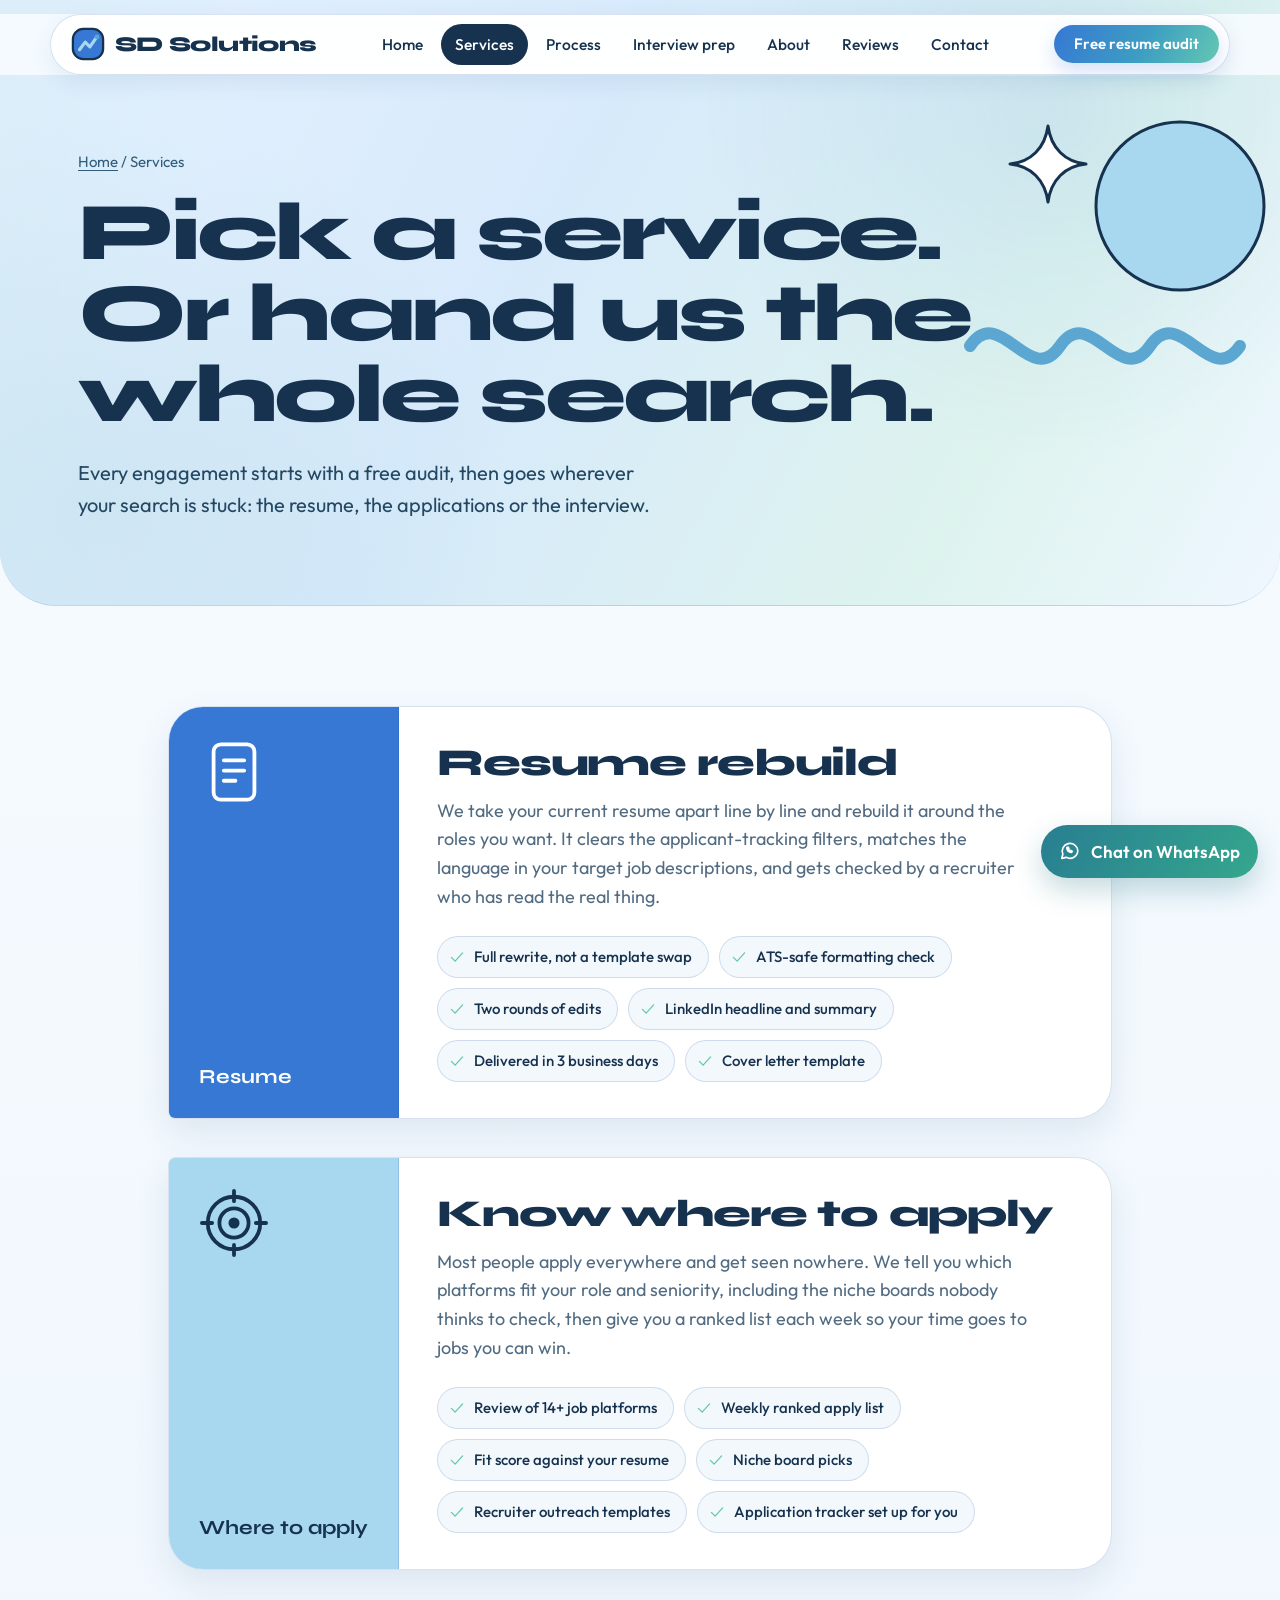
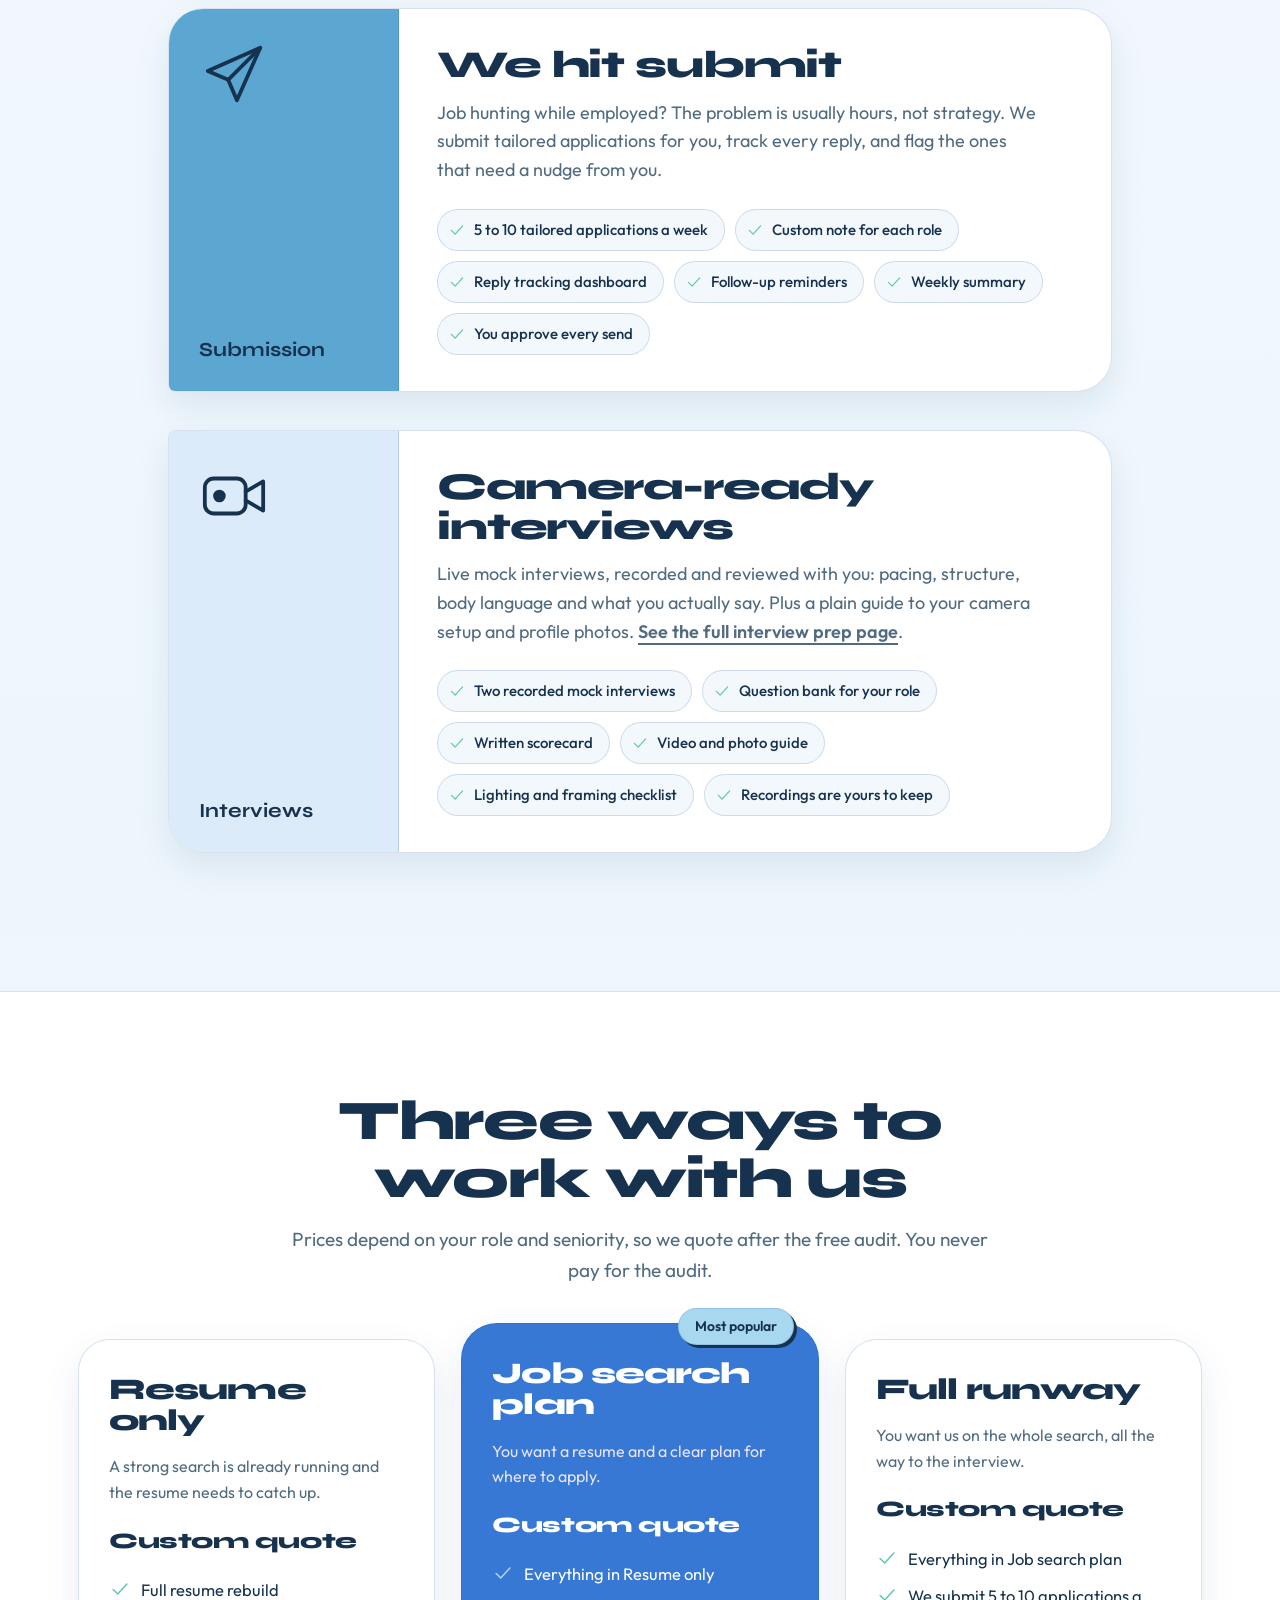
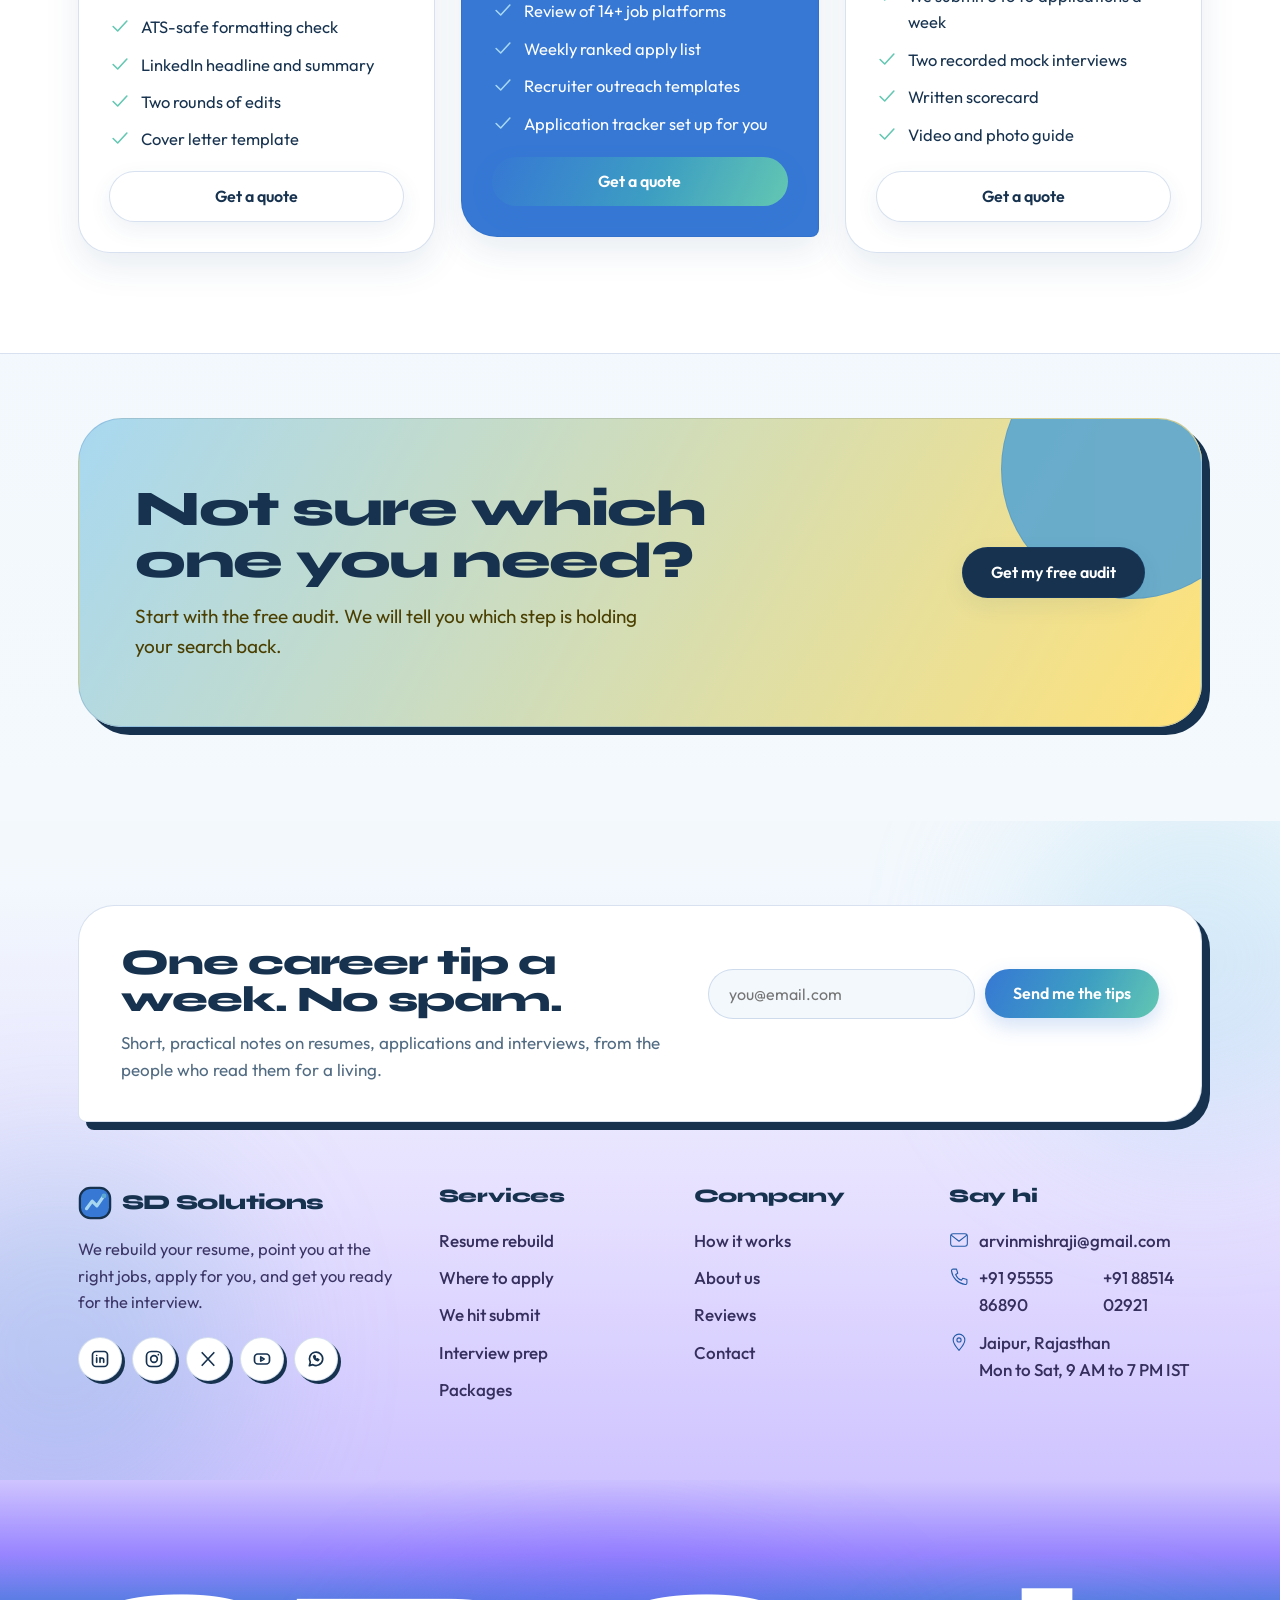
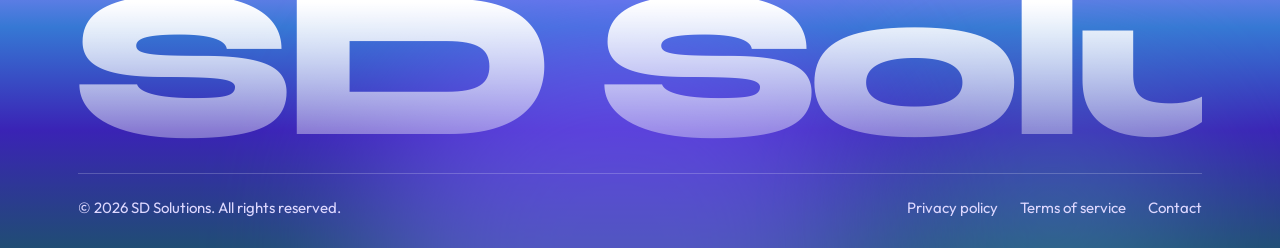
<file: sdSolutions/services.html>
<!DOCTYPE html>
<html lang="en">
<head>
<meta charset="UTF-8">
<meta name="viewport" content="width=device-width, initial-scale=1.0">
<title>Services | SD Solutions</title>
<meta name="description" content="Resume rebuild, job platform strategy, done-for-you applications and recorded interview prep from SD Solutions.">
<meta name="theme-color" content="#3678D4">
<link rel="canonical" href="https://www.sdsolutions.example/services.html">
<meta property="og:type" content="website">
<meta property="og:site_name" content="SD Solutions">
<meta property="og:title" content="Services | SD Solutions">
<meta property="og:description" content="Resume rebuild, job platform strategy, done-for-you applications and recorded interview prep from SD Solutions.">
<meta property="og:url" content="https://www.sdsolutions.example/services.html">
<meta name="twitter:card" content="summary">
<script>document.documentElement.classList.add('js')</script>
<link rel="preconnect" href="https://fonts.googleapis.com">
<link rel="preconnect" href="https://fonts.gstatic.com" crossorigin>
<link href="https://fonts.googleapis.com/css2?family=Outfit:wght@300;400;500;600;700&family=Syne:wght@700;800&display=swap" rel="stylesheet">
<link rel="icon" href="data:image/svg+xml,%3Csvg xmlns='http://www.w3.org/2000/svg' viewBox='0 0 36 36'%3E%3Crect x='2' y='2' width='32' height='32' rx='11' fill='%235B3CFF' stroke='%2315112B' stroke-width='2.4'/%3E%3Cpath d='M9 24l6-8 5 5 7-10' fill='none' stroke='%23FFD23F' stroke-width='3.4' stroke-linecap='round' stroke-linejoin='round'/%3E%3C/svg%3E">
<link rel="stylesheet" href="assets/css/styles.css">
</head>
<body>
<a class="skip" href="#main">Skip to content</a>
<div class="progress" aria-hidden="true"><i></i></div>
<header class="site-header">
  <nav class="nav" aria-label="Main">
    <a href="index.html" class="logo" aria-label="SD Solutions home"><svg viewBox="0 0 36 36" aria-hidden="true"><rect x="2" y="2" width="32" height="32" rx="11" fill="#3678D4" stroke="#16324F" stroke-width="2.4"/><path d="M9 24l6-8 5 5 7-10" fill="none" stroke="#A8D8F0" stroke-width="3.4" stroke-linecap="round" stroke-linejoin="round"/><circle cx="27.5" cy="10.5" r="2.6" fill="#5BA7D1"/></svg><span>SD Solutions</span></a>
    <div class="nav-links" id="site-menu"><a href="index.html">Home</a><a href="services.html" class="active" aria-current="page">Services</a><a href="process.html">Process</a><a href="interview-coaching.html">Interview prep</a><a href="about.html">About</a><a href="reviews.html">Reviews</a><a href="contact.html">Contact</a><a class="nav-cta-mobile" href="contact.html">Get my free resume audit</a></div>
    <div class="nav-right">
      <a href="contact.html" class="btn btn-sun btn-sm"><span class="btn-label">Free resume audit</span></a>
      <button class="burger" type="button" aria-label="Open menu" aria-expanded="false" aria-controls="site-menu"><span></span><span></span><span></span></button>
    </div>
  </nav>
</header>
<main id="main">
<section class="page-hero">
  <div class="wrap">
    <div class="crumb"><a href="index.html">Home</a> / Services</div>
    <h1>Pick a service. Or hand us the whole search.</h1>
    <p class="lede">Every engagement starts with a free audit, then goes wherever your search is stuck: the resume, the applications or the interview.</p>
  </div>
  <svg class="deco" viewBox="0 0 380 300" aria-hidden="true">
  <circle cx="250" cy="110" r="84" fill="#A8D8F0" stroke="#16324F" stroke-width="3"/>
  <path d="M40 250c30-44 60 44 90 0s60 44 90 0 60 44 90 0" fill="none" stroke="#5BA7D1" stroke-width="12" stroke-linecap="round"/>
  <path d="M118 30c3 22 17 36 38 38-21 2-35 16-38 38-3-22-17-36-38-38 21-2 35-16 38-38z" fill="#fff" stroke="#16324F" stroke-width="3" stroke-linejoin="round"/>
</svg>
</section>
<section class="section">
  <div class="wrap-narrow" style="max-width:1000px">
<article class="svc s1 reveal" id="resume"><div class="svc-side"><svg viewBox="0 0 48 48" fill="none" stroke="currentColor" stroke-width="2.6" stroke-linecap="round" stroke-linejoin="round" aria-hidden="true"><rect x="10" y="5" width="28" height="38" rx="5"/><path d="M17 16h14M17 23h14M17 30h8"/></svg><b>Resume</b></div><div class="svc-main"><h3>Resume rebuild</h3><p class="desc">We take your current resume apart line by line and rebuild it around the roles you want. It clears the applicant-tracking filters, matches the language in your target job descriptions, and gets checked by a recruiter who has read the real thing.</p><ul class="ticks"><li><svg viewBox="0 0 48 48" fill="none" stroke="currentColor" stroke-width="3.4" stroke-linecap="round" stroke-linejoin="round" aria-hidden="true"><path d="M9 25l10 10 20-22"/></svg>Full rewrite, not a template swap</li><li><svg viewBox="0 0 48 48" fill="none" stroke="currentColor" stroke-width="3.4" stroke-linecap="round" stroke-linejoin="round" aria-hidden="true"><path d="M9 25l10 10 20-22"/></svg>ATS-safe formatting check</li><li><svg viewBox="0 0 48 48" fill="none" stroke="currentColor" stroke-width="3.4" stroke-linecap="round" stroke-linejoin="round" aria-hidden="true"><path d="M9 25l10 10 20-22"/></svg>Two rounds of edits</li><li><svg viewBox="0 0 48 48" fill="none" stroke="currentColor" stroke-width="3.4" stroke-linecap="round" stroke-linejoin="round" aria-hidden="true"><path d="M9 25l10 10 20-22"/></svg>LinkedIn headline and summary</li><li><svg viewBox="0 0 48 48" fill="none" stroke="currentColor" stroke-width="3.4" stroke-linecap="round" stroke-linejoin="round" aria-hidden="true"><path d="M9 25l10 10 20-22"/></svg>Delivered in 3 business days</li><li><svg viewBox="0 0 48 48" fill="none" stroke="currentColor" stroke-width="3.4" stroke-linecap="round" stroke-linejoin="round" aria-hidden="true"><path d="M9 25l10 10 20-22"/></svg>Cover letter template</li></ul></div></article><article class="svc s2 reveal" id="platform"><div class="svc-side"><svg viewBox="0 0 48 48" fill="none" stroke="currentColor" stroke-width="2.6" stroke-linecap="round" stroke-linejoin="round" aria-hidden="true"><circle cx="24" cy="24" r="18"/><circle cx="24" cy="24" r="10"/><circle cx="24" cy="24" r="2.5" fill="currentColor"/><path d="M24 2v7M24 39v7M2 24h7M39 24h7"/></svg><b>Where to apply</b></div><div class="svc-main"><h3>Know where to apply</h3><p class="desc">Most people apply everywhere and get seen nowhere. We tell you which platforms fit your role and seniority, including the niche boards nobody thinks to check, then give you a ranked list each week so your time goes to jobs you can win.</p><ul class="ticks"><li><svg viewBox="0 0 48 48" fill="none" stroke="currentColor" stroke-width="3.4" stroke-linecap="round" stroke-linejoin="round" aria-hidden="true"><path d="M9 25l10 10 20-22"/></svg>Review of 14+ job platforms</li><li><svg viewBox="0 0 48 48" fill="none" stroke="currentColor" stroke-width="3.4" stroke-linecap="round" stroke-linejoin="round" aria-hidden="true"><path d="M9 25l10 10 20-22"/></svg>Weekly ranked apply list</li><li><svg viewBox="0 0 48 48" fill="none" stroke="currentColor" stroke-width="3.4" stroke-linecap="round" stroke-linejoin="round" aria-hidden="true"><path d="M9 25l10 10 20-22"/></svg>Fit score against your resume</li><li><svg viewBox="0 0 48 48" fill="none" stroke="currentColor" stroke-width="3.4" stroke-linecap="round" stroke-linejoin="round" aria-hidden="true"><path d="M9 25l10 10 20-22"/></svg>Niche board picks</li><li><svg viewBox="0 0 48 48" fill="none" stroke="currentColor" stroke-width="3.4" stroke-linecap="round" stroke-linejoin="round" aria-hidden="true"><path d="M9 25l10 10 20-22"/></svg>Recruiter outreach templates</li><li><svg viewBox="0 0 48 48" fill="none" stroke="currentColor" stroke-width="3.4" stroke-linecap="round" stroke-linejoin="round" aria-hidden="true"><path d="M9 25l10 10 20-22"/></svg>Application tracker set up for you</li></ul></div></article><article class="svc s3 reveal" id="submission"><div class="svc-side"><svg viewBox="0 0 48 48" fill="none" stroke="currentColor" stroke-width="2.6" stroke-linecap="round" stroke-linejoin="round" aria-hidden="true"><path d="M6 22L42 6 26 42l-6-14z"/><path d="M42 6L20 28"/></svg><b>Submission</b></div><div class="svc-main"><h3>We hit submit</h3><p class="desc">Job hunting while employed? The problem is usually hours, not strategy. We submit tailored applications for you, track every reply, and flag the ones that need a nudge from you.</p><ul class="ticks"><li><svg viewBox="0 0 48 48" fill="none" stroke="currentColor" stroke-width="3.4" stroke-linecap="round" stroke-linejoin="round" aria-hidden="true"><path d="M9 25l10 10 20-22"/></svg>5 to 10 tailored applications a week</li><li><svg viewBox="0 0 48 48" fill="none" stroke="currentColor" stroke-width="3.4" stroke-linecap="round" stroke-linejoin="round" aria-hidden="true"><path d="M9 25l10 10 20-22"/></svg>Custom note for each role</li><li><svg viewBox="0 0 48 48" fill="none" stroke="currentColor" stroke-width="3.4" stroke-linecap="round" stroke-linejoin="round" aria-hidden="true"><path d="M9 25l10 10 20-22"/></svg>Reply tracking dashboard</li><li><svg viewBox="0 0 48 48" fill="none" stroke="currentColor" stroke-width="3.4" stroke-linecap="round" stroke-linejoin="round" aria-hidden="true"><path d="M9 25l10 10 20-22"/></svg>Follow-up reminders</li><li><svg viewBox="0 0 48 48" fill="none" stroke="currentColor" stroke-width="3.4" stroke-linecap="round" stroke-linejoin="round" aria-hidden="true"><path d="M9 25l10 10 20-22"/></svg>Weekly summary</li><li><svg viewBox="0 0 48 48" fill="none" stroke="currentColor" stroke-width="3.4" stroke-linecap="round" stroke-linejoin="round" aria-hidden="true"><path d="M9 25l10 10 20-22"/></svg>You approve every send</li></ul></div></article><article class="svc s4 reveal" id="interview"><div class="svc-side"><svg viewBox="0 0 48 48" fill="none" stroke="currentColor" stroke-width="2.6" stroke-linecap="round" stroke-linejoin="round" aria-hidden="true"><rect x="4" y="12" width="28" height="24" rx="6"/><path d="M32 21l12-7v20l-12-7"/><circle cx="14" cy="24" r="3" fill="currentColor"/></svg><b>Interviews</b></div><div class="svc-main"><h3>Camera-ready interviews</h3><p class="desc">Live mock interviews, recorded and reviewed with you: pacing, structure, body language and what you actually say. Plus a plain guide to your camera setup and profile photos. <a class="link-u" href="interview-coaching.html">See the full interview prep page</a>.</p><ul class="ticks"><li><svg viewBox="0 0 48 48" fill="none" stroke="currentColor" stroke-width="3.4" stroke-linecap="round" stroke-linejoin="round" aria-hidden="true"><path d="M9 25l10 10 20-22"/></svg>Two recorded mock interviews</li><li><svg viewBox="0 0 48 48" fill="none" stroke="currentColor" stroke-width="3.4" stroke-linecap="round" stroke-linejoin="round" aria-hidden="true"><path d="M9 25l10 10 20-22"/></svg>Question bank for your role</li><li><svg viewBox="0 0 48 48" fill="none" stroke="currentColor" stroke-width="3.4" stroke-linecap="round" stroke-linejoin="round" aria-hidden="true"><path d="M9 25l10 10 20-22"/></svg>Written scorecard</li><li><svg viewBox="0 0 48 48" fill="none" stroke="currentColor" stroke-width="3.4" stroke-linecap="round" stroke-linejoin="round" aria-hidden="true"><path d="M9 25l10 10 20-22"/></svg>Video and photo guide</li><li><svg viewBox="0 0 48 48" fill="none" stroke="currentColor" stroke-width="3.4" stroke-linecap="round" stroke-linejoin="round" aria-hidden="true"><path d="M9 25l10 10 20-22"/></svg>Lighting and framing checklist</li><li><svg viewBox="0 0 48 48" fill="none" stroke="currentColor" stroke-width="3.4" stroke-linecap="round" stroke-linejoin="round" aria-hidden="true"><path d="M9 25l10 10 20-22"/></svg>Recordings are yours to keep</li></ul></div></article>
  </div>
</section>

<section class="section band" id="plans">
  <div class="wrap">
    <div class="section-head center reveal">
      <h2>Three ways to work with us</h2>
      <p>Prices depend on your role and seniority, so we quote after the free audit. You never pay for the audit.</p>
    </div>
    <div class="plans" data-stagger>
<article class="plan reveal"><h3>Resume only</h3><p class="for">A strong search is already running and the resume needs to catch up.</p><div class="quote-line">Custom quote</div><ul class="checks"><li><svg viewBox="0 0 48 48" fill="none" stroke="currentColor" stroke-width="3.4" stroke-linecap="round" stroke-linejoin="round" aria-hidden="true"><path d="M9 25l10 10 20-22"/></svg><span>Full resume rebuild</span></li><li><svg viewBox="0 0 48 48" fill="none" stroke="currentColor" stroke-width="3.4" stroke-linecap="round" stroke-linejoin="round" aria-hidden="true"><path d="M9 25l10 10 20-22"/></svg><span>ATS-safe formatting check</span></li><li><svg viewBox="0 0 48 48" fill="none" stroke="currentColor" stroke-width="3.4" stroke-linecap="round" stroke-linejoin="round" aria-hidden="true"><path d="M9 25l10 10 20-22"/></svg><span>LinkedIn headline and summary</span></li><li><svg viewBox="0 0 48 48" fill="none" stroke="currentColor" stroke-width="3.4" stroke-linecap="round" stroke-linejoin="round" aria-hidden="true"><path d="M9 25l10 10 20-22"/></svg><span>Two rounds of edits</span></li><li><svg viewBox="0 0 48 48" fill="none" stroke="currentColor" stroke-width="3.4" stroke-linecap="round" stroke-linejoin="round" aria-hidden="true"><path d="M9 25l10 10 20-22"/></svg><span>Cover letter template</span></li></ul><a href="contact.html" class="btn btn-white"><span class="btn-label">Get a quote</span></a></article><article class="plan featured reveal"><span class="ribbon">Most popular</span><h3>Job search plan</h3><p class="for">You want a resume and a clear plan for where to apply.</p><div class="quote-line">Custom quote</div><ul class="checks"><li><svg viewBox="0 0 48 48" fill="none" stroke="currentColor" stroke-width="3.4" stroke-linecap="round" stroke-linejoin="round" aria-hidden="true"><path d="M9 25l10 10 20-22"/></svg><span>Everything in Resume only</span></li><li><svg viewBox="0 0 48 48" fill="none" stroke="currentColor" stroke-width="3.4" stroke-linecap="round" stroke-linejoin="round" aria-hidden="true"><path d="M9 25l10 10 20-22"/></svg><span>Review of 14+ job platforms</span></li><li><svg viewBox="0 0 48 48" fill="none" stroke="currentColor" stroke-width="3.4" stroke-linecap="round" stroke-linejoin="round" aria-hidden="true"><path d="M9 25l10 10 20-22"/></svg><span>Weekly ranked apply list</span></li><li><svg viewBox="0 0 48 48" fill="none" stroke="currentColor" stroke-width="3.4" stroke-linecap="round" stroke-linejoin="round" aria-hidden="true"><path d="M9 25l10 10 20-22"/></svg><span>Recruiter outreach templates</span></li><li><svg viewBox="0 0 48 48" fill="none" stroke="currentColor" stroke-width="3.4" stroke-linecap="round" stroke-linejoin="round" aria-hidden="true"><path d="M9 25l10 10 20-22"/></svg><span>Application tracker set up for you</span></li></ul><a href="contact.html" class="btn btn-sun"><span class="btn-label">Get a quote</span></a></article><article class="plan reveal"><h3>Full runway</h3><p class="for">You want us on the whole search, all the way to the interview.</p><div class="quote-line">Custom quote</div><ul class="checks"><li><svg viewBox="0 0 48 48" fill="none" stroke="currentColor" stroke-width="3.4" stroke-linecap="round" stroke-linejoin="round" aria-hidden="true"><path d="M9 25l10 10 20-22"/></svg><span>Everything in Job search plan</span></li><li><svg viewBox="0 0 48 48" fill="none" stroke="currentColor" stroke-width="3.4" stroke-linecap="round" stroke-linejoin="round" aria-hidden="true"><path d="M9 25l10 10 20-22"/></svg><span>We submit 5 to 10 applications a week</span></li><li><svg viewBox="0 0 48 48" fill="none" stroke="currentColor" stroke-width="3.4" stroke-linecap="round" stroke-linejoin="round" aria-hidden="true"><path d="M9 25l10 10 20-22"/></svg><span>Two recorded mock interviews</span></li><li><svg viewBox="0 0 48 48" fill="none" stroke="currentColor" stroke-width="3.4" stroke-linecap="round" stroke-linejoin="round" aria-hidden="true"><path d="M9 25l10 10 20-22"/></svg><span>Written scorecard</span></li><li><svg viewBox="0 0 48 48" fill="none" stroke="currentColor" stroke-width="3.4" stroke-linecap="round" stroke-linejoin="round" aria-hidden="true"><path d="M9 25l10 10 20-22"/></svg><span>Video and photo guide</span></li></ul><a href="contact.html" class="btn btn-white"><span class="btn-label">Get a quote</span></a></article>
    </div>
  </div>
</section>
<section class="section-tight">
  <div class="wrap">
    <div class="cta reveal" data-reveal="zoom">
      <div><h2>Not sure which one you need?</h2><p>Start with the free audit. We will tell you which step is holding your search back.</p></div>
      <a href="contact.html" class="btn btn-ink"><span class="btn-label">Get my free audit</span></a>
    </div>
  </div>
</section>
</main>
<footer class="site-footer">
  <div class="foot-top">
    <span class="foot-glow g1" aria-hidden="true"></span><span class="foot-glow g2" aria-hidden="true"></span>
    <div class="wrap">
      <div class="foot-cta">
        <div>
          <h3>One career tip a week. No spam.</h3>
          <p>Short, practical notes on resumes, applications and interviews, from the people who read them for a living.</p>
        </div>
        <form class="sub-form" data-form="newsletter" novalidate aria-label="Newsletter signup">
          <div class="field">
            <label class="sr-only" for="sub-email">Email address</label>
            <input id="sub-email" name="email" type="email" placeholder="you@email.com" autocomplete="email" required data-required-msg="Add your email to subscribe.">
            <span class="err" role="alert"></span>
          </div>
          <div class="hp" aria-hidden="true"><label>Website<input type="text" name="website" tabindex="-1" autocomplete="off"></label></div>
          <button type="submit" class="btn btn-violet"><span class="btn-label">Send me the tips</span></button>
          <p class="sub-msg" role="status" aria-live="polite"></p>
        </form>
      </div>

      <div class="foot-grid">
        <div class="foot-brand">
          <a href="index.html" class="logo"><svg viewBox="0 0 36 36" aria-hidden="true"><rect x="2" y="2" width="32" height="32" rx="11" fill="#3678D4" stroke="#16324F" stroke-width="2.4"/><path d="M9 24l6-8 5 5 7-10" fill="none" stroke="#A8D8F0" stroke-width="3.4" stroke-linecap="round" stroke-linejoin="round"/><circle cx="27.5" cy="10.5" r="2.6" fill="#5BA7D1"/></svg><span>SD Solutions</span></a>
          <p>We rebuild your resume, point you at the right jobs, apply for you, and get you ready for the interview.</p>
          <div class="socials"><a href="#" aria-label="LinkedIn" rel="noopener"><svg viewBox="0 0 24 24" aria-hidden="true"><rect x="3" y="3" width="18" height="18" rx="4"/><path d="M8 10.5V16M8 7.8v.01M12 16v-3a2.2 2.2 0 0 1 4.4 0v3M12 10.5V16"/></svg></a><a href="#" aria-label="Instagram" rel="noopener"><svg viewBox="0 0 24 24" aria-hidden="true"><rect x="3" y="3" width="18" height="18" rx="5.5"/><circle cx="12" cy="12" r="4"/><path d="M17.2 6.8v.01"/></svg></a><a href="#" aria-label="X" rel="noopener"><svg viewBox="0 0 24 24" aria-hidden="true"><path d="M5 4.5l14 15M19 4.5l-14 15"/></svg></a><a href="#" aria-label="YouTube" rel="noopener"><svg viewBox="0 0 24 24" aria-hidden="true"><rect x="3" y="6" width="18" height="12" rx="4"/><path d="M10.5 9.5l4 2.5-4 2.5z"/></svg></a><a href="#" aria-label="WhatsApp" rel="noopener"><svg viewBox="0 0 24 24" aria-hidden="true"><path d="M4 20l1.2-4.1A8 8 0 1 1 8.2 18.8z"/><path d="M9.2 8.8c.3 2.4 2.4 4.6 5 5.2l1.1-1.2-1.9-1-.9.7c-.7-.3-1.5-1.1-1.9-1.9l.7-.9-1-1.9z"/></svg></a></div>
        </div>
        <nav class="foot-col" aria-label="Services">
          <h4>Services</h4>
          <a href="services.html#resume">Resume rebuild</a>
          <a href="services.html#platform">Where to apply</a>
          <a href="services.html#submission">We hit submit</a>
          <a href="interview-coaching.html">Interview prep</a>
          <a href="services.html#plans">Packages</a>
        </nav>
        <nav class="foot-col" aria-label="Company">
          <h4>Company</h4>
          <a href="process.html">How it works</a>
          <a href="about.html">About us</a>
          <a href="reviews.html">Reviews</a>
          <a href="contact.html">Contact</a>
        </nav>
        <div class="foot-col">
          <h4>Say hi</h4>
          <ul class="foot-contact">
            <li><svg viewBox="0 0 48 48" fill="none" stroke="currentColor" stroke-width="2.6" stroke-linecap="round" stroke-linejoin="round" aria-hidden="true"><rect x="4" y="9" width="40" height="30" rx="6"/><path d="M6 13l18 14 18-14"/></svg><a href="mailto:arvinmishraji@gmail.com">arvinmishraji@gmail.com</a></li>
            <li><svg viewBox="0 0 48 48" fill="none" stroke="currentColor" stroke-width="2.6" stroke-linecap="round" stroke-linejoin="round" aria-hidden="true"><path d="M10 5h8l3 10-5 3a24 24 0 0 0 14 14l3-5 10 3v8a4 4 0 0 1-4.4 4A38 38 0 0 1 6 9.4 4 4 0 0 1 10 5z"/></svg><a href="tel:+919555586890">+91 95555 86890</a><br><a href="tel:+918851402921">+91 88514 02921</a></li>
            <li><svg viewBox="0 0 48 48" fill="none" stroke="currentColor" stroke-width="2.6" stroke-linecap="round" stroke-linejoin="round" aria-hidden="true"><path d="M24 44C12 30 10 24 10 19a14 14 0 0 1 28 0c0 5-2 11-14 25z"/><circle cx="24" cy="19" r="5"/></svg><span>Jaipur, Rajasthan<br>Mon to Sat, 9 AM to 7 PM IST</span></li>
          </ul>
        </div>
      </div>
    </div>
  </div>
  <div class="foot-base">
    <span class="foot-glow g3" aria-hidden="true"></span><span class="foot-glow g4" aria-hidden="true"></span>
    <div class="wrap">
      <div class="wordmark" aria-hidden="true">SD Solutions</div>
      <div class="foot-legal">
        <span>&copy; 2026 SD Solutions. All rights reserved.</span>
        <nav class="legal-links" aria-label="Legal"><a href="privacy.html">Privacy policy</a><a href="terms.html">Terms of service</a><a href="contact.html">Contact</a></nav>
      </div>
    </div>
  </div>
</footer>
<button class="to-top" type="button" aria-label="Back to top"><svg viewBox="0 0 48 48" fill="none" stroke="currentColor" stroke-width="3.6" stroke-linecap="round" stroke-linejoin="round" aria-hidden="true"><path d="M24 41V9M10 23L24 9l14 14"/></svg></button>
<script src="assets/js/main.js"></script>
<a class="whatsapp-float" href="https://wa.me/919555586890" target="_blank" rel="noopener" aria-label="Chat on WhatsApp with +91 95555 86890"><svg viewBox="0 0 24 24" fill="none" stroke="currentColor" stroke-width="1.8" stroke-linecap="round" stroke-linejoin="round" aria-hidden="true"><path d="M20.5 11.5a8.5 8.5 0 0 1-12.6 7.4L3 20l1.2-4.5A8.5 8.5 0 1 1 20.5 11.5Z"/><path d="M8.5 8.5c.3 2.7 2.3 4.7 5 5l1.1-1.1-1.8-1-.8.7c-.7-.3-1.4-1-1.8-1.7l.7-.9-.9-1.8z"/></svg><span>Chat on WhatsApp</span></a>
</body>
</html>
</file>
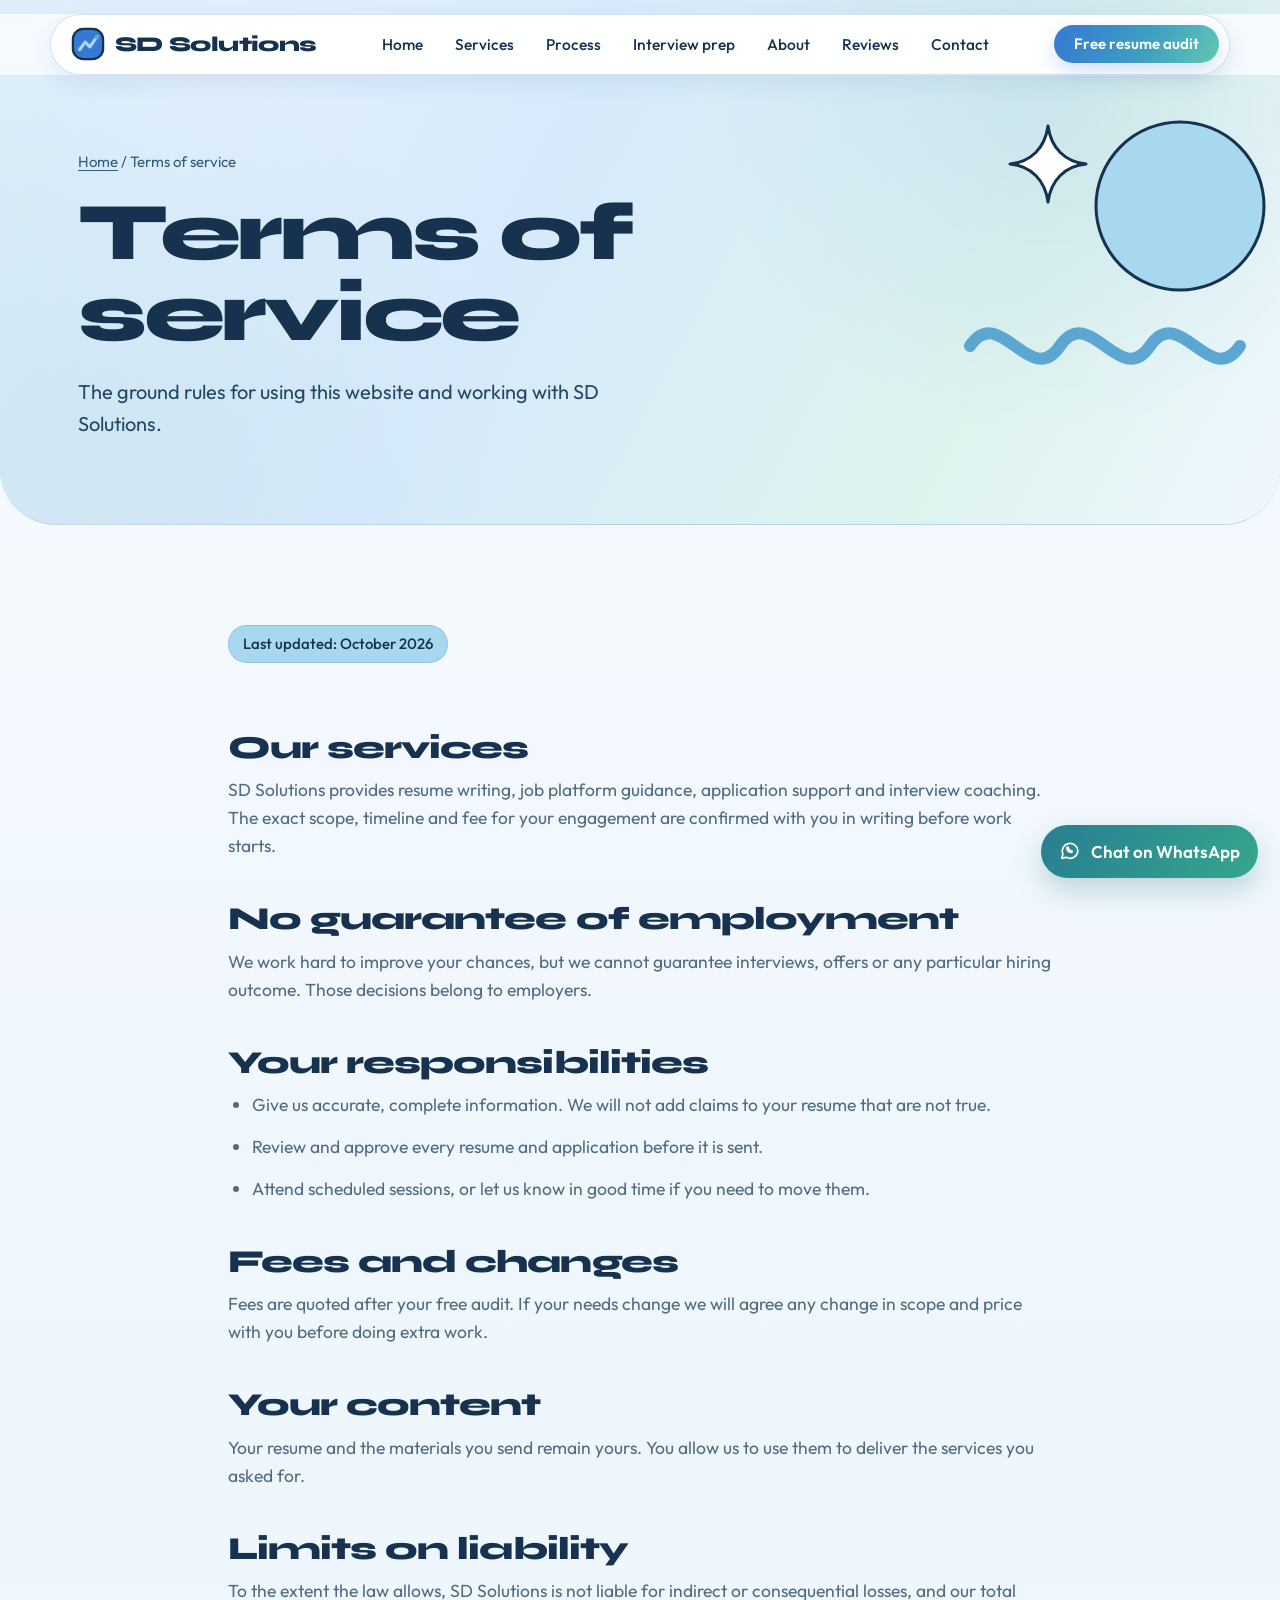
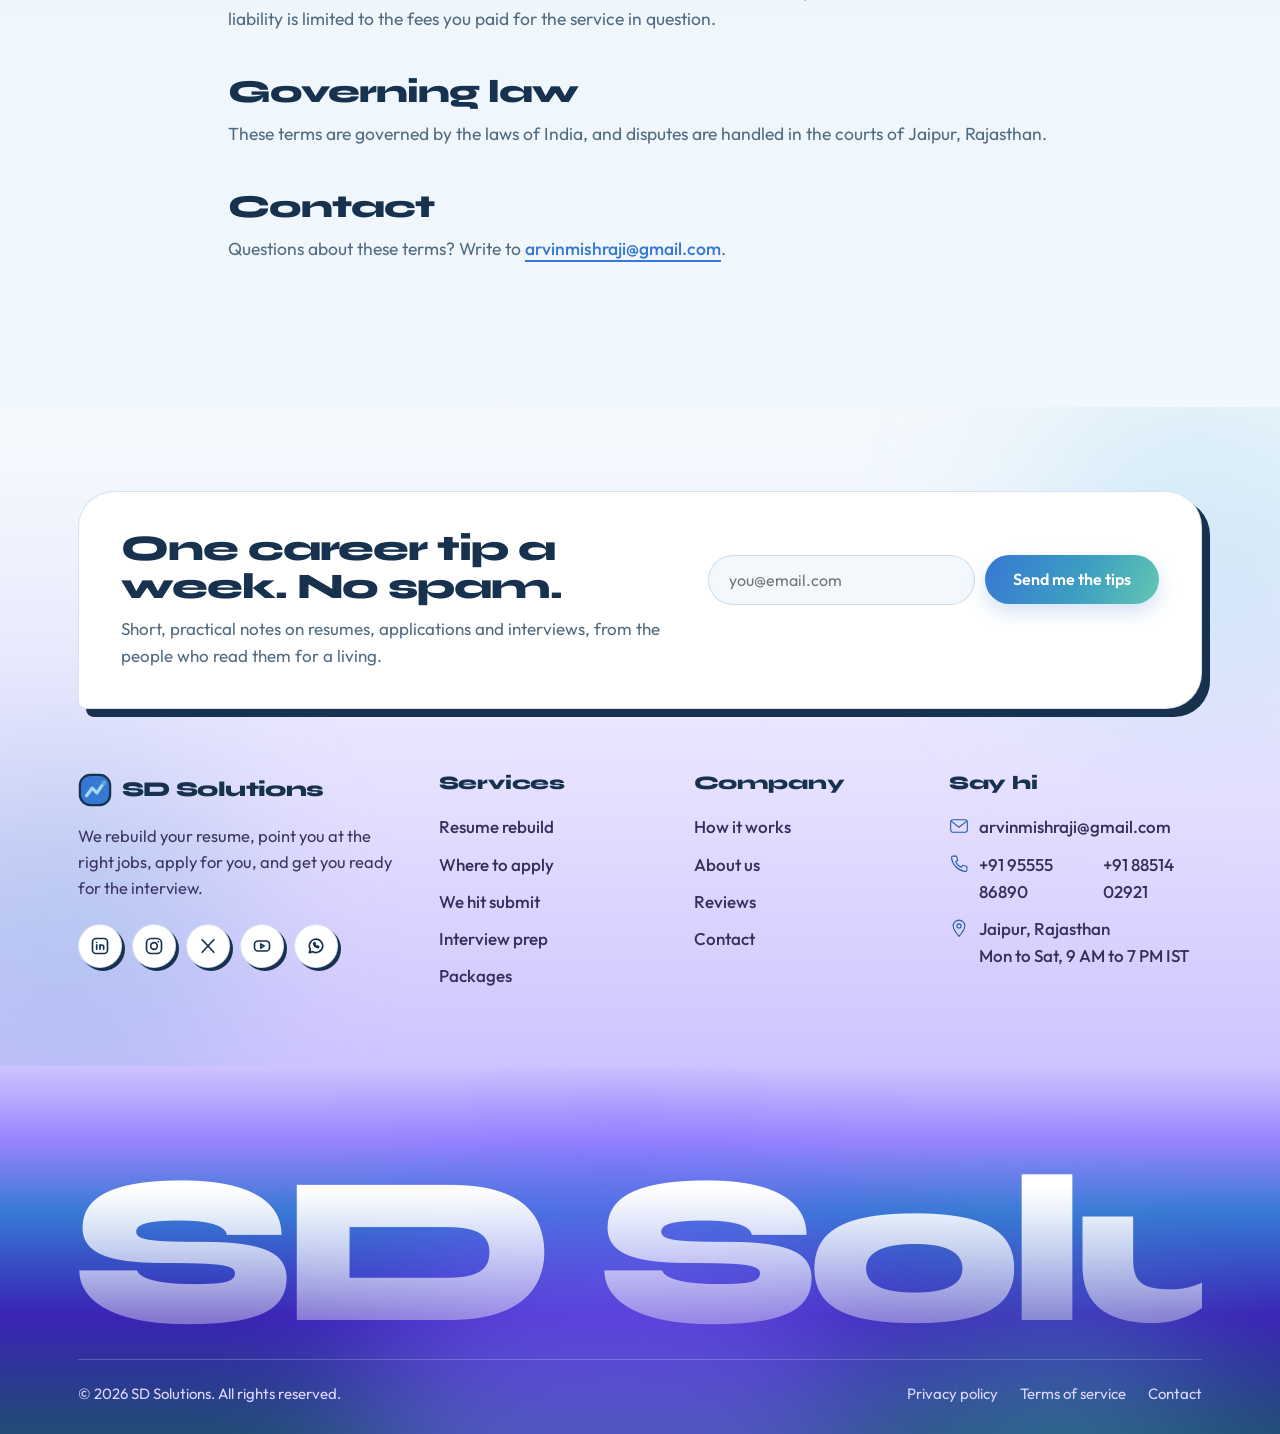
<file: sdSolutions/terms.html>
<!DOCTYPE html>
<html lang="en">
<head>
<meta charset="UTF-8">
<meta name="viewport" content="width=device-width, initial-scale=1.0">
<title>Terms of service | SD Solutions</title>
<meta name="description" content="The ground rules for using this website and working with SD Solutions.">
<meta name="theme-color" content="#3678D4">
<link rel="canonical" href="https://www.sdsolutions.example/terms.html">
<meta property="og:type" content="website">
<meta property="og:site_name" content="SD Solutions">
<meta property="og:title" content="Terms of service | SD Solutions">
<meta property="og:description" content="The ground rules for using this website and working with SD Solutions.">
<meta property="og:url" content="https://www.sdsolutions.example/terms.html">
<meta name="twitter:card" content="summary">
<script>document.documentElement.classList.add('js')</script>
<link rel="preconnect" href="https://fonts.googleapis.com">
<link rel="preconnect" href="https://fonts.gstatic.com" crossorigin>
<link href="https://fonts.googleapis.com/css2?family=Outfit:wght@300;400;500;600;700&family=Syne:wght@700;800&display=swap" rel="stylesheet">
<link rel="icon" href="data:image/svg+xml,%3Csvg xmlns='http://www.w3.org/2000/svg' viewBox='0 0 36 36'%3E%3Crect x='2' y='2' width='32' height='32' rx='11' fill='%235B3CFF' stroke='%2315112B' stroke-width='2.4'/%3E%3Cpath d='M9 24l6-8 5 5 7-10' fill='none' stroke='%23FFD23F' stroke-width='3.4' stroke-linecap='round' stroke-linejoin='round'/%3E%3C/svg%3E">
<link rel="stylesheet" href="assets/css/styles.css">
</head>
<body>
<a class="skip" href="#main">Skip to content</a>
<div class="progress" aria-hidden="true"><i></i></div>
<header class="site-header">
  <nav class="nav" aria-label="Main">
    <a href="index.html" class="logo" aria-label="SD Solutions home"><svg viewBox="0 0 36 36" aria-hidden="true"><rect x="2" y="2" width="32" height="32" rx="11" fill="#3678D4" stroke="#16324F" stroke-width="2.4"/><path d="M9 24l6-8 5 5 7-10" fill="none" stroke="#A8D8F0" stroke-width="3.4" stroke-linecap="round" stroke-linejoin="round"/><circle cx="27.5" cy="10.5" r="2.6" fill="#5BA7D1"/></svg><span>SD Solutions</span></a>
    <div class="nav-links" id="site-menu"><a href="index.html">Home</a><a href="services.html">Services</a><a href="process.html">Process</a><a href="interview-coaching.html">Interview prep</a><a href="about.html">About</a><a href="reviews.html">Reviews</a><a href="contact.html">Contact</a><a class="nav-cta-mobile" href="contact.html">Get my free resume audit</a></div>
    <div class="nav-right">
      <a href="contact.html" class="btn btn-sun btn-sm"><span class="btn-label">Free resume audit</span></a>
      <button class="burger" type="button" aria-label="Open menu" aria-expanded="false" aria-controls="site-menu"><span></span><span></span><span></span></button>
    </div>
  </nav>
</header>
<main id="main">
<section class="page-hero">
  <div class="wrap">
    <div class="crumb"><a href="index.html">Home</a> / Terms of service</div>
    <h1>Terms of service</h1>
    <p class="lede">The ground rules for using this website and working with SD Solutions.</p>
  </div>
  <svg class="deco" viewBox="0 0 380 300" aria-hidden="true">
  <circle cx="250" cy="110" r="84" fill="#A8D8F0" stroke="#16324F" stroke-width="3"/>
  <path d="M40 250c30-44 60 44 90 0s60 44 90 0 60 44 90 0" fill="none" stroke="#5BA7D1" stroke-width="12" stroke-linecap="round"/>
  <path d="M118 30c3 22 17 36 38 38-21 2-35 16-38 38-3-22-17-36-38-38 21-2 35-16 38-38z" fill="#fff" stroke="#16324F" stroke-width="3" stroke-linejoin="round"/>
</svg>
</section><section class="section"><div class="wrap-narrow prose"><!-- Template text. Have a qualified professional review it for your business and region before publishing. -->
<span class="updated">Last updated: October 2026</span>
<h2>Our services</h2>
<p>SD Solutions provides resume writing, job platform guidance, application support and interview coaching. The exact scope, timeline and fee for your engagement are confirmed with you in writing before work starts.</p>
<h2>No guarantee of employment</h2>
<p>We work hard to improve your chances, but we cannot guarantee interviews, offers or any particular hiring outcome. Those decisions belong to employers.</p>
<h2>Your responsibilities</h2>
<ul>
<li>Give us accurate, complete information. We will not add claims to your resume that are not true.</li>
<li>Review and approve every resume and application before it is sent.</li>
<li>Attend scheduled sessions, or let us know in good time if you need to move them.</li>
</ul>
<h2>Fees and changes</h2>
<p>Fees are quoted after your free audit. If your needs change we will agree any change in scope and price with you before doing extra work.</p>
<h2>Your content</h2>
<p>Your resume and the materials you send remain yours. You allow us to use them to deliver the services you asked for.</p>
<h2>Limits on liability</h2>
<p>To the extent the law allows, SD Solutions is not liable for indirect or consequential losses, and our total liability is limited to the fees you paid for the service in question.</p>
<h2>Governing law</h2>
<p>These terms are governed by the laws of India, and disputes are handled in the courts of Jaipur, Rajasthan.</p>
<h2>Contact</h2>
<p>Questions about these terms? Write to <a href="mailto:arvinmishraji@gmail.com">arvinmishraji@gmail.com</a>.</p></div></section>
</main>
<footer class="site-footer">
  <div class="foot-top">
    <span class="foot-glow g1" aria-hidden="true"></span><span class="foot-glow g2" aria-hidden="true"></span>
    <div class="wrap">
      <div class="foot-cta">
        <div>
          <h3>One career tip a week. No spam.</h3>
          <p>Short, practical notes on resumes, applications and interviews, from the people who read them for a living.</p>
        </div>
        <form class="sub-form" data-form="newsletter" novalidate aria-label="Newsletter signup">
          <div class="field">
            <label class="sr-only" for="sub-email">Email address</label>
            <input id="sub-email" name="email" type="email" placeholder="you@email.com" autocomplete="email" required data-required-msg="Add your email to subscribe.">
            <span class="err" role="alert"></span>
          </div>
          <div class="hp" aria-hidden="true"><label>Website<input type="text" name="website" tabindex="-1" autocomplete="off"></label></div>
          <button type="submit" class="btn btn-violet"><span class="btn-label">Send me the tips</span></button>
          <p class="sub-msg" role="status" aria-live="polite"></p>
        </form>
      </div>

      <div class="foot-grid">
        <div class="foot-brand">
          <a href="index.html" class="logo"><svg viewBox="0 0 36 36" aria-hidden="true"><rect x="2" y="2" width="32" height="32" rx="11" fill="#3678D4" stroke="#16324F" stroke-width="2.4"/><path d="M9 24l6-8 5 5 7-10" fill="none" stroke="#A8D8F0" stroke-width="3.4" stroke-linecap="round" stroke-linejoin="round"/><circle cx="27.5" cy="10.5" r="2.6" fill="#5BA7D1"/></svg><span>SD Solutions</span></a>
          <p>We rebuild your resume, point you at the right jobs, apply for you, and get you ready for the interview.</p>
          <div class="socials"><a href="#" aria-label="LinkedIn" rel="noopener"><svg viewBox="0 0 24 24" aria-hidden="true"><rect x="3" y="3" width="18" height="18" rx="4"/><path d="M8 10.5V16M8 7.8v.01M12 16v-3a2.2 2.2 0 0 1 4.4 0v3M12 10.5V16"/></svg></a><a href="#" aria-label="Instagram" rel="noopener"><svg viewBox="0 0 24 24" aria-hidden="true"><rect x="3" y="3" width="18" height="18" rx="5.5"/><circle cx="12" cy="12" r="4"/><path d="M17.2 6.8v.01"/></svg></a><a href="#" aria-label="X" rel="noopener"><svg viewBox="0 0 24 24" aria-hidden="true"><path d="M5 4.5l14 15M19 4.5l-14 15"/></svg></a><a href="#" aria-label="YouTube" rel="noopener"><svg viewBox="0 0 24 24" aria-hidden="true"><rect x="3" y="6" width="18" height="12" rx="4"/><path d="M10.5 9.5l4 2.5-4 2.5z"/></svg></a><a href="#" aria-label="WhatsApp" rel="noopener"><svg viewBox="0 0 24 24" aria-hidden="true"><path d="M4 20l1.2-4.1A8 8 0 1 1 8.2 18.8z"/><path d="M9.2 8.8c.3 2.4 2.4 4.6 5 5.2l1.1-1.2-1.9-1-.9.7c-.7-.3-1.5-1.1-1.9-1.9l.7-.9-1-1.9z"/></svg></a></div>
        </div>
        <nav class="foot-col" aria-label="Services">
          <h4>Services</h4>
          <a href="services.html#resume">Resume rebuild</a>
          <a href="services.html#platform">Where to apply</a>
          <a href="services.html#submission">We hit submit</a>
          <a href="interview-coaching.html">Interview prep</a>
          <a href="services.html#plans">Packages</a>
        </nav>
        <nav class="foot-col" aria-label="Company">
          <h4>Company</h4>
          <a href="process.html">How it works</a>
          <a href="about.html">About us</a>
          <a href="reviews.html">Reviews</a>
          <a href="contact.html">Contact</a>
        </nav>
        <div class="foot-col">
          <h4>Say hi</h4>
          <ul class="foot-contact">
            <li><svg viewBox="0 0 48 48" fill="none" stroke="currentColor" stroke-width="2.6" stroke-linecap="round" stroke-linejoin="round" aria-hidden="true"><rect x="4" y="9" width="40" height="30" rx="6"/><path d="M6 13l18 14 18-14"/></svg><a href="mailto:arvinmishraji@gmail.com">arvinmishraji@gmail.com</a></li>
            <li><svg viewBox="0 0 48 48" fill="none" stroke="currentColor" stroke-width="2.6" stroke-linecap="round" stroke-linejoin="round" aria-hidden="true"><path d="M10 5h8l3 10-5 3a24 24 0 0 0 14 14l3-5 10 3v8a4 4 0 0 1-4.4 4A38 38 0 0 1 6 9.4 4 4 0 0 1 10 5z"/></svg><a href="tel:+919555586890">+91 95555 86890</a><br><a href="tel:+918851402921">+91 88514 02921</a></li>
            <li><svg viewBox="0 0 48 48" fill="none" stroke="currentColor" stroke-width="2.6" stroke-linecap="round" stroke-linejoin="round" aria-hidden="true"><path d="M24 44C12 30 10 24 10 19a14 14 0 0 1 28 0c0 5-2 11-14 25z"/><circle cx="24" cy="19" r="5"/></svg><span>Jaipur, Rajasthan<br>Mon to Sat, 9 AM to 7 PM IST</span></li>
          </ul>
        </div>
      </div>
    </div>
  </div>
  <div class="foot-base">
    <span class="foot-glow g3" aria-hidden="true"></span><span class="foot-glow g4" aria-hidden="true"></span>
    <div class="wrap">
      <div class="wordmark" aria-hidden="true">SD Solutions</div>
      <div class="foot-legal">
        <span>&copy; 2026 SD Solutions. All rights reserved.</span>
        <nav class="legal-links" aria-label="Legal"><a href="privacy.html">Privacy policy</a><a href="terms.html">Terms of service</a><a href="contact.html">Contact</a></nav>
      </div>
    </div>
  </div>
</footer>
<button class="to-top" type="button" aria-label="Back to top"><svg viewBox="0 0 48 48" fill="none" stroke="currentColor" stroke-width="3.6" stroke-linecap="round" stroke-linejoin="round" aria-hidden="true"><path d="M24 41V9M10 23L24 9l14 14"/></svg></button>
<script src="assets/js/main.js"></script>
<a class="whatsapp-float" href="https://wa.me/919555586890" target="_blank" rel="noopener" aria-label="Chat on WhatsApp with +91 95555 86890"><svg viewBox="0 0 24 24" fill="none" stroke="currentColor" stroke-width="1.8" stroke-linecap="round" stroke-linejoin="round" aria-hidden="true"><path d="M20.5 11.5a8.5 8.5 0 0 1-12.6 7.4L3 20l1.2-4.5A8.5 8.5 0 1 1 20.5 11.5Z"/><path d="M8.5 8.5c.3 2.7 2.3 4.7 5 5l1.1-1.1-1.8-1-.8.7c-.7-.3-1.4-1-1.8-1.7l.7-.9-.9-1.8z"/></svg><span>Chat on WhatsApp</span></a>
</body>
</html>
</file>
<file: sdSolutions/assets/css/styles.css>
/* =====================================================================
   SD Solutions  |  site stylesheet
   Display: Syne   Text: Outfit
   Palette: ink, electric violet, flame, sun, lilac
   Animation rule: every CSS animation only defines a "from" state, so if
   animations are disabled the content is simply visible, never hidden.
   ===================================================================== */
:root{
  --ink:#16324F;
  --ink-2:#204D74;
  --violet:#3678D4;
  --violet-deep:#245CA8;
  --violet-soft:#DCEBFA;
  --violet-mist:#F2F8FD;
  --flame:#5BA7D1;
  --sun:#A8D8F0;
  --mint:#63C7B2;
  --paper:#F3F8FC;
  --white:#fff;
  --muted:#516B82;
  --danger:#C2271A;
  --stroke:2px solid var(--ink);
  --pop:6px 6px 0 var(--ink);
  --pop-sm:4px 4px 0 var(--ink);
  --display:'Syne',system-ui,sans-serif;
  --body:'Outfit',system-ui,sans-serif;
  --ease:cubic-bezier(.2,.8,.2,1);
}
*,*::before,*::after{box-sizing:border-box}
*{margin:0;padding:0}
html{scroll-behavior:smooth;scroll-padding-top:110px;-webkit-text-size-adjust:100%}
body{
  font-family:var(--body);font-size:17px;line-height:1.6;color:var(--ink);
  background:var(--paper);overflow-x:hidden;-webkit-font-smoothing:antialiased;
}
body.menu-lock{overflow:hidden}
img,svg{display:block;max-width:100%}
a{color:inherit;text-decoration:none}
button{font-family:inherit;cursor:pointer}
ul{list-style:none}
[id]{scroll-margin-top:110px}
::selection{background:var(--sun);color:var(--ink)}
:focus-visible{outline:3px solid var(--violet);outline-offset:3px;border-radius:8px}
.sr-only{position:absolute;width:1px;height:1px;overflow:hidden;clip:rect(0 0 0 0);white-space:nowrap}
.skip{position:fixed;left:16px;top:-80px;z-index:300;background:var(--sun);border:var(--stroke);border-radius:999px;padding:10px 20px;font-weight:600;transition:top .2s ease}
.skip:focus{top:16px}

.wrap{max-width:1180px;margin:0 auto;padding:0 28px}
.wrap-narrow{max-width:880px;margin:0 auto;padding:0 28px}
@media(max-width:640px){.wrap,.wrap-narrow{padding:0 20px}}

h1,h2,h3,h4{font-family:var(--display);font-weight:800;letter-spacing:-0.03em;line-height:1.04}
h2{font-size:clamp(32px,4.6vw,56px)}
h3{font-size:clamp(22px,2.2vw,30px)}
p{color:var(--muted)}

/* ---------------------------------------------------------------- progress */
.progress{position:fixed;top:0;left:0;right:0;height:4px;z-index:250;background:transparent;pointer-events:none}
.progress i{display:block;height:100%;width:100%;transform-origin:0 50%;transform:scaleX(0);background:linear-gradient(90deg,var(--violet),var(--flame),var(--sun))}

/* ---------------------------------------------------------------- buttons */
.btn{
  position:relative;overflow:hidden;isolation:isolate;
  display:inline-flex;align-items:center;justify-content:center;gap:10px;
  padding:15px 28px;border-radius:999px;border:var(--stroke);
  font-family:var(--body);font-weight:600;font-size:16px;line-height:1.2;
  box-shadow:var(--pop-sm);
  transition:transform .18s ease,box-shadow .18s ease,background .18s ease;
  white-space:nowrap;
}
.btn::after{ /* light sweep on hover */
  content:"";position:absolute;inset:0;z-index:-1;
  background:linear-gradient(105deg,transparent 30%,rgba(255,255,255,.55) 50%,transparent 70%);
  transform:translateX(-120%);transition:transform .6s ease;
}
.btn:hover{transform:translate(-2px,-2px);box-shadow:6px 6px 0 var(--ink)}
.btn:hover::after{transform:translateX(120%)}
.btn:active{transform:translate(2px,2px);box-shadow:1px 1px 0 var(--ink)}
.btn[disabled]{opacity:.7;cursor:progress}
.btn-sun{background:var(--sun)}
.btn-white{background:var(--white)}
.btn-violet{background:var(--violet);color:var(--white)}
.btn-ink{background:var(--ink);color:var(--white)}
.btn-sm{padding:10px 20px;font-size:15px;box-shadow:3px 3px 0 var(--ink)}
.btn.loading{pointer-events:none}
.btn.loading .btn-label{opacity:.0}
.btn.loading::before{
  content:"";position:absolute;left:50%;top:50%;width:20px;height:20px;margin:-10px 0 0 -10px;
  border-radius:50%;border:3px solid var(--ink);border-top-color:transparent;animation:spin .7s linear infinite;
}
@keyframes spin{to{transform:rotate(360deg)}}
.btn-violet.loading::before,.btn-ink.loading::before{border-color:#fff;border-top-color:transparent}
.link-u{font-weight:600;border-bottom:2px solid currentColor;transition:color .15s ease,border-color .15s ease}
.link-u:hover{color:var(--violet)}

/* ---------------------------------------------------------------- header */
.site-header{position:fixed;top:14px;left:0;right:0;z-index:200;padding:0 18px;transition:top .3s ease}
.nav{
  position:relative;max-width:1180px;margin:0 auto;
  background:rgba(255,255,255,.92);backdrop-filter:blur(12px);-webkit-backdrop-filter:blur(12px);
  border:var(--stroke);border-radius:999px;box-shadow:var(--pop-sm);
  display:flex;align-items:center;justify-content:space-between;gap:12px;
  padding:9px 10px 9px 20px;transition:padding .25s ease,box-shadow .25s ease;
}
.site-header.scrolled{top:8px}
.site-header.scrolled .nav{padding:6px 8px 6px 18px;box-shadow:0 10px 30px -10px rgba(21,17,43,.45),var(--pop-sm)}
.logo{display:flex;align-items:center;gap:10px;font-family:var(--display);font-weight:800;font-size:21px;letter-spacing:-0.03em}
.logo svg{width:34px;height:34px;flex-shrink:0;transition:transform .4s var(--ease)}
.logo:hover svg{transform:rotate(-8deg) scale(1.08)}
.nav-links{display:flex;align-items:center;gap:4px;font-weight:500;font-size:15.5px}
.nav-links a{position:relative;padding:8px 14px;border-radius:999px;transition:background .15s ease,color .15s ease}
.nav-links a:hover{background:var(--violet-soft)}
.nav-links a.active{background:var(--ink);color:var(--white)}
.nav-right{display:flex;align-items:center;gap:10px}
.burger{display:none;width:44px;height:44px;border:var(--stroke);border-radius:50%;background:var(--sun);position:relative}
.burger span{position:absolute;left:12px;right:12px;height:2.5px;background:var(--ink);border-radius:2px;transition:transform .3s var(--ease),opacity .2s ease,top .3s var(--ease)}
.burger span:nth-child(1){top:14px}
.burger span:nth-child(2){top:20px}
.burger span:nth-child(3){top:26px}
.menu-open .burger span:nth-child(1){top:20px;transform:rotate(45deg)}
.menu-open .burger span:nth-child(2){opacity:0}
.menu-open .burger span:nth-child(3){top:20px;transform:rotate(-45deg)}
@media(max-width:1020px){
  .burger{display:block}
  .nav-right .btn{display:none}
  .nav-links{
    position:absolute;top:calc(100% + 12px);left:0;right:0;
    background:var(--white);border:var(--stroke);border-radius:28px;box-shadow:var(--pop);
    flex-direction:column;align-items:stretch;padding:14px;gap:2px;font-size:18px;
    opacity:0;visibility:hidden;transform:translateY(-12px) scale(.98);transform-origin:50% 0;
    transition:opacity .25s ease,transform .3s var(--ease),visibility 0s linear .3s;
  }
  .menu-open .nav-links{opacity:1;visibility:visible;transform:none;transition-delay:0s}
  .nav-links a{padding:14px 16px}
  .nav-links .nav-cta-mobile{display:block;margin-top:8px;text-align:center;background:var(--sun);border:var(--stroke);font-weight:600}
}
@media(min-width:1021px){.nav-cta-mobile{display:none !important}}
/* no-JS: show the links in the page flow instead of a hidden menu */
html:not(.js) .burger{display:none}
@media(max-width:1020px){
  html:not(.js) .nav{flex-wrap:wrap;border-radius:28px}
  html:not(.js) .nav-links{position:static;opacity:1;visibility:visible;transform:none;flex-direction:row;flex-wrap:wrap;border:0;box-shadow:none;padding:8px 0 0;font-size:16px;width:100%}
}

/* ---------------------------------------------------------------- hero */
.hero{position:relative;padding:150px 0 90px;overflow:hidden;background:var(--paper)}
.hero::before{
  content:"";position:absolute;inset:0;pointer-events:none;
  background-image:radial-gradient(rgba(21,17,43,.16) 1.3px,transparent 1.3px);background-size:26px 26px;
  -webkit-mask-image:linear-gradient(180deg,#000 30%,transparent 95%);mask-image:linear-gradient(180deg,#000 30%,transparent 95%);
}
.blob{position:absolute;border-radius:50%;filter:blur(70px);opacity:.55;pointer-events:none;animation:drift 18s ease-in-out infinite alternate}
.blob.b1{width:520px;height:520px;background:var(--violet);right:-120px;top:-80px;opacity:.32}
.blob.b2{width:380px;height:380px;background:var(--flame);left:-120px;bottom:-60px;opacity:.28;animation-duration:22s}
.blob.b3{width:320px;height:320px;background:var(--sun);left:42%;bottom:-140px;opacity:.38;animation-duration:26s}
@keyframes drift{from{transform:translate3d(-30px,20px,0) scale(.94)}to{transform:translate3d(40px,-30px,0) scale(1.08)}}
.hero-grid{position:relative;display:grid;grid-template-columns:1.05fr .95fr;gap:30px;align-items:center}
@media(max-width:960px){.hero-grid{grid-template-columns:1fr}}
.hero h1{font-size:clamp(46px,7.2vw,98px);line-height:.96;letter-spacing:-0.045em}
.line{display:block;overflow:hidden;padding-bottom:.08em;margin-bottom:-.08em}
.line>span{display:block;animation:lineUp .95s var(--ease) both}
.line:nth-child(2)>span{animation-delay:.12s}
@keyframes lineUp{from{transform:translateY(112%)}}
.hero .lede{margin-top:26px;max-width:540px;font-size:20px;color:var(--ink)}
.hero-actions{display:flex;gap:16px;flex-wrap:wrap;margin-top:34px}
.hero .proof{margin-top:30px;font-size:15.5px;max-width:470px}
.hero .proof b{color:var(--ink);font-weight:600}
.fade-in{animation:fadeUp .8s var(--ease) both}
.fade-in.d1{animation-delay:.25s}.fade-in.d2{animation-delay:.38s}.fade-in.d3{animation-delay:.5s}
@keyframes fadeUp{from{opacity:0;transform:translateY(22px)}}

.hero-visual{position:relative;height:540px}
#hero-canvas{position:absolute;inset:0;width:100%;height:100%;animation:popIn 1.1s var(--ease) .2s both}
@keyframes popIn{from{opacity:0;transform:scale(.8) rotate(-6deg)}}
.hero-fallback{display:none;position:absolute;inset:0;place-items:center}
.hero-fallback svg{width:80%;max-width:420px}
.hero-visual.no-webgl .hero-fallback{display:grid}
.hero-visual.no-webgl #hero-canvas{display:none}
.chip{
  position:absolute;display:flex;align-items:center;gap:10px;
  background:var(--white);border:var(--stroke);border-radius:16px;box-shadow:var(--pop-sm);
  padding:11px 16px 11px 12px;font-weight:600;font-size:15px;line-height:1.2;
  animation:float 6s ease-in-out infinite,fadeUp .8s var(--ease) both;
}
.chip small{display:block;font-weight:400;color:var(--muted);font-size:13px}
.chip .dot{width:30px;height:30px;border-radius:50%;border:var(--stroke);display:grid;place-items:center;flex-shrink:0}
.chip .dot svg{width:16px;height:16px}
.chip-a{top:34px;left:0;--r:-3deg;animation-delay:0s,.7s}
.chip-b{top:46%;right:-6px;--r:2.5deg;animation-delay:-2s,.9s}
.chip-c{bottom:26px;left:8%;--r:-1.5deg;animation-delay:-4s,1.1s}
@keyframes float{0%,100%{transform:translateY(0) rotate(var(--r,0deg))}50%{transform:translateY(-10px) rotate(var(--r,0deg))}}
@media(max-width:960px){.hero-visual{height:430px}.chip-b{right:0}}
@media(max-width:520px){.hero{padding-top:128px}.chip{font-size:13.5px;padding:9px 12px 9px 9px}.chip-a{top:6px}.chip-c{bottom:6px}}

/* ---------------------------------------------------------------- marquee */
.marquee-band{background:var(--white);border-block:var(--stroke);padding:22px 0;overflow:hidden}
.marquee-title{text-align:center;font-weight:600;margin-bottom:16px;color:var(--ink);font-size:16px}
.marquee{overflow:hidden;-webkit-mask-image:linear-gradient(90deg,transparent,#000 8%,#000 92%,transparent);mask-image:linear-gradient(90deg,transparent,#000 8%,#000 92%,transparent)}
.marquee-track{display:flex;width:max-content;animation:marq 46s linear infinite}
.marquee:hover .marquee-track{animation-play-state:paused}
.marquee-set{display:flex;gap:14px;padding-right:14px}
.marquee-set li{padding:9px 20px;border:var(--stroke);border-radius:999px;background:var(--paper);font-weight:500;white-space:nowrap;font-size:16px}
.marquee-set li:nth-child(4n+1){background:var(--violet-soft)}
.marquee-set li:nth-child(4n+3){background:#FFF1B8}
@keyframes marq{to{transform:translateX(-50%)}}

/* ---------------------------------------------------------------- sections */
.section{padding:100px 0}
.section-tight{padding:64px 0}
@media(max-width:760px){.section{padding:70px 0}}
.section-head{max-width:700px;margin-bottom:54px}
.section-head.center{margin-left:auto;margin-right:auto;text-align:center}
.section-head p{margin-top:16px;font-size:19px}
.band{background:var(--white);border-block:var(--stroke)}
.band-ink{background:var(--ink);color:var(--white)}
.band-ink p{color:#C9C3E6}
.band-grad{background:linear-gradient(135deg,var(--violet-deep),var(--violet) 60%,#6446F5);color:var(--white);border-block:var(--stroke)}

/* ---------------------------------------------------------------- stats */
.stats{display:grid;grid-template-columns:repeat(4,1fr);gap:20px}
@media(max-width:860px){.stats{grid-template-columns:repeat(2,1fr)}}
.stat{padding:8px 0 8px 22px;border-left:3px solid var(--sun)}
.stat b{display:block;font-family:var(--display);font-weight:800;font-size:clamp(40px,5vw,66px);letter-spacing:-0.05em;line-height:1}
.stat span{display:block;margin-top:8px;color:#fff;font-size:17px}

/* ---------------------------------------------------------------- reveal */
.reveal,.tilt{
  transform:perspective(1000px) rotateX(var(--rx,0deg)) rotateY(var(--ry,0deg)) translate3d(var(--tx,0px),var(--ty,0px),0) scale(var(--sc,1));
}
.reveal{transition:opacity .8s ease,transform .9s var(--ease)}
.js .reveal:not(.is-visible){opacity:0;--ty:38px}
.js .reveal[data-reveal="left"]:not(.is-visible){--tx:-50px;--ty:0px}
.js .reveal[data-reveal="right"]:not(.is-visible){--tx:50px;--ty:0px}
.js .reveal[data-reveal="zoom"]:not(.is-visible){--sc:.92;--ty:0px}
.tilt.is-visible{transition:transform .18s ease-out,box-shadow .18s ease}

/* ---------------------------------------------------------------- bento */
.bento{display:grid;grid-template-columns:repeat(6,1fr);gap:24px}
.tile{position:relative;border:var(--stroke);box-shadow:var(--pop);padding:34px 32px 30px;display:flex;flex-direction:column;gap:14px;overflow:hidden}
.tile::after{content:"";position:absolute;right:-40px;bottom:-40px;width:150px;height:150px;border-radius:50%;background:rgba(255,255,255,.14);transition:transform .6s var(--ease)}
.tile:hover::after{transform:scale(1.7)}
.tile h3{margin-top:6px}
.tile p{font-size:16.5px;max-width:470px}
.tile .tile-link{margin-top:auto;padding-top:10px;font-weight:600;border-bottom:2px solid currentColor;align-self:flex-start;line-height:1.2;position:relative;z-index:1}
.tile-icon{width:62px;height:62px;border-radius:50%;border:var(--stroke);background:var(--white);display:grid;place-items:center;color:var(--ink);transition:transform .5s var(--ease)}
.tile:hover .tile-icon{transform:rotate(-10deg) scale(1.08)}
.tile-icon svg{width:32px;height:32px}
.t1{grid-column:span 4;background:var(--violet);color:var(--white);border-radius:36px 36px 36px 8px;min-height:340px}
.t1 p{color:#E8E3FF}
.t2{grid-column:span 2;background:var(--sun);border-radius:8px 36px 36px 36px}
.t2 p{color:#4A3F00}
.t3{grid-column:span 2;background:var(--flame);border-radius:36px 8px 36px 36px}
.t3 p{color:#3B0B05}
.t4{grid-column:span 4;background:var(--white);border-radius:36px 36px 8px 36px;min-height:300px}
@media(max-width:900px){.t1,.t2,.t3,.t4{grid-column:span 6;min-height:0}}

/* ---------------------------------------------------------------- tabs (situations) */
.tabs{display:grid;grid-template-columns:330px 1fr;gap:36px;align-items:start}
@media(max-width:900px){.tabs{grid-template-columns:1fr;gap:22px}}
.tablist{display:flex;flex-direction:column;gap:12px}
.tab{
  text-align:left;border:var(--stroke);background:var(--white);border-radius:20px;padding:16px 20px;
  font-family:var(--display);font-weight:700;font-size:19px;letter-spacing:-0.02em;color:var(--ink);
  display:flex;align-items:center;gap:14px;box-shadow:var(--pop-sm);
  transition:transform .18s ease,background .18s ease,box-shadow .18s ease;
}
.tab svg{width:26px;height:26px;flex-shrink:0}
.tab:hover{transform:translateX(4px)}
.tab[aria-selected="true"]{background:var(--violet);color:var(--white);transform:translateX(10px)}
@media(max-width:900px){
  .tablist{flex-direction:row;overflow-x:auto;padding:4px 4px 12px;margin:0 -4px;scroll-snap-type:x proximity}
  .tab{flex:0 0 auto;white-space:nowrap;scroll-snap-align:start;padding:13px 18px;font-size:17px}
  .tab[aria-selected="true"]{transform:none}
  .tab:hover{transform:none}
}
.tabpanel{border:var(--stroke);border-radius:36px 36px 36px 8px;box-shadow:var(--pop);background:var(--white);padding:40px 42px;min-height:380px}
.tabpanel[hidden]{display:none}
.tabpanel:not([hidden]){animation:panelIn .5s var(--ease) both}
@keyframes panelIn{from{opacity:0;transform:translateY(18px)}}
.tabpanel h3{font-size:clamp(26px,3vw,38px);margin-bottom:12px}
.tabpanel>p{font-size:18px;max-width:560px}
.tabpanel .checks{margin-top:22px}
.tabpanel .btn{margin-top:28px}
@media(max-width:640px){.tabpanel{padding:28px 24px}}
.checks{display:flex;flex-direction:column;gap:14px}
.checks li{display:flex;gap:14px;align-items:flex-start;font-size:18px;color:var(--ink)}
.checks svg{width:26px;height:26px;color:var(--mint);flex-shrink:0;margin-top:1px}

/* ---------------------------------------------------------------- stairs */
.stairs{display:grid;grid-template-columns:repeat(5,1fr);gap:18px;align-items:end;padding-bottom:10px}
.step{
  position:relative;border:var(--stroke);border-radius:26px;box-shadow:var(--pop-sm);
  padding:24px 22px 26px;background:var(--white);color:var(--ink);
  transition:transform .7s var(--ease),opacity .6s ease;
}
.js .stairs:not(.in-view) .step{opacity:0;transform:translateY(60px)}
.stairs.in-view .step:nth-child(2){transition-delay:.14s}
.stairs.in-view .step:nth-child(3){transition-delay:.28s}
.stairs.in-view .step:nth-child(4){transition-delay:.42s}
.stairs.in-view .step:nth-child(5){transition-delay:.56s}
.step .n{font-family:var(--display);font-weight:800;font-size:54px;line-height:1;letter-spacing:-0.05em}
.step h3{font-size:24px;margin:12px 0 8px}
.step p{font-size:15.5px;color:inherit;opacity:.82}
.step:nth-child(1){background:var(--white);min-height:230px}
.step:nth-child(2){background:var(--violet-soft);min-height:270px}
.step:nth-child(3){background:var(--sun);min-height:310px}
.step:nth-child(4){background:var(--violet);color:var(--white);min-height:350px}
.step:nth-child(5){background:var(--flame);min-height:390px}
@media(max-width:960px){.stairs{grid-template-columns:1fr;align-items:stretch}.step{min-height:0 !important}}

/* ---------------------------------------------------------------- split / facts */
.split{display:grid;grid-template-columns:.9fr 1.1fr;gap:64px;align-items:start}
@media(max-width:900px){.split{grid-template-columns:1fr;gap:40px}}
.facts{display:flex;flex-direction:column}
.fact{display:grid;grid-template-columns:64px 1fr;gap:20px;padding:28px 0;border-top:var(--stroke)}
.fact:last-child{border-bottom:var(--stroke)}
.fact svg{width:52px;height:52px;color:var(--violet);transition:transform .5s var(--ease)}
.fact:hover svg{transform:scale(1.12) rotate(-6deg)}
.fact h3{font-size:27px;margin-bottom:8px}
.fact p{font-size:17px}

/* ---------------------------------------------------------------- carousel */
.carousel{position:relative}
.viewport{overflow:hidden;border:var(--stroke);border-radius:44px 44px 44px 8px;box-shadow:8px 8px 0 var(--ink);background:var(--violet)}
.track{display:flex;transition:transform .7s var(--ease)}
.slide{flex:0 0 100%;padding:56px 56px 50px;color:var(--white);display:flex;flex-direction:column;justify-content:space-between;gap:34px;min-height:340px}
.slide:nth-child(2){background:var(--flame);color:var(--ink)}
.slide:nth-child(3){background:var(--sun);color:var(--ink)}
.slide blockquote{font-family:var(--display);font-weight:700;letter-spacing:-0.025em;line-height:1.18;font-size:clamp(24px,3.2vw,40px);max-width:920px}
.slide .by{display:flex;align-items:center;gap:14px;font-size:17px}
.slide .by b{display:block;font-weight:600}
.slide .by span span{opacity:.8;font-size:15.5px}
.avatar{width:48px;height:48px;border-radius:50%;border:var(--stroke);display:grid;place-items:center;font-family:var(--display);font-weight:800;font-size:16px;background:var(--white);color:var(--ink);flex-shrink:0}
.car-controls{display:flex;align-items:center;justify-content:space-between;gap:16px;margin-top:30px}
.dots{display:flex;gap:10px}
.dots button{width:14px;height:14px;border-radius:50%;border:var(--stroke);background:var(--white);padding:0;transition:width .3s var(--ease),background .2s ease}
.dots button[aria-current="true"]{width:42px;border-radius:999px;background:var(--ink)}
.arrows{display:flex;gap:12px}
.arrow{width:52px;height:52px;border-radius:50%;border:var(--stroke);background:var(--white);display:grid;place-items:center;box-shadow:3px 3px 0 var(--ink);transition:transform .15s ease,background .15s ease}
.arrow:hover{background:var(--sun);transform:translate(-2px,-2px)}
.arrow svg{width:22px;height:22px}
@media(max-width:640px){.slide{padding:34px 26px;min-height:380px}}
/* no JS: show every quote stacked */
html:not(.js) .track{display:block}
html:not(.js) .slide{margin-bottom:0;border-bottom:var(--stroke)}
html:not(.js) .car-controls{display:none}

/* ---------------------------------------------------------------- quotes grid (reviews page) */
.quotes{display:grid;grid-template-columns:repeat(6,1fr);gap:24px}
.quote{border:var(--stroke);box-shadow:var(--pop);padding:34px 32px;display:flex;flex-direction:column;justify-content:space-between;gap:26px}
.quote blockquote{font-family:var(--display);font-weight:700;letter-spacing:-0.02em;line-height:1.22}
.quote .by{display:flex;align-items:center;gap:12px;font-size:15.5px}
.quote .by b{display:block;font-weight:600}
.quote .by span span{opacity:.75;font-size:14.5px}
.q1{grid-column:span 4;background:var(--violet);color:var(--white);border-radius:40px 40px 40px 8px}
.q1 blockquote{font-size:clamp(24px,3vw,36px)}
.q2{grid-column:span 2;background:var(--sun);border-radius:8px 32px 32px 32px}
.q3{grid-column:span 2;background:var(--white);border-radius:32px 8px 32px 32px}
.q4{grid-column:span 2;background:var(--flame);border-radius:32px}
.q5{grid-column:span 2;background:var(--violet-soft);border-radius:32px 32px 8px 32px}
.q6{grid-column:span 2;background:var(--white);border-radius:8px 32px 32px 32px}
.q2 blockquote,.q3 blockquote,.q4 blockquote,.q5 blockquote,.q6 blockquote{font-size:21px}
@media(max-width:900px){.q1,.q2,.q3,.q4,.q5,.q6{grid-column:span 6}}

/* ---------------------------------------------------------------- packages */
.plans{display:grid;grid-template-columns:repeat(3,1fr);gap:26px;align-items:stretch}
@media(max-width:960px){.plans{grid-template-columns:1fr;max-width:520px;margin:0 auto}}
.plan{position:relative;border:var(--stroke);box-shadow:var(--pop);background:var(--white);padding:34px 30px 30px;display:flex;flex-direction:column;gap:18px;border-radius:32px}
.plan h3{font-size:30px}
.plan .for{font-size:16px;min-height:50px}
.plan .checks{gap:11px}
.plan .checks li{font-size:16.5px;gap:10px}
.plan .checks svg{width:22px;height:22px}
.plan .btn{margin-top:auto;width:100%}
.plan.featured{background:var(--violet);color:var(--white);border-radius:36px 36px 8px 36px}
.plan.featured p,.plan.featured .for{color:#E8E3FF}
.plan.featured .checks li{color:var(--white)}
.plan.featured .checks svg{color:var(--sun)}
@media(min-width:961px){.plan.featured{transform:translateY(-16px)}}
.ribbon{position:absolute;top:-16px;right:24px;background:var(--sun);color:var(--ink);border:var(--stroke);border-radius:999px;padding:6px 16px;font-weight:600;font-size:14px;box-shadow:3px 3px 0 var(--ink)}
.plan .quote-line{font-family:var(--display);font-weight:800;font-size:22px;letter-spacing:-0.02em}

/* ---------------------------------------------------------------- CTA */
.cta{
  background:linear-gradient(120deg,var(--sun),#FFE27A);border:var(--stroke);border-radius:44px;box-shadow:8px 8px 0 var(--ink);
  padding:64px 56px;display:flex;align-items:center;justify-content:space-between;gap:36px;flex-wrap:wrap;position:relative;overflow:hidden;
}
.cta::before{content:"";position:absolute;right:-60px;top:-80px;width:260px;height:260px;border-radius:50%;background:var(--flame);opacity:.9;border:var(--stroke);animation:drift 14s ease-in-out infinite alternate}
.cta>*{position:relative}
.cta h2{max-width:640px;font-size:clamp(30px,4vw,50px)}
.cta p{color:#4A3F00;margin-top:14px;font-size:19px;max-width:520px}
@media(max-width:640px){.cta{padding:42px 28px;border-radius:32px}}

/* ---------------------------------------------------------------- page hero */
.page-hero{
  position:relative;color:var(--white);padding:150px 0 84px;border-bottom:var(--stroke);border-radius:0 0 56px 56px;overflow:hidden;
  background:radial-gradient(60% 80% at 90% 0%,#6B4FFF,transparent 60%),linear-gradient(135deg,var(--violet-deep),var(--violet));
}
.page-hero .crumb{font-size:15px;color:#D8D0FF;margin-bottom:18px}
.page-hero .crumb a{text-decoration:underline;text-underline-offset:3px}
.page-hero h1{font-size:clamp(40px,6.4vw,84px);max-width:900px;letter-spacing:-0.04em;line-height:.99;animation:fadeUp .8s var(--ease) both}
.page-hero .lede{margin-top:22px;max-width:580px;font-size:20px;color:#F2F8FD;animation:fadeUp .8s var(--ease) .15s both}
.page-hero .deco{position:absolute;right:-30px;top:96px;width:min(380px,40vw);pointer-events:none;animation:float 8s ease-in-out infinite}
@media(max-width:760px){.page-hero .deco{display:none}.page-hero{border-radius:0 0 36px 36px;padding-top:128px}}

/* ---------------------------------------------------------------- service rows */
.svc{display:grid;grid-template-columns:230px 1fr;border:var(--stroke);box-shadow:var(--pop);margin-bottom:38px;background:var(--white)}
.svc:nth-of-type(odd){border-radius:36px 36px 36px 8px}
.svc:nth-of-type(even){border-radius:8px 36px 36px 36px}
.svc-side{padding:30px;display:flex;flex-direction:column;justify-content:space-between;gap:30px;border-right:var(--stroke)}
.svc-side svg{width:70px;height:70px;transition:transform .5s var(--ease)}
.svc:hover .svc-side svg{transform:rotate(-8deg) scale(1.08)}
.svc-side b{font-family:var(--display);font-size:20px;line-height:1.1}
.svc.s1 .svc-side{background:var(--violet);color:var(--white)}
.svc.s2 .svc-side{background:var(--sun)}
.svc.s3 .svc-side{background:var(--flame)}
.svc.s4 .svc-side{background:var(--violet-soft)}
.svc:nth-of-type(odd) .svc-side{border-radius:34px 0 0 6px}
.svc:nth-of-type(even) .svc-side{border-radius:6px 0 0 34px}
.svc-main{padding:36px 38px}
.svc-main h3{font-size:clamp(27px,3vw,38px);margin-bottom:14px}
.svc-main .desc{font-size:18px;max-width:600px}
.ticks{margin-top:24px;display:flex;flex-wrap:wrap;gap:10px}
.ticks li{display:flex;align-items:center;gap:8px;padding:8px 16px 8px 10px;border:var(--stroke);border-radius:999px;font-size:15px;font-weight:500;background:var(--paper);color:var(--ink);transition:transform .18s ease,background .18s ease}
.ticks li:hover{transform:translateY(-2px);background:var(--violet-soft)}
.ticks svg{width:18px;height:18px;color:var(--mint);flex-shrink:0}
@media(max-width:800px){
  .svc{grid-template-columns:1fr}
  .svc-side{flex-direction:row;align-items:center;border-right:0;border-bottom:var(--stroke);padding:20px 26px}
  .svc-side svg{width:48px;height:48px}
  .svc:nth-of-type(odd) .svc-side{border-radius:34px 34px 0 0}
  .svc:nth-of-type(even) .svc-side{border-radius:6px 34px 0 0}
  .svc-main{padding:28px 26px}
}

/* ---------------------------------------------------------------- process detail + faq */
.detail{display:grid;grid-template-columns:130px 1fr;gap:30px;padding:36px 0;border-top:var(--stroke)}
.detail:last-child{border-bottom:var(--stroke)}
.detail .big{font-family:var(--display);font-weight:800;font-size:76px;line-height:.9;letter-spacing:-0.06em;color:var(--violet)}
.detail h3{margin-bottom:10px;font-size:32px}
.detail p{font-size:18px;max-width:620px}
.detail .when{display:inline-block;margin-top:16px;padding:6px 14px;border:var(--stroke);border-radius:999px;font-weight:500;font-size:15px;background:var(--sun);color:var(--ink)}
@media(max-width:640px){.detail{grid-template-columns:1fr;gap:6px}.detail .big{font-size:56px}}
.faq-item{border:var(--stroke);border-radius:22px;background:var(--white);margin-bottom:14px;box-shadow:var(--pop-sm);overflow:hidden;transition:box-shadow .2s ease}
.faq-item.open{box-shadow:var(--pop)}
.faq-q{width:100%;text-align:left;background:none;border:0;padding:22px 24px;display:flex;align-items:center;justify-content:space-between;gap:18px;font-family:var(--display);font-weight:700;font-size:21px;letter-spacing:-0.02em;color:var(--ink)}
.faq-q .plus{width:34px;height:34px;border-radius:50%;border:var(--stroke);background:var(--sun);display:grid;place-items:center;flex-shrink:0;transition:transform .3s var(--ease),background .25s ease}
.faq-q .plus svg{width:16px;height:16px}
.faq-item.open .plus{transform:rotate(135deg);background:var(--flame)}
.faq-a{height:0;overflow:hidden;transition:height .4s var(--ease)}
.faq-a p{padding:0 24px 24px;font-size:17px;max-width:660px}
html:not(.js) .faq-a{height:auto}

/* ---------------------------------------------------------------- interview page */
.video-split{display:grid;grid-template-columns:1fr 1fr;gap:56px;align-items:center}
@media(max-width:900px){.video-split{grid-template-columns:1fr;gap:40px}}
.video-frame{border:var(--stroke);border-radius:36px 36px 36px 8px;box-shadow:8px 8px 0 var(--ink);overflow:hidden;aspect-ratio:4/3;background:var(--ink)}
.video-frame svg{width:100%;height:100%}
.rec-dot{animation:blink 1.4s steps(2,start) infinite}
@keyframes blink{50%{opacity:.15}}
.guide{display:grid;grid-template-columns:repeat(2,1fr);gap:28px}
@media(max-width:780px){.guide{grid-template-columns:1fr}}
.gcard{border:var(--stroke);box-shadow:var(--pop);background:var(--white);overflow:hidden}
.gcard:nth-child(1){border-radius:32px 32px 8px 32px}
.gcard:nth-child(2){border-radius:32px 8px 32px 32px}
.gcard:nth-child(3){border-radius:32px 32px 32px 8px}
.gcard:nth-child(4){border-radius:8px 32px 32px 32px}
.gcard .gv{aspect-ratio:16/9;border-bottom:var(--stroke);overflow:hidden}
.gcard .gv svg{width:100%;height:100%;transition:transform .8s var(--ease)}
.gcard:hover .gv svg{transform:scale(1.06)}
.gcard .gb{padding:24px 26px 28px}
.badge{display:inline-block;padding:4px 14px;border:var(--stroke);border-radius:999px;font-weight:600;font-size:14px}
.badge.do{background:var(--mint)}
.badge.dont{background:var(--flame)}
.gcard h3{font-size:25px;margin:14px 0 8px}
.gcard p{font-size:16.5px}
.qa{display:flex;flex-direction:column;gap:16px}
.qa-item{display:grid;grid-template-columns:54px 1fr;gap:18px;padding:22px 24px;border:var(--stroke);background:var(--white);border-radius:24px;box-shadow:var(--pop-sm);transition:transform .2s ease}
.qa-item:hover{transform:translateX(6px)}
.qa-item .qm{font-family:var(--display);font-weight:800;font-size:56px;line-height:.8;color:var(--flame)}
.qa-item b{display:block;font-family:var(--display);font-size:22px;letter-spacing:-0.02em;margin-bottom:4px}
.qa-item span{font-size:16.5px;color:var(--muted)}

/* ---------------------------------------------------------------- about */
.story{display:grid;grid-template-columns:1.1fr .9fr;gap:60px;align-items:center}
@media(max-width:900px){.story{grid-template-columns:1fr;gap:40px}}
.story p{font-size:19px;margin-top:18px}
.story-art{border:var(--stroke);border-radius:44px 44px 44px 8px;box-shadow:8px 8px 0 var(--ink);overflow:hidden;aspect-ratio:1/1;background:var(--sun)}
.story-art svg{width:100%;height:100%}
.beliefs{display:grid;grid-template-columns:repeat(2,1fr);gap:24px}
@media(max-width:760px){.beliefs{grid-template-columns:1fr}}
.belief{border:var(--stroke);box-shadow:var(--pop);padding:34px 32px}
.belief h3{margin-bottom:12px;font-size:30px}
.belief p{font-size:17.5px;color:inherit;opacity:.85}
.belief:nth-child(1){background:var(--white);border-radius:36px 36px 8px 36px}
.belief:nth-child(2){background:var(--sun);border-radius:36px 8px 36px 36px}
.belief:nth-child(3){background:var(--violet-soft);border-radius:36px 36px 36px 8px}
.belief:nth-child(4){background:var(--flame);border-radius:8px 36px 36px 36px}

/* ---------------------------------------------------------------- reviews results */
.results{display:grid;grid-template-columns:repeat(3,1fr);gap:24px;margin-bottom:60px}
@media(max-width:800px){.results{grid-template-columns:1fr}}
.result{border:var(--stroke);box-shadow:var(--pop);padding:30px;border-radius:30px;background:var(--white)}
.result .big{font-family:var(--display);font-weight:800;font-size:60px;letter-spacing:-0.05em;line-height:1}
.result p{margin-top:10px;color:var(--ink);font-size:17px}
.result small{display:block;margin-top:14px;font-size:15px;color:var(--muted)}
.result:nth-child(1) .big{color:var(--violet)}
.result:nth-child(2) .big{color:var(--flame)}

/* ---------------------------------------------------------------- contact */
.methods{display:grid;grid-template-columns:repeat(3,1fr);gap:24px}
@media(max-width:800px){.methods{grid-template-columns:1fr}}
.method{border:var(--stroke);box-shadow:var(--pop);padding:30px;background:var(--white)}
.method:nth-child(1){border-radius:32px 32px 8px 32px}
.method:nth-child(2){border-radius:32px 8px 32px 32px;background:var(--sun)}
.method:nth-child(3){border-radius:32px 32px 32px 8px;background:var(--violet-soft)}
.method svg{width:44px;height:44px;margin-bottom:16px}
.method h3{font-size:27px;margin-bottom:8px}
.method p{color:var(--ink);opacity:.8;font-size:16.5px;margin-bottom:14px}
.contact-split{display:grid;grid-template-columns:.85fr 1.15fr;gap:56px;align-items:start}
@media(max-width:900px){.contact-split{grid-template-columns:1fr;gap:40px}}
.note-card{margin-top:30px;padding:20px 22px;border:var(--stroke);border-radius:22px;background:var(--violet-soft);display:flex;gap:14px;align-items:flex-start}
.note-card svg{width:30px;height:30px;color:var(--violet);flex-shrink:0}
.note-card p{color:var(--ink);font-size:16px}

.form{position:relative;background:var(--white);border:var(--stroke);border-radius:36px 36px 36px 8px;box-shadow:8px 8px 0 var(--ink);padding:38px}
@media(max-width:560px){.form{padding:26px 22px}}
.row{display:grid;grid-template-columns:1fr 1fr;gap:16px}
@media(max-width:560px){.row{grid-template-columns:1fr}}
.field{margin-bottom:18px}
label{display:block;font-weight:600;font-size:15px;margin-bottom:7px}
label .opt{font-weight:400;color:var(--muted)}
input,textarea,select{
  width:100%;border:var(--stroke);background:var(--paper);border-radius:14px;
  padding:13px 16px;font-family:var(--body);font-size:16px;color:var(--ink);
  transition:box-shadow .15s ease,background .15s ease,border-color .15s ease;
}
input:focus,textarea:focus,select:focus{outline:none;background:var(--white);box-shadow:4px 4px 0 var(--violet)}
textarea{resize:vertical;min-height:110px}
input[type="file"]{padding:10px 12px;background:var(--white);cursor:pointer}
input[type="file"]::file-selector-button{margin-right:14px;padding:8px 16px;border:var(--stroke);border-radius:999px;background:var(--sun);font-family:var(--body);font-weight:600;color:var(--ink);cursor:pointer}
.consent{display:flex;gap:12px;align-items:flex-start;font-weight:400;font-size:15px;line-height:1.45}
.consent input{width:22px;height:22px;flex-shrink:0;margin-top:1px;accent-color:var(--violet);padding:0;box-shadow:none}
.consent a{color:var(--violet);border-bottom:1.5px solid currentColor}
.hp{position:absolute;left:-9999px;width:1px;height:1px;overflow:hidden}
.field.invalid input,.field.invalid textarea,.field.invalid select{border-color:var(--danger);background:#FFF1EF;animation:shake .35s ease}
.err{display:none;margin-top:6px;color:var(--danger);font-size:14.5px;font-weight:500}
.field.invalid .err{display:block}
@keyframes shake{20%{transform:translateX(-5px)}40%{transform:translateX(5px)}60%{transform:translateX(-3px)}80%{transform:translateX(3px)}}
.form-note{font-size:14.5px;margin-top:14px}
.form-status{display:none;margin-top:14px;padding:12px 16px;border:var(--stroke);border-radius:14px;font-weight:500;font-size:15.5px}
.form-status.error{display:block;background:#FFE3DF;color:#7A1A10}
.success{display:none;text-align:center;padding:26px 6px 10px}
.form.done form{display:none}
.form.done .success{display:block;animation:panelIn .6s var(--ease) both}
.success svg{width:96px;height:96px;margin:0 auto 18px}
.success .ring{stroke-dasharray:240;animation:drawRing .8s ease both}
.success .tickmark{stroke-dasharray:60;animation:drawTick .6s ease .5s both}
@keyframes drawRing{from{stroke-dashoffset:240}}
@keyframes drawTick{from{stroke-dashoffset:60}}
.success h3{font-size:30px;margin-bottom:8px}
.office{display:grid;grid-template-columns:1fr 1fr;border:var(--stroke);border-radius:36px;box-shadow:var(--pop);overflow:hidden;background:var(--white)}
@media(max-width:800px){.office{grid-template-columns:1fr}}
.office-info{padding:36px}
.office-info h3{font-size:28px;margin-bottom:8px}
.office-info p{color:var(--ink);opacity:.8;margin-bottom:22px;font-size:17px}
.office-map{border-left:var(--stroke);min-height:280px}
.office-map svg{width:100%;height:100%}
.pin{animation:pinDrop 1s var(--ease) both;transform-origin:200px 192px}
@keyframes pinDrop{from{transform:translateY(-40px);opacity:0}}
@media(max-width:800px){.office-map{border-left:0;border-top:var(--stroke)}}

/* ---------------------------------------------------------------- prose (legal) */
.prose h2{font-size:clamp(24px,3vw,32px);margin:42px 0 12px}
.prose h2:first-child{margin-top:0}
.prose p,.prose li{font-size:17.5px;margin-bottom:14px}
.prose ul{list-style:disc;padding-left:24px;color:var(--muted)}
.prose a{color:var(--violet);border-bottom:2px solid currentColor;font-weight:500}
.prose .updated{display:inline-block;padding:6px 14px;border:var(--stroke);border-radius:999px;background:var(--sun);color:var(--ink);font-weight:500;font-size:15px;margin-bottom:26px}

/* ---------------------------------------------------------------- 404 */
.notfound{min-height:100svh;display:grid;place-items:center;text-align:center;padding:140px 0 80px;position:relative;overflow:hidden}
.notfound .num{font-family:var(--display);font-weight:800;font-size:clamp(120px,24vw,300px);line-height:.85;letter-spacing:-0.07em;color:var(--violet);-webkit-text-stroke:3px var(--ink);text-shadow:8px 8px 0 var(--ink);animation:float 5s ease-in-out infinite}
.notfound h1{font-size:clamp(30px,4vw,48px);margin-top:26px}
.notfound p{margin:14px auto 30px;max-width:460px;font-size:19px}
.notfound .links{display:flex;gap:14px;justify-content:center;flex-wrap:wrap}

/* ---------------------------------------------------------------- footer */
/* Light lilac top blends down into deep violet and ink. Each half carries its own
   gradient so the text always sits on the right shade, however tall the page layout gets. */
.site-footer{position:relative;margin-top:30px}
.foot-top,.foot-base{position:relative;overflow:hidden;isolation:isolate}
.foot-top>.wrap,.foot-base>.wrap{position:relative;z-index:1}
.foot-top{
  padding:84px 0 72px;
  background:linear-gradient(180deg,var(--paper) 0%,var(--violet-mist) 10%,#E6E0FF 58%,#CFC4FF 100%);
}
.foot-base{
  padding:16px 0 0;
  background:linear-gradient(180deg,#CFC4FF 0%,#9985FF 20%,var(--violet) 40%,#3A23B5 68%,var(--ink-2) 100%);
}
.foot-glow{position:absolute;border-radius:50%;filter:blur(80px);pointer-events:none;z-index:0;animation:drift 20s ease-in-out infinite alternate}
.foot-glow.g1{width:380px;height:380px;background:var(--flame);left:-130px;bottom:-60px;opacity:.26}
.foot-glow.g2{width:360px;height:360px;background:var(--sun);right:-100px;top:-40px;opacity:.38;animation-duration:25s}
.foot-glow.g3{width:520px;height:520px;background:#7A5FFF;left:28%;bottom:-260px;opacity:.55}
.foot-glow.g4{width:300px;height:300px;background:var(--flame);right:6%;bottom:-120px;opacity:.3;animation-duration:23s}

.foot-cta{
  display:grid;grid-template-columns:1.1fr .9fr;gap:36px;align-items:center;
  background:var(--white);border:var(--stroke);border-radius:36px 36px 36px 8px;box-shadow:8px 8px 0 var(--ink);
  padding:38px 42px;margin-bottom:64px;
}
@media(max-width:860px){.foot-cta{grid-template-columns:1fr;padding:30px 26px;gap:22px}}
.foot-cta h3{font-size:clamp(26px,3vw,36px)}
.foot-cta p{margin-top:10px;font-size:17px}
.sub-form{display:flex;gap:10px;flex-wrap:wrap;align-items:flex-start}
.sub-form .field{flex:1 1 220px;margin:0}
.sub-form input{border-radius:999px;padding:14px 20px}
.sub-msg{flex-basis:100%;font-size:14.5px;font-weight:500;min-height:20px}
.sub-msg.ok{color:#0B7A53}
.sub-msg.bad{color:var(--danger)}

.foot-grid{display:grid;grid-template-columns:1.5fr 1fr 1fr 1.2fr;gap:44px}
@media(max-width:900px){.foot-grid{grid-template-columns:1fr 1fr}}
@media(max-width:520px){.foot-grid{grid-template-columns:1fr}}
.foot-brand .logo{color:var(--ink)}
.foot-brand p{margin-top:16px;max-width:320px;color:#3B3566;font-size:16.5px}
.socials{display:flex;gap:10px;margin-top:22px;flex-wrap:wrap}
.socials a{width:44px;height:44px;border-radius:50%;border:var(--stroke);background:var(--white);display:grid;place-items:center;box-shadow:3px 3px 0 var(--ink);transition:transform .18s ease,background .18s ease}
.socials a:hover{background:var(--sun);transform:translate(-2px,-3px) rotate(-6deg)}
.socials svg{width:20px;height:20px;fill:none;stroke:var(--ink);stroke-width:2;stroke-linecap:round;stroke-linejoin:round}
.foot-col h4{font-family:var(--display);font-weight:800;font-size:19px;color:var(--ink);margin-bottom:16px;letter-spacing:-0.01em}
.foot-col a{position:relative;display:table;padding:5px 0;color:#352F5E;font-weight:500;transition:color .15s ease}
.foot-col a::after{content:"";position:absolute;left:0;bottom:2px;height:2px;width:0;background:var(--violet);transition:width .25s var(--ease)}
.foot-col a:hover{color:var(--violet-deep)}
.foot-col a:hover::after{width:100%}
.foot-contact li{display:flex;gap:10px;align-items:flex-start;padding:5px 0;color:#352F5E;font-weight:500}
.foot-contact svg{width:20px;height:20px;margin-top:3px;flex-shrink:0;color:var(--violet-deep)}
.foot-contact a{display:inline;padding:0}
.foot-contact a::after{display:none}

.wordmark{
  font-family:var(--display);font-weight:800;letter-spacing:-0.06em;line-height:.85;white-space:nowrap;
  font-size:clamp(60px,16.5vw,260px);margin:76px 0 0 -0.03em;padding:.02em 0 .08em;
  background:linear-gradient(180deg,#fff 15%,rgba(255,255,255,.2) 100%);
  -webkit-background-clip:text;background-clip:text;color:transparent;-webkit-text-fill-color:transparent;
  user-select:none;
}
.foot-legal{
  display:flex;justify-content:space-between;align-items:center;gap:16px;flex-wrap:wrap;
  padding:22px 0 28px;border-top:1px solid rgba(255,255,255,.2);font-size:15px;color:#DDD7FF;
}
.foot-legal a{color:#DDD7FF;transition:color .15s ease}
.foot-legal a:hover{color:var(--sun)}
.legal-links{display:flex;flex-wrap:wrap;gap:6px 22px}

/* ---------------------------------------------------------------- to top */
.to-top{
  position:fixed;right:22px;bottom:22px;z-index:150;width:54px;height:54px;border-radius:50%;
  border:var(--stroke);background:var(--sun);display:grid;place-items:center;box-shadow:var(--pop-sm);
  opacity:0;visibility:hidden;transform:translateY(20px) scale(.8);
  transition:opacity .25s ease,transform .3s var(--ease),visibility 0s linear .3s,box-shadow .15s ease;
}
.to-top.show{opacity:1;visibility:visible;transform:none;transition-delay:0s}
.to-top:hover{box-shadow:6px 6px 0 var(--ink);transform:translate(-2px,-2px)}
.to-top svg{width:22px;height:22px}

/* ---------------------------------------------------------------- reduced motion + print */
@media(prefers-reduced-motion:reduce){
  html{scroll-behavior:auto}
  *,*::before,*::after{animation:none !important;transition-duration:.01ms !important;transition-delay:0s !important}
  .js .reveal:not(.is-visible){opacity:1;--ty:0px;--tx:0px;--sc:1}
  .js .stairs:not(.in-view) .step{opacity:1;transform:none}
  .marquee-track{flex-wrap:wrap;width:auto}
  .marquee-set[aria-hidden="true"]{display:none}
  .marquee-set{flex-wrap:wrap}
}
@media print{
  .site-header,.progress,.to-top,.foot-cta,.blob,.foot-glow,.marquee-band{display:none !important}
  body{background:#fff}
  .reveal{opacity:1 !important;transform:none !important}
}


/* Refined professional blue-to-teal gradient system */
:root{--ink:#16324F;--ink-2:#204D74;--violet:#3678D4;--violet-deep:#245CA8;--violet-soft:#DCEBFA;--violet-mist:#F2F8FD;--flame:#5BA7D1;--sun:#A8D8F0;--mint:#63C7B2;--paper:#F3F8FC;--muted:#516B82;--stroke:1px solid rgba(36,92,168,.18);--pop:0 14px 34px rgba(29,76,125,.10);--pop-sm:0 8px 22px rgba(29,76,125,.08)}
body{background:linear-gradient(180deg,#F7FBFF 0%,#EEF6FC 48%,#F8FBFE 100%)}
.site-header{background:rgba(248,252,255,.88);backdrop-filter:blur(18px);border-bottom:1px solid rgba(54,120,212,.12)}
.hero,.page-hero{position:relative;isolation:isolate;overflow:hidden;background:linear-gradient(120deg,#EAF4FF 0%,#D8ECFA 38%,#E2F7F4 72%,#F2F8FD 100%)}
.hero:before,.page-hero:before{content:"";position:absolute;inset:-35%;z-index:-1;pointer-events:none;background:linear-gradient(115deg,transparent 28%,rgba(255,255,255,.62) 44%,rgba(99,199,178,.18) 52%,transparent 66%);transform:translateX(-35%) rotate(-7deg);animation:bannerShimmer 12s ease-in-out infinite alternate}
.hero:after,.page-hero:after{content:"";position:absolute;inset:0;z-index:-1;pointer-events:none;background:radial-gradient(circle at 82% 18%,rgba(91,167,209,.19),transparent 28%),radial-gradient(circle at 8% 85%,rgba(99,199,178,.16),transparent 30%)}
@keyframes bannerShimmer{from{transform:translateX(-25%) rotate(-7deg)}to{transform:translateX(25%) rotate(-7deg)}}
.band-grad,.marquee-band{background:linear-gradient(115deg,#DDEEFF 0%,#D8F1F0 52%,#EDF6FF 100%);color:var(--ink)}
.tile,.method,.review-card,.step-card,.faq-item,.plan-card,.contact-card{border-color:rgba(54,120,212,.18);box-shadow:0 12px 32px rgba(22,66,108,.07)}
.btn-sun,.btn-violet{background:linear-gradient(115deg,#3678D4,#3D9EC2 55%,#63C7B2);color:#fff;border:0;box-shadow:0 8px 20px rgba(54,120,212,.22)}
.btn-sun:hover,.btn-violet:hover{filter:brightness(1.04);transform:translateY(-2px)}
.logo svg rect{stroke:#16324F}
.to-top{background:linear-gradient(135deg,#3678D4,#63C7B2);color:white;border:0}
.whatsapp-float{position:fixed;right:22px;bottom:22px;z-index:150;display:flex;align-items:center;gap:10px;padding:13px 18px;border-radius:999px;background:linear-gradient(120deg,#287E91,#35A78D);color:#fff;font-weight:600;box-shadow:0 12px 28px rgba(28,112,124,.25);transition:transform .25s ease,box-shadow .25s ease}
.whatsapp-float:hover{transform:translateY(-3px);box-shadow:0 16px 32px rgba(28,112,124,.3)}
.whatsapp-float svg{width:22px;height:22px;flex:none}
@media(prefers-reduced-motion:reduce){.hero:before,.page-hero:before{animation:none}}


/* Accessible animated banner refinement: motion stays subtle, text stays crisp. */
.hero,.page-hero{
  background:linear-gradient(118deg,#E5F1FF 0%,#D7EAFB 42%,#DDF3EE 76%,#EFF7FF 100%);
}
.hero:before,.page-hero:before{
  background:linear-gradient(112deg,transparent 0%,rgba(255,255,255,.10) 35%,rgba(255,255,255,.24) 48%,rgba(99,199,178,.10) 54%,transparent 68%);
  transform:translateX(-42%) rotate(-7deg);
  animation:bannerShimmer 18s ease-in-out infinite alternate;
}
.hero:after,.page-hero:after{
  background:radial-gradient(circle at 82% 18%,rgba(54,120,212,.10),transparent 30%),radial-gradient(circle at 8% 85%,rgba(36,145,135,.08),transparent 32%);
}
@keyframes bannerShimmer{from{transform:translateX(-34%) rotate(-7deg)}to{transform:translateX(34%) rotate(-7deg)}}
.hero-kicker{
  display:inline-flex;align-items:center;gap:10px;margin:0 0 24px;padding:9px 15px;
  border:1px solid rgba(36,92,168,.22);border-radius:999px;background:rgba(255,255,255,.82);
  color:#204D74;font-size:12px;font-weight:800;letter-spacing:.11em;box-shadow:0 5px 18px rgba(22,50,79,.06);
}
.hero-kicker-dot{width:9px;height:9px;border-radius:50%;background:#2C9B88;box-shadow:0 0 0 4px rgba(44,155,136,.13);flex:none}
.hero h1,.page-hero h1{color:#16324F;text-shadow:none}
.hero .lede{color:#244863}
.hero .proof{color:#38566E}
.page-hero .crumb{color:#315D7C}
.page-hero .lede{color:#244863}
.band-grad,.marquee-band{background:linear-gradient(115deg,#DCEBFA 0%,#DDF1EF 52%,#EAF3FD 100%);color:#16324F}
.band-grad .stat span{color:#244863}
.office-info p{color:#38566E}
@media(prefers-reduced-motion:reduce){.hero:before,.page-hero:before{animation:none}}
</file>
